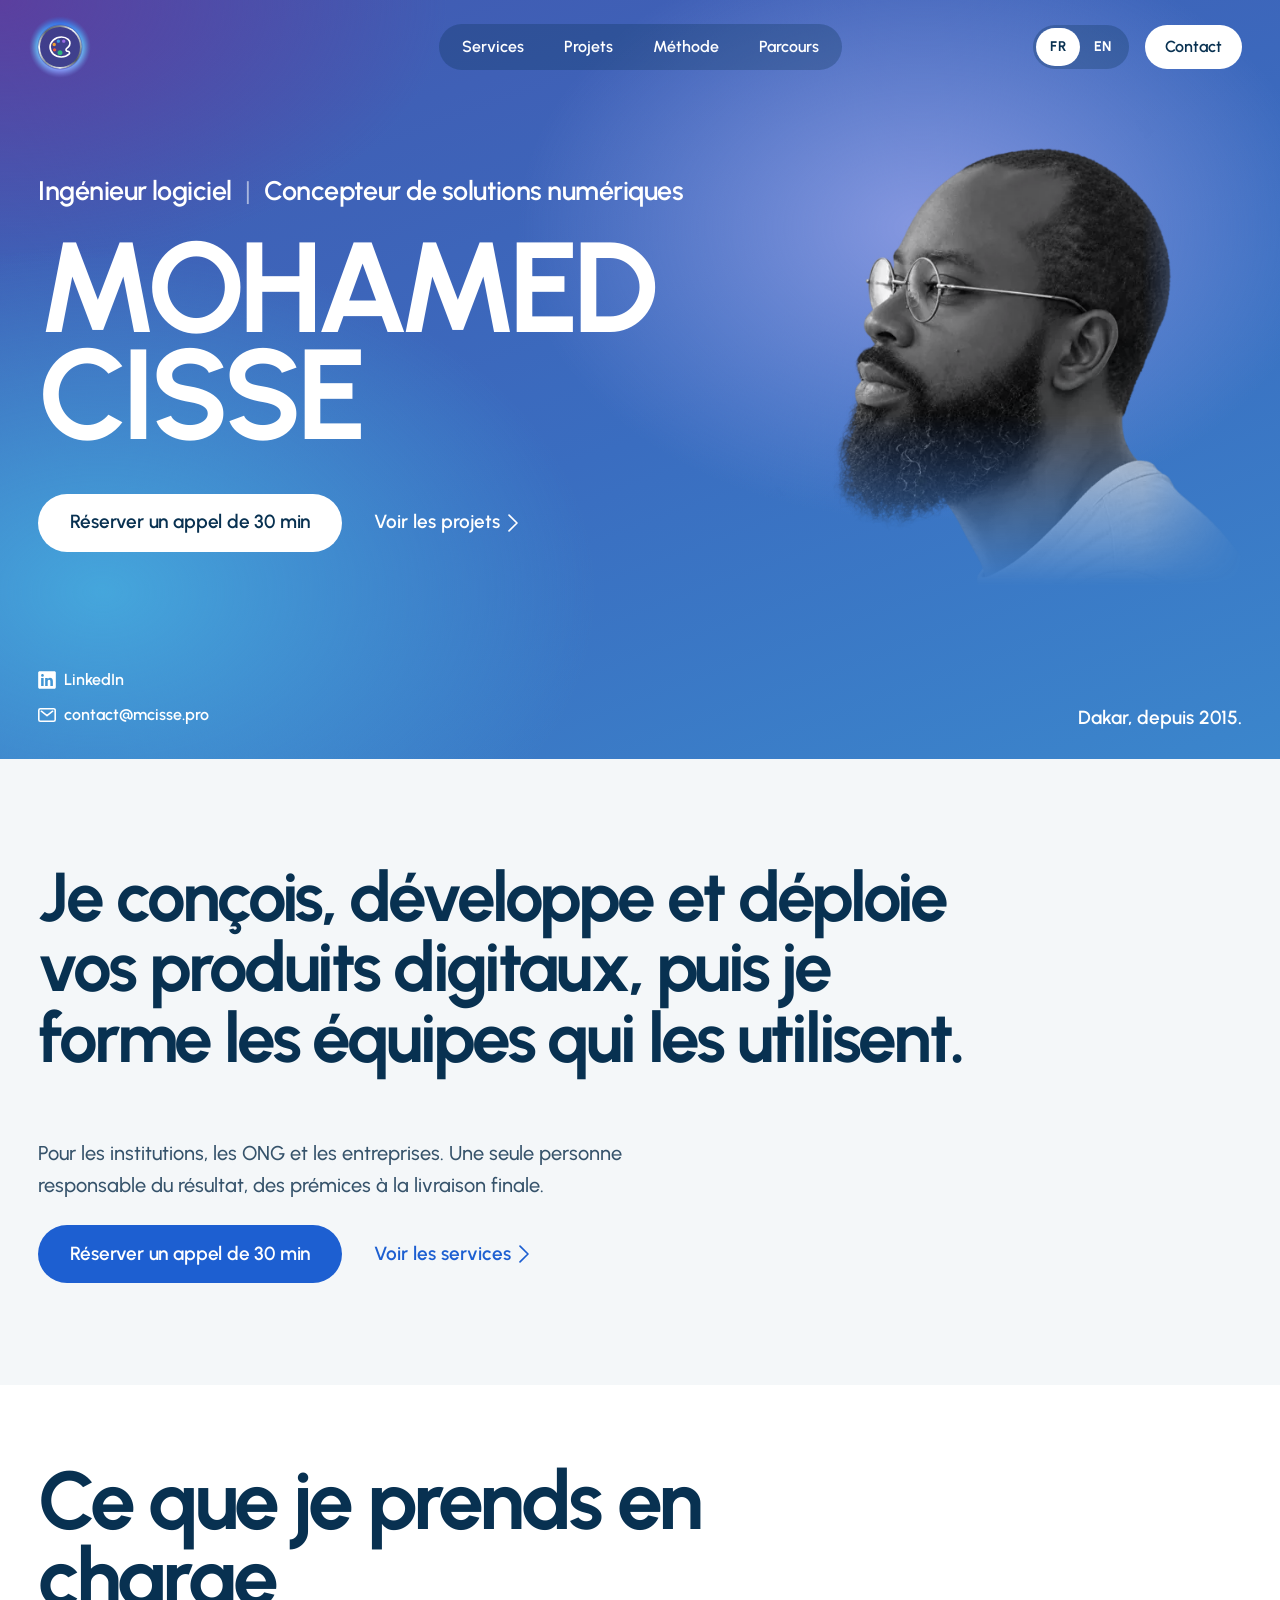
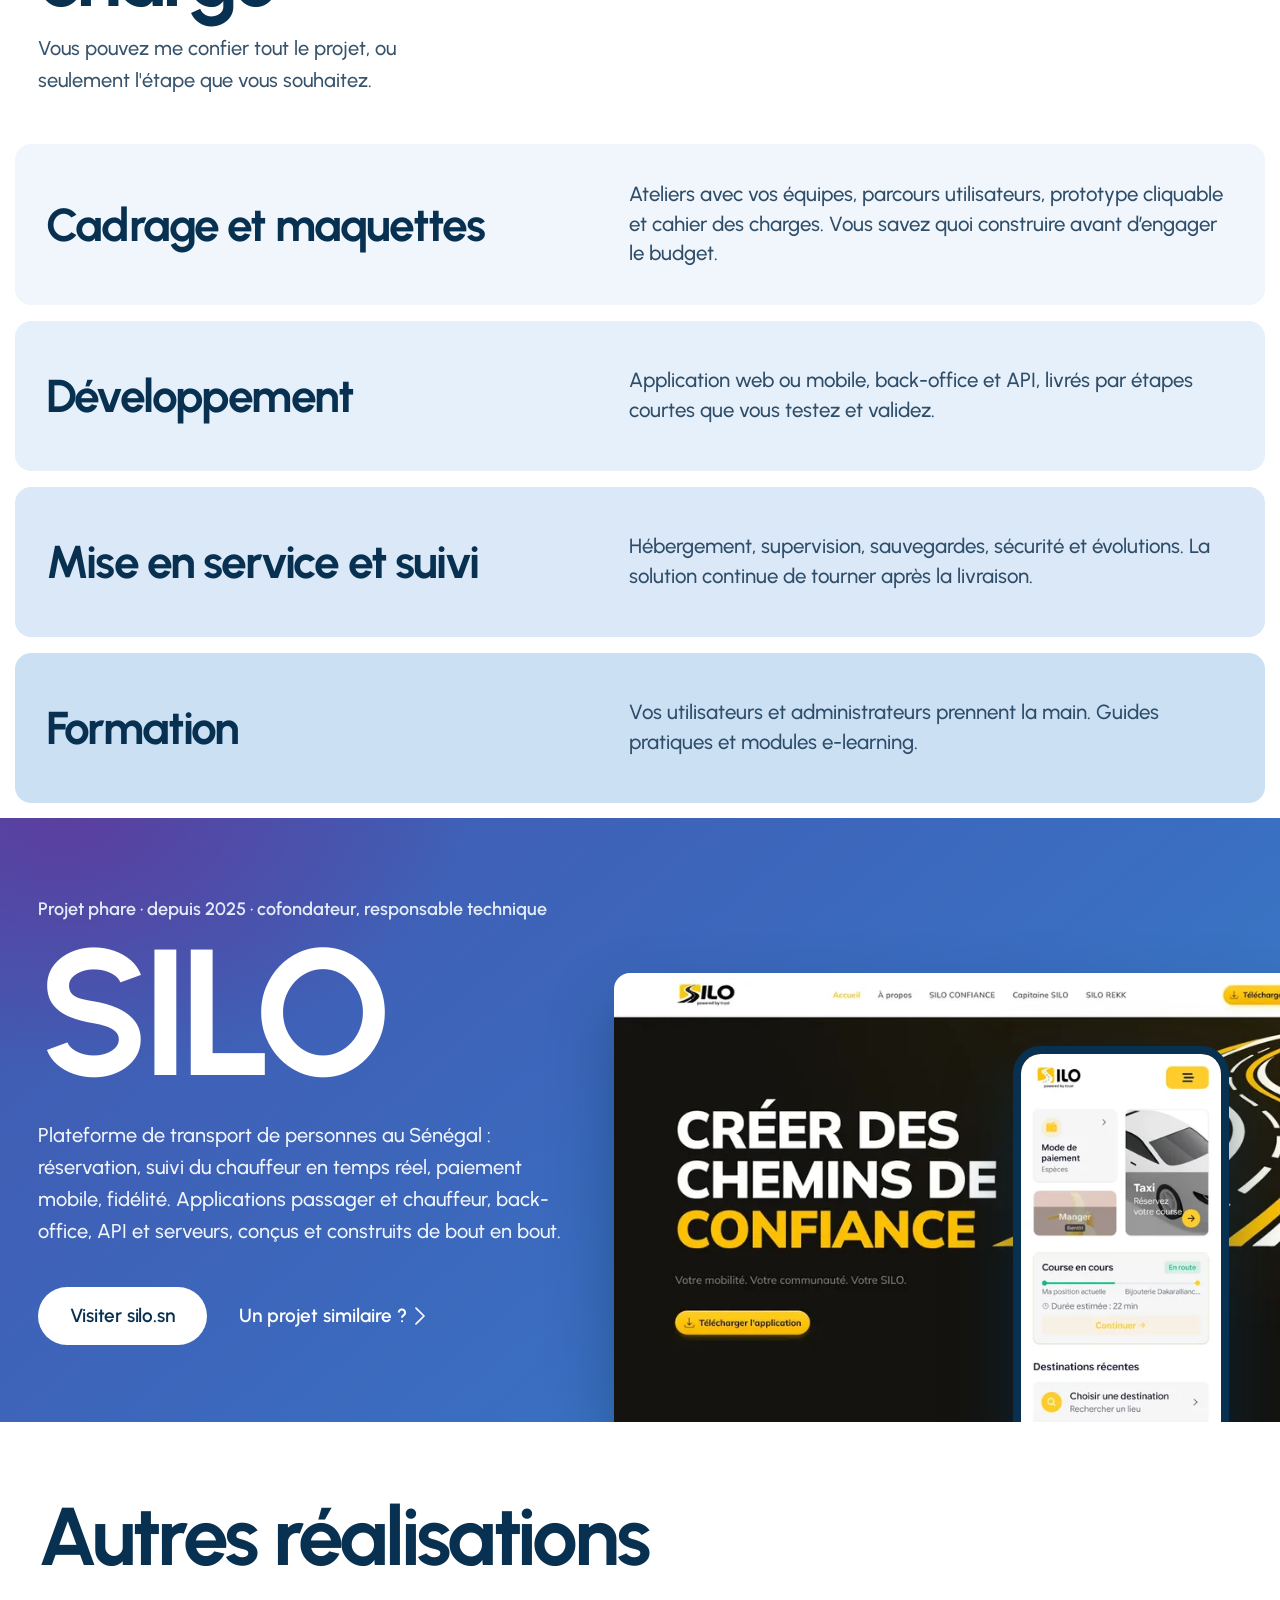
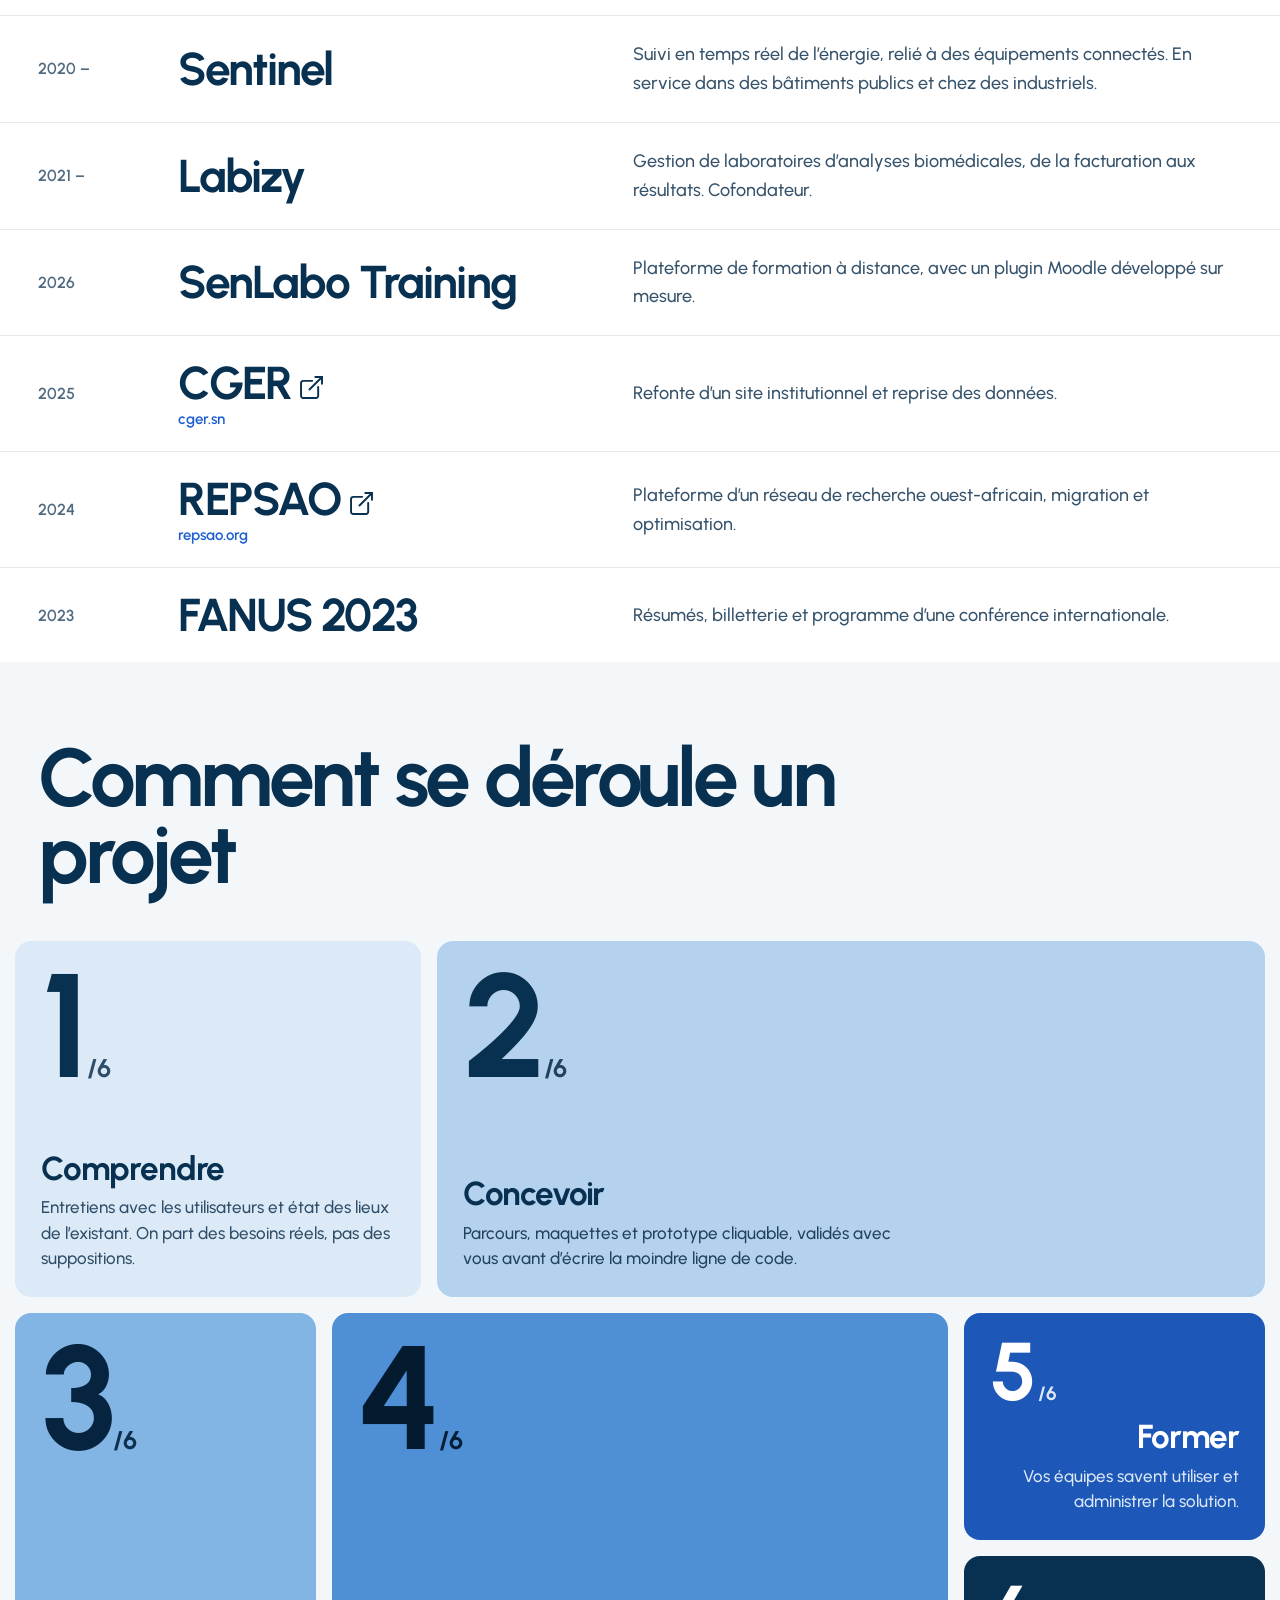
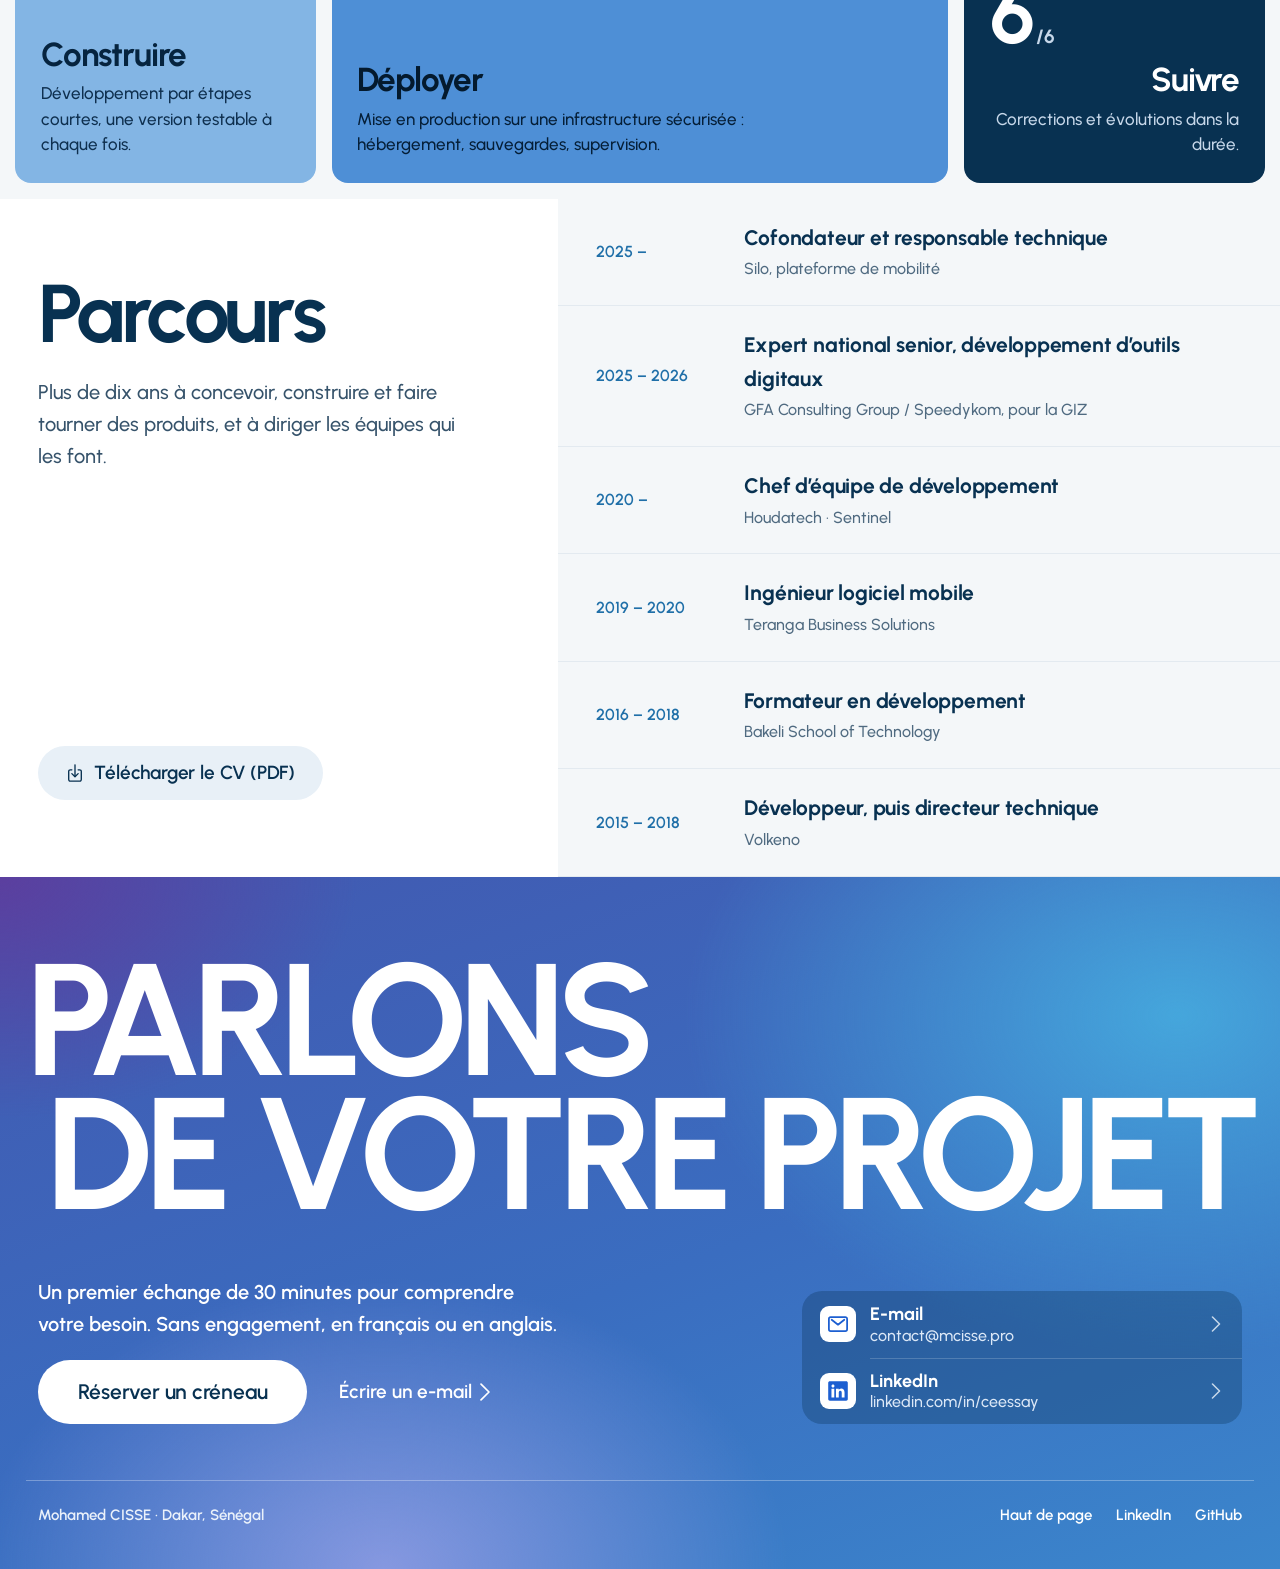
<file: index.html>
<!doctype html>
<html lang="fr">
<head>
<meta charset="utf-8">
<meta name="viewport" content="width=device-width, initial-scale=1, viewport-fit=cover">
<script>document.documentElement.classList.add('js')</script>
<script>(function(){try{var page=document.documentElement.lang;if(page!=='fr')return;if(/bot|crawl|spider|slurp|facebookexternalhit|whatsapp|linkedin|twitter|telegram|preview|headless|lighthouse|pagespeed|gtmetrix/i.test(navigator.userAgent))return;var pref=null;try{pref=localStorage.getItem('mcisse-lang')}catch(e){}if(pref!=='fr'&&pref!=='en'){var ls=(navigator.languages&&navigator.languages.length)?navigator.languages:[navigator.language||''];pref='fr';for(var i=0;i<ls.length;i++){var l=String(ls[i]).toLowerCase();if(l.indexOf('fr')===0){pref='fr';break}if(l.indexOf('en')===0){pref='en';break}}}if(pref!==page){location.replace((pref==='en'?'/en/':'/')+location.hash)}}catch(e){}})();</script>
<title>Mohamed CISSE · Ingénieur logiciel, concepteur de solutions numériques à Dakar</title>
<meta name="description" content="Je conçois, développe et déploie des applications web et mobiles pour les institutions, les ONG et les entreprises, puis je forme les équipes qui les utilisent. Dakar, depuis 2015.">
<link rel="canonical" href="https://mcisse.pro/">
<link rel="alternate" hreflang="fr" href="https://mcisse.pro/">
<link rel="alternate" hreflang="en" href="https://mcisse.pro/en/">
<link rel="alternate" hreflang="x-default" href="https://mcisse.pro/">
<meta property="og:type" content="website">
<meta property="og:url" content="https://mcisse.pro/">
<meta property="og:title" content="Mohamed CISSE · Ingénieur logiciel, concepteur de solutions numériques à Dakar">
<meta property="og:description" content="Je conçois, développe et déploie des applications web et mobiles pour les institutions, les ONG et les entreprises, puis je forme les équipes qui les utilisent. Dakar, depuis 2015.">
<meta property="og:image" content="https://mcisse.pro/img/og-mcisse.jpg">
<meta property="og:image:width" content="1200">
<meta property="og:image:height" content="630">
<meta property="og:locale" content="fr_FR">
<meta name="twitter:card" content="summary_large_image">
<meta name="theme-color" content="#495BB2">
<link rel="icon" href="/icons/favicon-32.png" sizes="32x32" type="image/png">
<link rel="icon" href="/icons/favicon-96.png" sizes="96x96" type="image/png">
<link rel="manifest" href="/manifest.webmanifest">
<link rel="apple-touch-icon" href="/icons/apple-touch-icon.png">
<meta name="apple-mobile-web-app-title" content="M. CISSE">
<meta name="apple-mobile-web-app-capable" content="yes">
<meta name="mobile-web-app-capable" content="yes">
<meta name="apple-mobile-web-app-status-bar-style" content="black-translucent">
<link rel="preload" as="font" type="font/woff2" href="/fonts/urbanist-latin.woff2" crossorigin>
<link rel="preload" as="image" href="/img/portrait-profil-1200.webp" imagesrcset="/img/portrait-profil-600.webp 600w, /img/portrait-profil-900.webp 900w, /img/portrait-profil-1200.webp 1200w" imagesizes="(max-width: 612px) calc(100vw - 12px), (max-width: 1050px) 600px, (max-width: 1490px) calc(45vw - 70px), 600px" fetchpriority="high">
<style>@font-face{font-family:'Urbanist';font-style:normal;font-weight:100 900;font-display:swap;src:url(/fonts/urbanist-latin.woff2) format('woff2')}</style>
<script type="application/ld+json">{"@context": "https://schema.org", "@type": "Person", "name": "Mohamed CISSE", "url": "https://mcisse.pro/", "jobTitle": "Ingénieur logiciel, concepteur de solutions numériques", "email": "mailto:contact@mcisse.pro", "image": "https://mcisse.pro/img/portrait-profil-1200.webp", "address": {"@type": "PostalAddress", "addressLocality": "Dakar", "addressCountry": "SN"}, "sameAs": ["https://linkedin.com/in/ceessay", "https://github.com/ceessay"]}</script>
<style>
body{margin:0;background:#495BB2;transition:background-color .3s ease;padding-left:env(safe-area-inset-left);padding-right:env(safe-area-inset-right)}
@media (prefers-reduced-motion:no-preference){html{scroll-behavior:smooth}}
::selection{background:#083151;color:#FFFFFF}
a{color:inherit;text-underline-offset:4px}
a:focus-visible{outline:2px solid #38A1DB;outline-offset:3px;border-radius:999px}
.cta{transition:background-color .2s ease,transform .15s ease}
.cta:active{transform:scale(0.97)}
.cta-blue:hover{background-color:#174FB3}
.cta-white:hover{background-color:#E8F0F7}
.cta-tint:hover{background-color:#D6E4F1}
.more,.plain{transition:opacity .2s ease}
.more:hover,.plain:hover{opacity:.7}
.seg a{transition:background-color .2s ease}
.seg a:not([aria-current]):hover{background-color:rgba(255,255,255,.16)}
.chip{transition:background-color .2s ease,transform .15s ease}
.chip:hover{background-color:rgba(255,255,255,.26)}
.chip:active,.row:active{transform:scale(0.98)}
.row{transition:background-color .2s ease,transform .15s ease}
.row:hover{background-color:rgba(255,255,255,.1)}
.bento{display:grid;grid-template-columns:repeat(12,minmax(0,1fr));grid-auto-rows:minmax(170px,auto);gap:16px}
.tile{transition:transform .35s cubic-bezier(.2,.8,.2,1)}
.tile:hover{transform:scale(0.985)}
.glass{background:rgba(255,255,255,.82);-webkit-backdrop-filter:blur(20px) saturate(180%);backdrop-filter:blur(20px) saturate(180%);box-shadow:0 10px 30px rgba(8,49,81,.18),0 1px 3px rgba(8,49,81,.08)}
.bar a{transition:background-color .2s ease,opacity .2s ease}
.bar a.item:hover{background-color:rgba(8,49,81,.07)}
.tab{transition:transform .15s ease,background-color .2s ease}
.tab:active{transform:scale(0.94);background-color:rgba(8,49,81,.08)}
.tabbar{display:none}
.topbar{padding-top:calc(24px + env(safe-area-inset-top))!important}.tabbar{bottom:calc(14px + env(safe-area-inset-bottom))!important;left:calc(12px + env(safe-area-inset-left))!important;right:calc(12px + env(safe-area-inset-right))!important}.statusbar{display:none}@media (display-mode:standalone){.statusbar{display:block;position:fixed;top:0;left:0;right:0;height:env(safe-area-inset-top);z-index:80;pointer-events:none;background-color:rgba(8,49,81,0);transition:background-color .3s ease}html[data-tint="clair"] .statusbar{background-color:rgba(8,49,81,.55);-webkit-backdrop-filter:blur(16px);backdrop-filter:blur(16px)}}
.stickybar{display:none!important}html.js .stickybar{display:flex!important}html.js .topbar nav.seg{visibility:hidden}
.stickybar .bar{transition:transform .45s cubic-bezier(.22,.8,.24,1),padding .45s cubic-bezier(.22,.8,.24,1),gap .45s cubic-bezier(.22,.8,.24,1),background-color .45s ease,box-shadow .45s ease,-webkit-backdrop-filter .45s ease,backdrop-filter .45s ease}.stickybar .bar a{white-space:nowrap;overflow:hidden;transition:color .35s ease,background-color .2s ease,padding .45s cubic-bezier(.22,.8,.24,1),max-width .45s cubic-bezier(.22,.8,.24,1),margin .45s cubic-bezier(.22,.8,.24,1),opacity .3s ease .1s,visibility 0s}.stickybar .bar a[data-top]{max-width:80px}.stickybar .bar a.cta{max-width:160px}html[data-bar="on"] .stickybar .bar{transform:translateY(-8px)}
html.js:not([data-bar="on"]) .stickybar .bar{padding:3px!important;gap:0!important;background-color:rgba(8,49,81,.28)!important;box-shadow:none!important;-webkit-backdrop-filter:blur(0) saturate(100%)!important;backdrop-filter:blur(0) saturate(100%)!important}html.js:not([data-bar="on"]) .stickybar .bar a.item{color:#FFFFFF!important;padding:0 20px!important}html.js:not([data-bar="on"]) .stickybar .bar a.item:hover{background-color:rgba(255,255,255,.16)!important}html.js:not([data-bar="on"]) .stickybar .bar a[data-top],html.js:not([data-bar="on"]) .stickybar .bar a.cta{max-width:0!important;padding-left:0!important;padding-right:0!important;margin-left:0!important;margin-right:0!important;opacity:0;visibility:hidden;transition:color .35s ease,padding .45s cubic-bezier(.22,.8,.24,1),max-width .45s cubic-bezier(.22,.8,.24,1),margin .45s cubic-bezier(.22,.8,.24,1),opacity .15s ease,visibility 0s linear .45s}
@media (prefers-reduced-motion:reduce){.stickybar .bar,.stickybar .bar a{transition:none!important}html[data-bar="on"] .stickybar .bar{transform:none}}
html[data-section="top"] [data-nav="top"]{color:#1D5FD1!important;background-color:rgba(29,95,209,.13)!important}
@media (max-width:380px){.tabbar{gap:6px!important;left:calc(8px + env(safe-area-inset-left))!important;right:calc(8px + env(safe-area-inset-right))!important}.tabbar .tab{font-size:10px!important;letter-spacing:-0.02em!important;padding-left:0!important;padding-right:0!important}.tabbar>a.tab{flex-basis:52px!important;width:52px!important;height:52px!important}}
.ic-on{display:none}[aria-current] .ic-off{display:none}[aria-current] .ic-on{display:inline}
html[data-section="offre"] [data-nav="offre"]:not(.cta){color:#1D5FD1!important;background-color:rgba(29,95,209,.13)!important}html[data-section="projets"] [data-nav="projets"]:not(.cta){color:#1D5FD1!important;background-color:rgba(29,95,209,.13)!important}html[data-section="methode"] [data-nav="methode"]:not(.cta){color:#1D5FD1!important;background-color:rgba(29,95,209,.13)!important}html[data-section="parcours"] [data-nav="parcours"]:not(.cta){color:#1D5FD1!important;background-color:rgba(29,95,209,.13)!important}html[data-section="contact"] .tab[data-nav="contact"]{color:#FFFFFF!important;background:#1D5FD1!important}html[data-section="contact"] .bar [data-top]{color:#1D5FD1!important;background-color:rgba(29,95,209,.13)!important}
.line>span{display:block}
.bar,.tabbar>div.glass{position:relative}
.bar a,.tabbar .tab{position:relative;z-index:1}
.pill{position:absolute;left:0;top:0;border-radius:999px;background:rgba(29,95,209,.13);opacity:0;pointer-events:none;transition:opacity .2s ease}
html.pill-ready .bar a.item[aria-current],html.pill-ready[data-section="contact"] .bar a[data-top],html.pill-ready .tabbar div.glass .tab[aria-current]{background-color:transparent!important}
.more svg,.row>svg,h3 .plain svg{transition:transform .2s cubic-bezier(.22,.8,.24,1)}
@keyframes settle{from{transform:scale(1.04)}}
@media (prefers-reduced-motion:no-preference){
.pill{transition:opacity .2s ease,transform .4s cubic-bezier(.22,.8,.24,1),width .4s cubic-bezier(.22,.8,.24,1)}
.more:hover svg,.row:hover>svg{transform:translateX(3px)}
h3 .plain:hover svg{transform:translate(2px,-2px)}
.line{clip-path:inset(-50% -10% 0 -10%)}
.hero-portrait{animation:settle 1.2s cubic-bezier(.22,.8,.24,1) both}
html.motion h2[data-reveal] .line>span{transform:translateY(105%)}
html.motion h2[data-reveal].in .line>span{transform:none;transition:transform .9s cubic-bezier(.22,.8,.24,1)}
html.motion h2[data-reveal].in .line+.line>span{transition-delay:.09s}
html.motion [data-reveal]>li{opacity:0;translate:0 28px}
html.motion [data-reveal]>li.in{opacity:1;translate:none;transition:opacity .5s ease var(--d,0s),translate .7s cubic-bezier(.22,.8,.24,1) var(--d,0s),transform .35s cubic-bezier(.2,.8,.2,1)}
}
.teinte-btn{border:0;margin:0;font:inherit;cursor:pointer;-webkit-tap-highlight-color:transparent}.teinte-btn svg{display:block;flex:none}
.teinte-haut{color:#FFFFFF;background:rgba(8,49,81,.28);border-radius:50%;width:44px;height:44px;padding:0;display:inline-flex;align-items:center;justify-content:center;transition:background-color .2s ease,transform .15s ease}.teinte-haut:hover{background-color:rgba(8,49,81,.4)}.teinte-haut:active{transform:scale(.94)}
.bar .teinte-btn{position:relative;z-index:1;color:#083151;background:transparent;border-radius:999px;min-height:40px;padding:0 10px;display:inline-flex;align-items:center;max-width:60px;overflow:hidden;transition:background-color .2s ease,max-width .45s cubic-bezier(.22,.8,.24,1),padding .45s cubic-bezier(.22,.8,.24,1),opacity .3s ease .1s,visibility 0s}.bar .teinte-btn:hover{background-color:rgba(8,49,81,.07)}html.js:not([data-bar="on"]) .stickybar .bar .teinte-btn{max-width:0;padding-left:0;padding-right:0;opacity:0;visibility:hidden;transition:padding .45s cubic-bezier(.22,.8,.24,1),max-width .45s cubic-bezier(.22,.8,.24,1),opacity .15s ease,visibility 0s linear .45s}
.teinte-btn:focus-visible,.teinte-pastille:focus-visible,.teinte-origine:focus-visible,.teinte-libre:has(:focus-visible){outline:2px solid #38A1DB;outline-offset:3px}
.teinte{position:fixed;z-index:90;width:228px;box-sizing:border-box;padding:16px;border-radius:24px;font-family:'Urbanist',system-ui,sans-serif;color:#083151;transform-origin:top right}.teinte[hidden]{display:none}
.teinte-titre{margin:0 0 12px;font-size:15px;line-height:1.3;font-weight:700;letter-spacing:-0.01em}
.teinte-nuancier{display:grid;grid-template-columns:repeat(4,40px);gap:12px;justify-content:space-between}
.teinte-pastille{position:relative;box-sizing:border-box;width:40px;height:40px;border-radius:50%;border:0;padding:0;margin:0;cursor:pointer;background:var(--c);transition:transform .15s ease,box-shadow .2s ease}.teinte-pastille:hover{transform:scale(1.08)}.teinte-pastille[aria-pressed="true"],.teinte-libre.choisie{box-shadow:0 0 0 3px #FFFFFF,0 0 0 5px var(--c)}
.teinte-libre{background:conic-gradient(red,yellow,lime,cyan,blue,magenta,red);overflow:hidden}.teinte-libre.choisie{background:var(--c)}.teinte-libre input{position:absolute;inset:-8px;width:calc(100% + 16px);height:calc(100% + 16px);opacity:0;cursor:pointer;border:0;padding:0;margin:0}
.teinte-origine{margin-top:16px;width:100%;display:flex;align-items:center;gap:10px;border:0;border-radius:999px;background:rgba(8,49,81,.07);color:#083151;font:inherit;font-size:15px;font-weight:600;padding:0 14px;min-height:44px;cursor:pointer;transition:background-color .2s ease,opacity .2s ease}.teinte-origine:not(:disabled):hover{background:rgba(8,49,81,.12)}.teinte-origine:disabled{opacity:.45;cursor:default}.teinte-origine span{width:16px;height:16px;border-radius:50%;background:var(--c);flex:none}
@media (prefers-reduced-motion:no-preference){.teinte:not([hidden]){animation:teinte-ouvre .22s cubic-bezier(.22,.8,.24,1)}@keyframes teinte-ouvre{from{opacity:0;transform:translateY(-6px) scale(.97)}}}
.teinte-bulle{position:fixed;z-index:85;padding:8px 14px;border-radius:999px;background:#083151;color:#FFFFFF;font-family:'Urbanist',system-ui,sans-serif;font-size:14px;line-height:1.3;font-weight:600;white-space:nowrap;pointer-events:none;box-shadow:0 10px 30px rgba(8,49,81,.25);opacity:0;transform:translateY(-4px);transition:opacity .25s ease,transform .35s cubic-bezier(.22,.8,.24,1)}.teinte-bulle::before{content:"";position:absolute;top:-5px;left:calc(var(--x,50%) - 6px);width:12px;height:12px;border-radius:2px;background:inherit;transform:rotate(45deg)}.teinte-bulle.visible{opacity:1;transform:none}
@media (prefers-reduced-motion:no-preference){.teinte-btn.appel{animation:teinte-appel 1.1s ease-out 2}@keyframes teinte-appel{from{box-shadow:0 0 0 0 color-mix(in srgb,currentColor 55%,transparent)}to{box-shadow:0 0 0 14px color-mix(in srgb,currentColor 0%,transparent)}}}
@media (prefers-reduced-motion:reduce){.teinte-bulle{transition:none}}
@property --teinte-angle{syntax:'<angle>';inherits:false;initial-value:0deg}
.teinte-btn{position:relative}.teinte-btn::before,.teinte-btn::after{content:"";position:absolute;border-radius:inherit;pointer-events:none;background:conic-gradient(from var(--teinte-angle),#7d848b,#f5f7f9 10%,#a4abb2 22%,#4f565d 36%,#dfe3e7 50%,#868d94 62%,#ffffff 74%,#5c636a 88%,#7d848b)}
.teinte-btn::before{inset:0;padding:2px;-webkit-mask:linear-gradient(#000 0 0) content-box,linear-gradient(#000 0 0);-webkit-mask-composite:xor;mask:linear-gradient(#000 0 0) content-box exclude,linear-gradient(#000 0 0)}
.teinte-btn::after{inset:-9px;filter:blur(4px);opacity:.9;background:conic-gradient(from var(--teinte-angle),#2F7BF5,#62C1F2 25%,#8C9BFF 50%,#62C1F2 75%,#2F7BF5);-webkit-mask:radial-gradient(closest-side,transparent calc(100% - 10px),#000 calc(100% - 8px),transparent 100%);mask:radial-gradient(closest-side,transparent calc(100% - 10px),#000 calc(100% - 8px),transparent 100%)}
.teinte-haut{box-shadow:inset 0 1px 1px rgba(255,255,255,.25)}
@media (prefers-reduced-motion:no-preference){.teinte-btn::before,.teinte-btn::after{animation:teinte-metal 5s linear infinite}@keyframes teinte-metal{to{--teinte-angle:360deg}}}
@media (max-width:380px){.topbar .teinte-groupe{gap:10px!important}}
@media (max-width:820px){.topbar{display:flex!important;justify-content:space-between}.ctas{align-self:stretch!important;flex-direction:column;justify-content:center!important;align-items:center!important}.cta-solo{align-self:center!important}.topbar nav.seg{display:none!important}html.js .stickybar,.stickybar{display:none!important}.tabbar{display:flex}.pagefoot{padding-bottom:calc(112px + env(safe-area-inset-bottom))!important}.bento{grid-template-columns:1fr}.bento>.tile{grid-column:auto!important;grid-row:auto!important;min-height:200px}}
</style>

</head>
<body>

<main style="font-family: 'Urbanist', system-ui, sans-serif; color: #083151; font-size: 18px; line-height: 1.6; font-weight: 500">

  <section id="top" style="position: relative; overflow: hidden; box-sizing: border-box; display: flex; flex-direction: column; color: #FFFFFF; background: radial-gradient(55% 65% at 8% 78%, #45A6DC 0%, rgba(69, 166, 220, 0) 70%), radial-gradient(45% 55% at 72% 30%, #8698E0 0%, rgba(134, 152, 224, 0) 70%), radial-gradient(50% 50% at 0% 0%, #5B3F9F 0%, rgba(91, 63, 159, 0) 70%), linear-gradient(160deg, #4258B0 0%, #3A6DC0 55%, #3B86CC 100%)">
    <header class="topbar" style="padding: 24px clamp(20px, 3vw, 48px); display: grid; grid-template-columns: minmax(0, 1fr) auto minmax(0, 1fr); align-items: center; gap: 16px 24px">
      <button type="button" class="teinte-btn teinte-haut" style="justify-self: start" data-teinte aria-haspopup="dialog" aria-expanded="false" aria-controls="teinte" aria-label="Changer la couleur du site" title="Changer la couleur du site"><svg width="22" height="22" aria-hidden="true" viewBox="0 0 48 48" fill="none"><path stroke="currentColor" stroke-miterlimit="10" d="M43.687 34.3912c-0.7464 -0.6898 -1.8432 -0.8594 -2.7816 -1.0177 -1.3003 -0.2148 -1.7978 -0.4523 -2.5553 -1.1307 -1.617 -1.436 -1.617 -3.5165 0 -4.9524l3.4259 -3.0417c5.2465 -4.6358 5.2465 -12.2342 0 -16.87 -3.867 -3.4034 -9.0569 -5.0882 -14.4504 -5.0882 -6.298 0 -12.8786 2.2953 -17.9555 6.7955 -9.4413 8.3446 -9.4413 22.0148 0 30.3594 4.6924 4.1497 11.0243 6.2189 17.2884 6.2641h0.1923c6.264 0 12.4377 -2.0239 16.8248 -5.9249 1.6282 -1.4361 1.3558 -4.1384 0.0114 -5.3934Z" stroke-width="3.6"></path><path fill="#F0A030" d="M11.3366 22.1913c1.9985 0 3.6186 -1.6201 3.6186 -3.6186 0 -1.9985 -1.6201 -3.6186 -3.6186 -3.6186 -1.9985 0 -3.6186 1.6201 -3.6186 3.6186 0 1.9985 1.6201 3.6186 3.6186 3.6186Z"></path><path fill="#E85A3C" d="M12.242 33.8382c1.9985 0 3.6186 -1.6202 3.6186 -3.6188 0 -1.9984 -1.6201 -3.6186 -3.6186 -3.6186 -1.9985 0 -3.6186 1.6202 -3.6186 3.6186 0 1.9986 1.6201 3.6188 3.6186 3.6188Z"></path><path fill="#3A9BE0" d="M20.3825 14.9554c1.9984 0 3.6186 -1.6201 3.6186 -3.6186 0 -1.9985 -1.6202 -3.6186 -3.6186 -3.6186 -1.9985 0 -3.6186 1.6201 -3.6186 3.6186 0 1.9985 1.6201 3.6186 3.6186 3.6186Z"></path><path fill="#2DB57A" d="M24.0006 41.9786c2.9978 0 5.428 -2.4301 5.428 -5.4278 0 -2.9979 -2.4302 -5.428 -5.428 -5.428 -2.9977 0 -5.4279 2.4301 -5.4279 5.428 0 2.9977 2.4302 5.4278 5.4279 5.4278Z"></path><path fill="#9B6BE8" d="M32.1421 14.9554c1.9985 0 3.6186 -1.6201 3.6186 -3.6186 0 -1.9985 -1.6201 -3.6186 -3.6186 -3.6186 -1.9986 0 -3.6187 1.6201 -3.6187 3.6186 0 1.9985 1.6201 3.6186 3.6187 3.6186Z"></path></svg></button>
      <nav class="seg" aria-label="Navigation principale" style="display: inline-flex; flex-wrap: wrap; padding: 3px; border-radius: 999px; background: rgba(8, 49, 81, 0.28); font-size: 16px; font-weight: 600">
        <a href="#offre" style="color: #FFFFFF; text-decoration: none; border-radius: 999px; padding: 0 20px; min-height: 40px; display: inline-flex; align-items: center">Services</a>
        <a href="#projets" style="color: #FFFFFF; text-decoration: none; border-radius: 999px; padding: 0 20px; min-height: 40px; display: inline-flex; align-items: center">Projets</a>
        <a href="#methode" style="color: #FFFFFF; text-decoration: none; border-radius: 999px; padding: 0 20px; min-height: 40px; display: inline-flex; align-items: center">Méthode</a>
        <a href="#parcours" style="color: #FFFFFF; text-decoration: none; border-radius: 999px; padding: 0 20px; min-height: 40px; display: inline-flex; align-items: center">Parcours</a>
      </nav>
      <div class="teinte-groupe" style="justify-self: end; display: flex; align-items: center; gap: 16px">
        <div class="seg" role="group" aria-label="Langue" style="display: inline-flex; padding: 3px; border-radius: 999px; background: rgba(8, 49, 81, 0.28); font-size: 14px; font-weight: 700; letter-spacing: 0.02em">
          <a href="/" aria-current="true" hreflang="fr" style="color: #083151; background: #FFFFFF; text-decoration: none; border-radius: 999px; padding: 0 14px; min-height: 38px; min-width: 44px; box-sizing: border-box; display: inline-flex; align-items: center; justify-content: center">FR</a>
          <a href="/en/" hreflang="en" lang="en" style="color: #FFFFFF; text-decoration: none; border-radius: 999px; padding: 0 14px; min-height: 38px; min-width: 44px; box-sizing: border-box; display: inline-flex; align-items: center; justify-content: center">EN</a>
        </div>
        <a href="#contact" class="cta cta-white" style="color: #083151; background: #FFFFFF; font-weight: 600; font-size: 16px; text-decoration: none; border-radius: 999px; padding: 0 20px; min-height: 44px; display: inline-flex; align-items: center">Contact</a>
      </div>
    </header>

    <div style="flex-grow: 1; display: flex; flex-wrap: wrap; align-items: stretch">
      <div style="flex: 1 1 560px; min-width: 0; position: relative; z-index: 1; padding: clamp(16px, 2vw, 32px) clamp(20px, 3vw, 48px) clamp(40px, 4.5vw, 64px); display: flex; flex-direction: column; justify-content: center">
        <p style="margin: 0; max-width: 24em; font-size: clamp(22px, 2.1vw, 30px); line-height: 1.25; font-weight: 600; letter-spacing: -0.02em"><span style="white-space: nowrap">Ingénieur logiciel</span> <span aria-hidden="true" style="opacity: 0.55; font-weight: 400; margin: 0 0.3em">|</span> <span style="white-space: nowrap">Concepteur de solutions numériques</span></p>
        <h1 style="margin: clamp(16px, 2vw, 28px) 0 0; font-weight: 700; font-size: clamp(56px, 10vw, 168px); line-height: 0.84; letter-spacing: -0.05em; text-transform: uppercase">
          <span style="display: block">Mohamed</span>
          <span style="display: block">CISSE</span>
        </h1>
        <div class="ctas" style="margin-top: clamp(32px, 3.5vw, 48px); display: flex; flex-wrap: wrap; gap: 16px 32px; align-items: center">
          <a href="https://cal.com/mcisse" target="_blank" rel="noopener" class="cta cta-white" style="color: #083151; background: #FFFFFF; font-weight: 600; font-size: 19px; letter-spacing: -0.01em; text-decoration: none; border-radius: 999px; padding: 0 32px; min-height: 58px; display: inline-flex; align-items: center">Réserver un appel de 30 min</a>
          <a href="#projets" class="more" style="color: #FFFFFF; font-weight: 600; font-size: 19px; text-decoration: none; min-height: 44px; display: inline-flex; align-items: center; gap: 4px">Voir les projets<svg width="18" height="18" aria-hidden="true" viewBox="0 0 48 48" fill="none"><path stroke="currentColor" stroke-linecap="round" stroke-linejoin="round" d="m13.416 2.832 21.168 21.1681L13.416 45.168" stroke-width="4.5"></path></svg></a>
        </div>
      </div>
      <div style="flex: 1 1 420px; min-width: 0; min-height: 360px; padding: clamp(16px, 2vw, 32px) clamp(12px, 2vw, 40px) clamp(24px, 3vw, 40px) 0; box-sizing: border-box; display: flex; align-items: center; justify-content: center">
        <img class="hero-portrait" src="/img/portrait-profil-1200.webp" alt="Portrait de profil de Mohamed CISSE" width="1200" height="1200" fetchpriority="high" srcset="/img/portrait-profil-600.webp 600w, /img/portrait-profil-900.webp 900w, /img/portrait-profil-1200.webp 1200w" sizes="(max-width: 612px) calc(100vw - 12px), (max-width: 1050px) 600px, (max-width: 1490px) calc(45vw - 70px), 600px" style="display: block; width: 100%; max-width: 600px; height: auto; max-height: 600px; object-fit: contain; object-position: center; -webkit-mask-image: linear-gradient(to bottom, #000 58%, rgba(0, 0, 0, 0) 92%), linear-gradient(to left, rgba(0, 0, 0, 0) 2%, #000 22%); -webkit-mask-composite: source-in; mask-image: linear-gradient(to bottom, #000 58%, rgba(0, 0, 0, 0) 92%), linear-gradient(to left, rgba(0, 0, 0, 0) 2%, #000 22%); mask-composite: intersect">
      </div>
    </div>
    <div style="position: relative; z-index: 1; padding: 0 clamp(20px, 3vw, 48px) 28px; display: flex; flex-wrap: wrap; gap: 16px 48px; justify-content: space-between; align-items: flex-end">
      <ul style="margin: 0; padding: 0; list-style: none; display: flex; flex-direction: column; gap: 2px; font-size: 16px; font-weight: 600">
        <li><a href="https://linkedin.com/in/ceessay" class="plain" style="color: #FFFFFF; text-decoration: none; display: inline-flex; gap: 8px; align-items: center; min-height: 32px"><svg width="18" height="18" aria-hidden="true" viewBox="0 0 48 48" fill="none"><path fill="currentColor" d="M43.7578 0.48H4.4994C2.3543 0.48 0.48 2.0235 0.48 4.1435V43.489c0 2.1315 1.8743 4.031 4.0194 4.031h39.2469c2.1567 0 3.7736 -1.9121 3.7736 -4.031V4.1435C47.5326 2.0235 45.903 0.48 43.7578 0.48ZM15.0614 39.6901h-6.739V18.7374h6.739v20.9527ZM11.925 15.5516h-0.0483c-2.1567 0 -3.5532 -1.6054 -3.5532 -3.615 0 -2.0465 1.4333 -3.6142 3.6383 -3.6142 2.2049 0 3.5542 1.5562 3.6025 3.6142 -0.001 2.0096 -1.3976 3.615 -3.6393 3.615Zm27.7651 24.1385h-6.7389V28.2336c0 -2.7447 -0.9806 -4.62 -3.4188 -4.62 -1.8627 0 -2.9652 1.26 -3.4556 2.4875 -0.1837 0.4409 -0.233 1.0416 -0.233 1.6548v11.9342h-6.7389V18.7374h6.7389v2.9159c0.9806 -1.3966 2.5126 -3.4062 6.0774 -3.4062 4.4236 0 7.77 2.9158 7.77 9.2021l-0.0011 12.2409Z" stroke-width="3"></path></svg>LinkedIn</a></li>
        <li><a href="mailto:contact@mcisse.pro" class="plain" style="color: #FFFFFF; text-decoration: none; display: inline-flex; gap: 8px; align-items: center; min-height: 32px"><svg width="18" height="18" aria-hidden="true" viewBox="0 0 48 48" fill="none"><path stroke="currentColor" stroke-linecap="round" stroke-linejoin="round" d="M41.64 7.2H6.36c-2.3196 0 -4.2 1.8804 -4.2 4.1999V36.6c0 2.3195 1.8804 4.2 4.2 4.2h35.28c2.3195 0 4.2 -1.8805 4.2 -4.2V11.3999c0 -2.3195 -1.8805 -4.1999 -4.2 -4.1999Z" stroke-width="4.2"></path> <path stroke="currentColor" stroke-linecap="round" stroke-linejoin="round" d="m8.8795 13.9199 15.12 11.76 15.12 -11.76" stroke-width="4.2"></path></svg>contact@mcisse.pro</a></li>
      </ul>
      <p style="margin: 0; font-size: 19px; line-height: 1.45; font-weight: 600; text-align: right">Dakar, depuis 2015.</p>
    </div>
  </section>
  <div>
  <div class="stickybar" style="position: fixed; top: 24px; left: 0; right: 0; z-index: 50; height: 0; display: flex; justify-content: center; pointer-events: none">
    <nav class="bar glass" aria-label="Navigation rapide" style="pointer-events: auto; display: flex; align-items: center; gap: 6px; padding: 6px 6px 6px 18px; border-radius: 999px; font-size: 16px; font-weight: 600; height: fit-content">
      <a href="#top" data-top="1" class="item" aria-label="MC, haut de page" style="color: #083151; text-decoration: none; font-weight: 700; font-size: 20px; letter-spacing: -0.04em; margin-left: -12px; border-radius: 999px; padding: 0 12px; min-height: 40px; display: inline-flex; align-items: center">MC</a>
      <a href="#offre" data-nav="offre" class="item" style="color: #083151; text-decoration: none; border-radius: 999px; padding: 0 16px; min-height: 40px; display: inline-flex; align-items: center">Services</a><a href="#projets" data-nav="projets" class="item" style="color: #083151; text-decoration: none; border-radius: 999px; padding: 0 16px; min-height: 40px; display: inline-flex; align-items: center">Projets</a><a href="#methode" data-nav="methode" class="item" style="color: #083151; text-decoration: none; border-radius: 999px; padding: 0 16px; min-height: 40px; display: inline-flex; align-items: center">Méthode</a><a href="#parcours" data-nav="parcours" class="item" style="color: #083151; text-decoration: none; border-radius: 999px; padding: 0 16px; min-height: 40px; display: inline-flex; align-items: center">Parcours</a>
      <button type="button" class="teinte-btn teinte-barre" data-teinte aria-haspopup="dialog" aria-expanded="false" aria-controls="teinte" aria-label="Changer la couleur du site" title="Changer la couleur du site"><svg width="22" height="22" aria-hidden="true" viewBox="0 0 48 48" fill="none"><path stroke="currentColor" stroke-miterlimit="10" d="M43.687 34.3912c-0.7464 -0.6898 -1.8432 -0.8594 -2.7816 -1.0177 -1.3003 -0.2148 -1.7978 -0.4523 -2.5553 -1.1307 -1.617 -1.436 -1.617 -3.5165 0 -4.9524l3.4259 -3.0417c5.2465 -4.6358 5.2465 -12.2342 0 -16.87 -3.867 -3.4034 -9.0569 -5.0882 -14.4504 -5.0882 -6.298 0 -12.8786 2.2953 -17.9555 6.7955 -9.4413 8.3446 -9.4413 22.0148 0 30.3594 4.6924 4.1497 11.0243 6.2189 17.2884 6.2641h0.1923c6.264 0 12.4377 -2.0239 16.8248 -5.9249 1.6282 -1.4361 1.3558 -4.1384 0.0114 -5.3934Z" stroke-width="3.6"></path><path fill="#F0A030" d="M11.3366 22.1913c1.9985 0 3.6186 -1.6201 3.6186 -3.6186 0 -1.9985 -1.6201 -3.6186 -3.6186 -3.6186 -1.9985 0 -3.6186 1.6201 -3.6186 3.6186 0 1.9985 1.6201 3.6186 3.6186 3.6186Z"></path><path fill="#E85A3C" d="M12.242 33.8382c1.9985 0 3.6186 -1.6202 3.6186 -3.6188 0 -1.9984 -1.6201 -3.6186 -3.6186 -3.6186 -1.9985 0 -3.6186 1.6202 -3.6186 3.6186 0 1.9986 1.6201 3.6188 3.6186 3.6188Z"></path><path fill="#3A9BE0" d="M20.3825 14.9554c1.9984 0 3.6186 -1.6201 3.6186 -3.6186 0 -1.9985 -1.6202 -3.6186 -3.6186 -3.6186 -1.9985 0 -3.6186 1.6201 -3.6186 3.6186 0 1.9985 1.6201 3.6186 3.6186 3.6186Z"></path><path fill="#2DB57A" d="M24.0006 41.9786c2.9978 0 5.428 -2.4301 5.428 -5.4278 0 -2.9979 -2.4302 -5.428 -5.428 -5.428 -2.9977 0 -5.4279 2.4301 -5.4279 5.428 0 2.9977 2.4302 5.4278 5.4279 5.4278Z"></path><path fill="#9B6BE8" d="M32.1421 14.9554c1.9985 0 3.6186 -1.6201 3.6186 -3.6186 0 -1.9985 -1.6201 -3.6186 -3.6186 -3.6186 -1.9986 0 -3.6187 1.6201 -3.6187 3.6186 0 1.9985 1.6201 3.6186 3.6187 3.6186Z"></path></svg></button>
      <a href="#contact" data-nav="contact" class="cta cta-blue" style="margin-left: 6px; color: #FFFFFF; background: #1D5FD1; text-decoration: none; border-radius: 999px; padding: 0 20px; min-height: 40px; display: inline-flex; align-items: center">Contact</a>
    </nav>
  </div>


  <section id="intro" style="box-sizing: border-box; background: #F4F7F9; padding: clamp(80px, 8vw, 128px) clamp(20px, 3vw, 48px); display: flex; flex-direction: column; gap: clamp(48px, 5vw, 72px)">
    <p style="margin: 0; font-size: clamp(34px, 5.4vw, 88px); line-height: 1.02; font-weight: 700; letter-spacing: -0.045em; text-wrap: balance">Je conçois, développe et déploie vos produits digitaux, puis je forme les équipes qui les utilisent.</p>
    <div style="display: flex; flex-wrap: wrap; gap: 32px 64px; align-items: flex-end; justify-content: space-between">
      <div style="flex: 1 1 420px; display: flex; flex-direction: column; gap: 24px; align-items: flex-start">
        <p style="margin: 0; max-width: 30em; font-size: 20px; color: #36536B">Pour les institutions, les ONG et les entreprises. Une seule personne responsable du résultat, des prémices à la livraison finale.</p>
        <div class="ctas" style="display: flex; flex-wrap: wrap; gap: 16px 32px; align-items: center">
          <a href="https://cal.com/mcisse" target="_blank" rel="noopener" class="cta cta-blue" style="color: #FFFFFF; background: #1D5FD1; font-weight: 600; font-size: 19px; letter-spacing: -0.01em; text-decoration: none; border-radius: 999px; padding: 0 32px; min-height: 58px; display: inline-flex; align-items: center">Réserver un appel de 30 min</a>
          <a href="#offre" class="more" style="color: #1D5FD1; font-weight: 600; font-size: 19px; text-decoration: none; text-underline-offset: 5px; min-height: 44px; display: inline-flex; align-items: center; gap: 4px">Voir les services<svg width="18" height="18" aria-hidden="true" viewBox="0 0 48 48" fill="none"><path stroke="currentColor" stroke-linecap="round" stroke-linejoin="round" d="m13.416 2.832 21.168 21.1681L13.416 45.168" stroke-width="4.5"></path></svg></a>
        </div>
      </div>
    </div>
  </section>

  <section id="offre" style="box-sizing: border-box; background: #FFFFFF; padding: clamp(56px, 6vw, 96px) clamp(12px, 1.2vw, 16px) clamp(12px, 1.2vw, 16px)">
    <div style="display: flex; flex-wrap: wrap; gap: 16px 64px; align-items: flex-end; justify-content: space-between; padding: 0 clamp(8px, 1.8vw, 32px) 48px">
      <h2 style="margin: 0; font-size: clamp(44px, 6.4vw, 104px); line-height: 0.94; font-weight: 700; letter-spacing: -0.045em; max-width: 9em">Ce que je prends en charge</h2>
      <p style="margin: 0; max-width: 22em; font-size: 20px; color: #36536B">Vous pouvez me confier tout le projet, ou seulement l'étape que vous souhaitez.</p>
    </div>
    <ul style="margin: 0; padding: 0; list-style: none; display: flex; flex-direction: column; gap: 16px">
      <li class="tile" style="background: #F1F6FC; color: #083151; border-radius: 16px; padding: clamp(24px, 2.8vw, 40px) clamp(20px, 2.4vw, 36px); min-height: 150px; box-sizing: border-box; display: flex; flex-wrap: wrap; gap: 12px 48px; align-items: center">
        <h3 style="flex: 1 1 380px; margin: 0; font-size: clamp(32px, 3.6vw, 56px); line-height: 1; font-weight: 700; letter-spacing: -0.04em">Cadrage et maquettes</h3>
        <p style="flex: 1.2 1 420px; margin: 0; max-width: 32em; font-size: clamp(20px, 1.6vw, 24px); line-height: 1.45; font-weight: 500; color: #2E4D69">Ateliers avec vos équipes, parcours utilisateurs, prototype cliquable et cahier des charges. Vous savez quoi construire avant d’engager le budget.</p>
      </li>
      <li class="tile" style="background: #E6F0FA; color: #083151; border-radius: 16px; padding: clamp(24px, 2.8vw, 40px) clamp(20px, 2.4vw, 36px); min-height: 150px; box-sizing: border-box; display: flex; flex-wrap: wrap; gap: 12px 48px; align-items: center">
        <h3 style="flex: 1 1 380px; margin: 0; font-size: clamp(32px, 3.6vw, 56px); line-height: 1; font-weight: 700; letter-spacing: -0.04em">Développement</h3>
        <p style="flex: 1.2 1 420px; margin: 0; max-width: 32em; font-size: clamp(20px, 1.6vw, 24px); line-height: 1.45; font-weight: 500; color: #2E4D69">Application web ou mobile, back-office et API, livrés par étapes courtes que vous testez et validez.</p>
      </li>
      <li class="tile" style="background: #DAE8F7; color: #083151; border-radius: 16px; padding: clamp(24px, 2.8vw, 40px) clamp(20px, 2.4vw, 36px); min-height: 150px; box-sizing: border-box; display: flex; flex-wrap: wrap; gap: 12px 48px; align-items: center">
        <h3 style="flex: 1 1 380px; margin: 0; font-size: clamp(32px, 3.6vw, 56px); line-height: 1; font-weight: 700; letter-spacing: -0.04em">Mise en service et suivi</h3>
        <p style="flex: 1.2 1 420px; margin: 0; max-width: 32em; font-size: clamp(20px, 1.6vw, 24px); line-height: 1.45; font-weight: 500; color: #2E4D69">Hébergement, supervision, sauvegardes, sécurité et évolutions. La solution continue de tourner après la livraison.</p>
      </li>
      <li class="tile" style="background: #CCE0F4; color: #083151; border-radius: 16px; padding: clamp(24px, 2.8vw, 40px) clamp(20px, 2.4vw, 36px); min-height: 150px; box-sizing: border-box; display: flex; flex-wrap: wrap; gap: 12px 48px; align-items: center">
        <h3 style="flex: 1 1 380px; margin: 0; font-size: clamp(32px, 3.6vw, 56px); line-height: 1; font-weight: 700; letter-spacing: -0.04em">Formation</h3>
        <p style="flex: 1.2 1 420px; margin: 0; max-width: 32em; font-size: clamp(20px, 1.6vw, 24px); line-height: 1.45; font-weight: 500; color: #2E4D69">Vos utilisateurs et administrateurs prennent la main. Guides pratiques et modules e-learning.</p>
      </li>
    </ul>
  </section>

  <section id="projets" style="position: relative; overflow: hidden; box-sizing: border-box; color: #FFFFFF; background: radial-gradient(50% 70% at 95% 100%, #45A6DC 0%, rgba(69, 166, 220, 0) 70%), radial-gradient(45% 60% at 5% 0%, #5B3F9F 0%, rgba(91, 63, 159, 0) 70%), linear-gradient(140deg, #4258B0 0%, #3A6DC0 60%, #3B86CC 100%); display: flex; flex-wrap: wrap; align-items: stretch">
    <div style="flex: 1 1 420px; min-width: 0; padding: clamp(56px, 6vw, 96px) clamp(20px, 3vw, 48px); display: flex; flex-direction: column; justify-content: space-between; gap: 40px">
      <div>
        <p style="margin: 0; font-size: 18px; font-weight: 600; color: #E3ECF8">Projet phare · depuis 2025 · cofondateur, responsable technique</p>
        <h2 style="margin: 16px 0 0; font-size: clamp(96px, 14vw, 220px); line-height: 0.82; font-weight: 700; letter-spacing: -0.055em; text-transform: uppercase">Silo</h2>
        <p style="margin: 32px 0 0; max-width: 30em; font-size: 20px; color: #F2F6FC">Plateforme de transport de personnes au Sénégal : réservation, suivi du chauffeur en temps réel, paiement mobile, fidélité. Applications passager et chauffeur, back-office, API et serveurs, conçus et construits de bout en bout.</p>
      </div>
      <div class="ctas" style="display: flex; flex-wrap: wrap; gap: 16px 32px; align-items: center">
        <a href="https://silo.sn" class="cta cta-white" style="color: #083151; background: #FFFFFF; font-weight: 600; font-size: 19px; letter-spacing: -0.01em; text-decoration: none; border-radius: 999px; padding: 0 32px; min-height: 58px; display: inline-flex; align-items: center">Visiter silo.sn</a>
        <a href="#contact" class="more" style="color: #FFFFFF; font-weight: 600; font-size: 19px; text-decoration: none; text-underline-offset: 5px; min-height: 44px; display: inline-flex; align-items: center; gap: 4px">Un projet similaire ?<svg width="18" height="18" aria-hidden="true" viewBox="0 0 48 48" fill="none"><path stroke="currentColor" stroke-linecap="round" stroke-linejoin="round" d="m13.416 2.832 21.168 21.1681L13.416 45.168" stroke-width="4.5"></path></svg></a>
      </div>
    </div>
    <div style="flex: 1.25 1 520px; min-width: 0; position: relative; min-height: clamp(300px, 42vw, 560px)">
      <img loading="lazy" src="/img/silo-site.webp" srcset="/img/silo-site-700.webp 700w, /img/silo-site-900.webp 900w, /img/silo-site.webp 1200w" sizes="(max-width: 980px) 118vw, 62vw" alt="Site web de Silo" style="position: absolute; left: 0; bottom: 0; width: 118%; height: auto; display: block; border-radius: 16px 0 0 0; box-shadow: 0 32px 64px rgba(8, 49, 81, 0.4)">
      <img loading="lazy" src="/img/silo-passager-420.webp" srcset="/img/silo-passager-240.webp 240w, /img/silo-passager-420.webp 420w, /img/silo-passager-640.webp 640w" sizes="(max-width: 980px) 30vw, 16vw" alt="Application passager Silo" style="position: absolute; right: clamp(20px, 4vw, 72px); bottom: -40px; width: 30%; aspect-ratio: 9 / 18; object-fit: cover; object-position: top; display: block; border-radius: 28px; border: 8px solid #083151; box-shadow: 0 32px 64px rgba(8, 49, 81, 0.5)">
    </div>
  </section>

  <section id="realisations" aria-label="Autres réalisations" style="box-sizing: border-box; background: #FFFFFF; padding: clamp(56px, 6vw, 96px) 0 0; display: flex; flex-direction: column">
    <h2 style="margin: 0; padding: 0 clamp(20px, 3vw, 48px) 40px; font-size: clamp(44px, 6.4vw, 104px); line-height: 0.94; font-weight: 700; letter-spacing: -0.045em">Autres réalisations</h2>
    <ul style="flex-grow: 1; margin: 0; padding: 0; list-style: none; display: flex; flex-direction: column">
        <li style="flex-grow: 1; display: flex; flex-wrap: wrap; gap: 8px 40px; align-items: center; padding: 24px clamp(20px, 3vw, 48px); border-top: 1px solid #E3EAF0">
          <span style="flex: 0 0 100px; font-size: 16px; font-weight: 600; color: #4F6A80; font-variant-numeric: tabular-nums">2020 –</span>
          <h3 style="flex: 1 1 300px; margin: 0; font-size: clamp(32px, 3.6vw, 56px); line-height: 1; font-weight: 700; letter-spacing: -0.04em">Sentinel</h3>
          <p style="flex: 2 1 380px; margin: 0; color: #36536B">Suivi en temps réel de l’énergie, relié à des équipements connectés. En service dans des bâtiments publics et chez des industriels.</p>
        </li>
        <li style="flex-grow: 1; display: flex; flex-wrap: wrap; gap: 8px 40px; align-items: center; padding: 24px clamp(20px, 3vw, 48px); border-top: 1px solid #E3EAF0">
          <span style="flex: 0 0 100px; font-size: 16px; font-weight: 600; color: #4F6A80; font-variant-numeric: tabular-nums">2021 –</span>
          <h3 style="flex: 1 1 300px; margin: 0; font-size: clamp(32px, 3.6vw, 56px); line-height: 1; font-weight: 700; letter-spacing: -0.04em">Labizy</h3>
          <p style="flex: 2 1 380px; margin: 0; color: #36536B">Gestion de laboratoires d’analyses biomédicales, de la facturation aux résultats. Cofondateur.</p>
        </li>
        <li style="flex-grow: 1; display: flex; flex-wrap: wrap; gap: 8px 40px; align-items: center; padding: 24px clamp(20px, 3vw, 48px); border-top: 1px solid #E3EAF0">
          <span style="flex: 0 0 100px; font-size: 16px; font-weight: 600; color: #4F6A80; font-variant-numeric: tabular-nums">2026</span>
          <h3 style="flex: 1 1 300px; margin: 0; font-size: clamp(32px, 3.6vw, 56px); line-height: 1; font-weight: 700; letter-spacing: -0.04em">SenLabo Training</h3>
          <p style="flex: 2 1 380px; margin: 0; color: #36536B">Plateforme de formation à distance, avec un plugin Moodle développé sur mesure.</p>
        </li>
        <li style="flex-grow: 1; display: flex; flex-wrap: wrap; gap: 8px 40px; align-items: center; padding: 24px clamp(20px, 3vw, 48px); border-top: 1px solid #E3EAF0">
          <span style="flex: 0 0 100px; font-size: 16px; font-weight: 600; color: #4F6A80; font-variant-numeric: tabular-nums">2025</span>
          <h3 style="flex: 1 1 300px; margin: 0; font-size: clamp(32px, 3.6vw, 56px); line-height: 1; font-weight: 700; letter-spacing: -0.04em"><a href="https://cger.sn" target="_blank" rel="noopener" class="plain" style="color: inherit; text-decoration: none; display: inline-flex; align-items: baseline; gap: 0.2em">CGER<svg width="0.5em" height="0.5em" aria-hidden="true" style="flex: 0 0 auto" viewBox="0 0 48 48" fill="none"><path stroke="currentColor" stroke-linecap="round" stroke-linejoin="round" d="M37.8983 22.6102v18.7626c0 1.1847 -0.4707 2.321 -1.3086 3.1588 -0.8377 0.8378 -1.974 1.3084 -3.1587 1.3084H6.6273c-1.1848 0 -2.3211 -0.4706 -3.1589 -1.3084 -0.8377 -0.8378 -1.3084 -1.9741 -1.3084 -3.1588V14.5691c0 -1.1849 0.4707 -2.3211 1.3084 -3.1589 0.8378 -0.8378 1.9741 -1.3085 3.1589 -1.3085h18.7625" stroke-width="4"></path> <path stroke="currentColor" stroke-linecap="round" stroke-linejoin="round" d="M45.8394 16.0582V2.16H31.9411" stroke-width="4"></path> <path stroke="currentColor" stroke-linecap="round" stroke-linejoin="round" d="M19.8 28.2 45.84 2.16" stroke-width="4"></path></svg><span style="position: absolute; width: 1px; height: 1px; overflow: hidden; clip: rect(0 0 0 0); white-space: nowrap">(site cger.sn, nouvel onglet)</span></a><a href="https://cger.sn" target="_blank" rel="noopener" tabindex="-1" aria-hidden="true" class="plain" style="display: block; width: fit-content; margin-top: 6px; font-size: 15px; font-weight: 600; letter-spacing: 0; color: #1D5FD1; text-decoration: none">cger.sn</a></h3>
          <p style="flex: 2 1 380px; margin: 0; color: #36536B">Refonte d’un site institutionnel et reprise des données.</p>
        </li>
        <li style="flex-grow: 1; display: flex; flex-wrap: wrap; gap: 8px 40px; align-items: center; padding: 24px clamp(20px, 3vw, 48px); border-top: 1px solid #E3EAF0">
          <span style="flex: 0 0 100px; font-size: 16px; font-weight: 600; color: #4F6A80; font-variant-numeric: tabular-nums">2024</span>
          <h3 style="flex: 1 1 300px; margin: 0; font-size: clamp(32px, 3.6vw, 56px); line-height: 1; font-weight: 700; letter-spacing: -0.04em"><a href="https://repsao.org" target="_blank" rel="noopener" class="plain" style="color: inherit; text-decoration: none; display: inline-flex; align-items: baseline; gap: 0.2em">REPSAO<svg width="0.5em" height="0.5em" aria-hidden="true" style="flex: 0 0 auto" viewBox="0 0 48 48" fill="none"><path stroke="currentColor" stroke-linecap="round" stroke-linejoin="round" d="M37.8983 22.6102v18.7626c0 1.1847 -0.4707 2.321 -1.3086 3.1588 -0.8377 0.8378 -1.974 1.3084 -3.1587 1.3084H6.6273c-1.1848 0 -2.3211 -0.4706 -3.1589 -1.3084 -0.8377 -0.8378 -1.3084 -1.9741 -1.3084 -3.1588V14.5691c0 -1.1849 0.4707 -2.3211 1.3084 -3.1589 0.8378 -0.8378 1.9741 -1.3085 3.1589 -1.3085h18.7625" stroke-width="4"></path> <path stroke="currentColor" stroke-linecap="round" stroke-linejoin="round" d="M45.8394 16.0582V2.16H31.9411" stroke-width="4"></path> <path stroke="currentColor" stroke-linecap="round" stroke-linejoin="round" d="M19.8 28.2 45.84 2.16" stroke-width="4"></path></svg><span style="position: absolute; width: 1px; height: 1px; overflow: hidden; clip: rect(0 0 0 0); white-space: nowrap">(site repsao.org, nouvel onglet)</span></a><a href="https://repsao.org" target="_blank" rel="noopener" tabindex="-1" aria-hidden="true" class="plain" style="display: block; width: fit-content; margin-top: 6px; font-size: 15px; font-weight: 600; letter-spacing: 0; color: #1D5FD1; text-decoration: none">repsao.org</a></h3>
          <p style="flex: 2 1 380px; margin: 0; color: #36536B">Plateforme d’un réseau de recherche ouest-africain, migration et optimisation.</p>
        </li>
        <li style="flex-grow: 1; display: flex; flex-wrap: wrap; gap: 8px 40px; align-items: center; padding: 24px clamp(20px, 3vw, 48px); border-top: 1px solid #E3EAF0">
          <span style="flex: 0 0 100px; font-size: 16px; font-weight: 600; color: #4F6A80; font-variant-numeric: tabular-nums">2023</span>
          <h3 style="flex: 1 1 300px; margin: 0; font-size: clamp(32px, 3.6vw, 56px); line-height: 1; font-weight: 700; letter-spacing: -0.04em">FANUS 2023</h3>
          <p style="flex: 2 1 380px; margin: 0; color: #36536B">Résumés, billetterie et programme d’une conférence internationale.</p>
        </li>
    </ul>
  </section>

  <section id="methode" style="box-sizing: border-box; background: #F4F7F9; padding: clamp(56px, 6vw, 96px) clamp(12px, 1.2vw, 16px) clamp(12px, 1.2vw, 16px)">
    <h2 style="margin: 0; padding: 0 clamp(8px, 1.8vw, 32px) 48px; font-size: clamp(44px, 6.4vw, 104px); line-height: 0.94; font-weight: 700; letter-spacing: -0.045em; max-width: 11em">Comment se déroule un projet</h2>
    <ol class="bento" data-reveal style="margin: 0; padding: 0; list-style: none">
      <li class="tile" style="grid-column: span 4; grid-row: span 2; background: #DCEAF7; color: #083151; border-radius: 16px; padding: clamp(20px, 2vw, 28px); display: flex; flex-direction: column; justify-content: space-between; gap: 16px 24px; overflow: hidden">
        <p style="margin: 0; display: flex; align-items: baseline; gap: 6px; line-height: 0.8; font-weight: 700"><span style="font-size: clamp(104px, 11.5vw, 184px); letter-spacing: -0.06em; font-variant-numeric: tabular-nums">1</span><span style="font-size: clamp(22px, 2vw, 30px); letter-spacing: -0.02em; color: #2E4D69">/6</span><span style="position: absolute; width: 1px; height: 1px; overflow: hidden; clip: rect(0 0 0 0); white-space: nowrap">Étape 1 sur 6</span></p>
        <div style="flex: 0 0 auto; min-width: 0">
          <h3 style="margin: 0; font-size: clamp(28px, 2.6vw, 40px); line-height: 1; font-weight: 700; letter-spacing: -0.035em">Comprendre</h3>
          <p style="margin: 10px 0 0; max-width: 26em; font-size: 17px; line-height: 1.5; color: #2E4D69">Entretiens avec les utilisateurs et état des lieux de l’existant. On part des besoins réels, pas des suppositions.</p>
        </div>
      </li>
      <li class="tile" style="grid-column: span 8; grid-row: span 2; background: #B4D2EE; color: #083151; border-radius: 16px; padding: clamp(20px, 2vw, 28px); display: flex; flex-direction: column; justify-content: space-between; gap: 16px 24px; overflow: hidden">
        <p style="margin: 0; display: flex; align-items: baseline; gap: 6px; line-height: 0.8; font-weight: 700"><span style="font-size: clamp(104px, 11.5vw, 184px); letter-spacing: -0.06em; font-variant-numeric: tabular-nums">2</span><span style="font-size: clamp(22px, 2vw, 30px); letter-spacing: -0.02em; color: #22415C">/6</span><span style="position: absolute; width: 1px; height: 1px; overflow: hidden; clip: rect(0 0 0 0); white-space: nowrap">Étape 2 sur 6</span></p>
        <div style="flex: 0 0 auto; min-width: 0">
          <h3 style="margin: 0; font-size: clamp(28px, 2.6vw, 40px); line-height: 1; font-weight: 700; letter-spacing: -0.035em">Concevoir</h3>
          <p style="margin: 10px 0 0; max-width: 26em; font-size: 17px; line-height: 1.5; color: #22415C">Parcours, maquettes et prototype cliquable, validés avec vous avant d’écrire la moindre ligne de code.</p>
        </div>
      </li>
      <li class="tile" style="grid-column: span 3; grid-row: span 2; background: #83B5E4; color: #06243F; border-radius: 16px; padding: clamp(20px, 2vw, 28px); display: flex; flex-direction: column; justify-content: space-between; gap: 16px 24px; overflow: hidden">
        <p style="margin: 0; display: flex; align-items: baseline; gap: 6px; line-height: 0.8; font-weight: 700"><span style="font-size: clamp(104px, 11.5vw, 184px); letter-spacing: -0.06em; font-variant-numeric: tabular-nums">3</span><span style="font-size: clamp(22px, 2vw, 30px); letter-spacing: -0.02em; color: #0E2F4E">/6</span><span style="position: absolute; width: 1px; height: 1px; overflow: hidden; clip: rect(0 0 0 0); white-space: nowrap">Étape 3 sur 6</span></p>
        <div style="flex: 0 0 auto; min-width: 0">
          <h3 style="margin: 0; font-size: clamp(28px, 2.6vw, 40px); line-height: 1; font-weight: 700; letter-spacing: -0.035em">Construire</h3>
          <p style="margin: 10px 0 0; max-width: 26em; font-size: 17px; line-height: 1.5; color: #0E2F4E">Développement par étapes courtes, une version testable à chaque fois.</p>
        </div>
      </li>
      <li class="tile" style="grid-column: span 6; grid-row: span 2; background: #4E8FD6; color: #041A2E; border-radius: 16px; padding: clamp(20px, 2vw, 28px); display: flex; flex-direction: column; justify-content: space-between; gap: 16px 24px; overflow: hidden">
        <p style="margin: 0; display: flex; align-items: baseline; gap: 6px; line-height: 0.8; font-weight: 700"><span style="font-size: clamp(104px, 11.5vw, 184px); letter-spacing: -0.06em; font-variant-numeric: tabular-nums">4</span><span style="font-size: clamp(22px, 2vw, 30px); letter-spacing: -0.02em; color: #051E36">/6</span><span style="position: absolute; width: 1px; height: 1px; overflow: hidden; clip: rect(0 0 0 0); white-space: nowrap">Étape 4 sur 6</span></p>
        <div style="flex: 0 0 auto; min-width: 0">
          <h3 style="margin: 0; font-size: clamp(28px, 2.6vw, 40px); line-height: 1; font-weight: 700; letter-spacing: -0.035em">Déployer</h3>
          <p style="margin: 10px 0 0; max-width: 26em; font-size: 17px; line-height: 1.5; color: #051E36">Mise en production sur une infrastructure sécurisée : hébergement, sauvegardes, supervision.</p>
        </div>
      </li>
      <li class="tile" style="grid-column: span 3; grid-row: span 1; background: #1D57B8; color: #FFFFFF; border-radius: 16px; padding: clamp(20px, 2vw, 28px); display: flex; flex-direction: row; flex-wrap: wrap; align-items: flex-end; justify-content: space-between; gap: 16px 24px; overflow: hidden">
        <p style="margin: 0; display: flex; align-items: baseline; gap: 6px; line-height: 0.8; font-weight: 700"><span style="font-size: clamp(72px, 6.4vw, 104px); letter-spacing: -0.06em; font-variant-numeric: tabular-nums">5</span><span style="font-size: clamp(18px, 1.5vw, 22px); letter-spacing: -0.02em; color: #DCE8F7">/6</span><span style="position: absolute; width: 1px; height: 1px; overflow: hidden; clip: rect(0 0 0 0); white-space: nowrap">Étape 5 sur 6</span></p>
        <div style="flex: 1 1 200px; min-width: 0; text-align: right">
          <h3 style="margin: 0; font-size: clamp(28px, 2.6vw, 40px); line-height: 1; font-weight: 700; letter-spacing: -0.035em">Former</h3>
          <p style="margin: 10px 0 0; max-width: 26em; font-size: 17px; line-height: 1.5; color: #DCE8F7; margin-left: auto">Vos équipes savent utiliser et administrer la solution.</p>
        </div>
      </li>
      <li class="tile" style="grid-column: span 3; grid-row: span 1; background: #083151; color: #FFFFFF; border-radius: 16px; padding: clamp(20px, 2vw, 28px); display: flex; flex-direction: row; flex-wrap: wrap; align-items: flex-end; justify-content: space-between; gap: 16px 24px; overflow: hidden">
        <p style="margin: 0; display: flex; align-items: baseline; gap: 6px; line-height: 0.8; font-weight: 700"><span style="font-size: clamp(72px, 6.4vw, 104px); letter-spacing: -0.06em; font-variant-numeric: tabular-nums">6</span><span style="font-size: clamp(18px, 1.5vw, 22px); letter-spacing: -0.02em; color: #C7D8EA">/6</span><span style="position: absolute; width: 1px; height: 1px; overflow: hidden; clip: rect(0 0 0 0); white-space: nowrap">Étape 6 sur 6</span></p>
        <div style="flex: 1 1 200px; min-width: 0; text-align: right">
          <h3 style="margin: 0; font-size: clamp(28px, 2.6vw, 40px); line-height: 1; font-weight: 700; letter-spacing: -0.035em">Suivre</h3>
          <p style="margin: 10px 0 0; max-width: 26em; font-size: 17px; line-height: 1.5; color: #C7D8EA; margin-left: auto">Corrections et évolutions dans la durée.</p>
        </div>
      </li>
    </ol>
  </section>

  <section id="parcours" style="box-sizing: border-box; background: #FFFFFF; display: flex; flex-wrap: wrap">
    <div style="flex: 1 1 380px; padding: clamp(56px, 6vw, 96px) clamp(20px, 3vw, 48px); display: flex; flex-direction: column; justify-content: space-between; gap: 40px">
      <div>
        <h2 style="margin: 0; font-size: clamp(44px, 6.4vw, 104px); line-height: 0.94; font-weight: 700; letter-spacing: -0.045em">Parcours</h2>
        <p style="margin: 24px 0 0; max-width: 22em; font-size: 20px; color: #36536B">Plus de dix ans à concevoir, construire et faire tourner des produits, et à diriger les équipes qui les font.</p>
      </div>
      <a href="/cv/CV-Mohamed-CISSE.pdf" target="_blank" rel="noopener" class="cta cta-tint cta-solo" style="align-self: flex-start; color: #083151; background: #E8F0F7; font-weight: 600; font-size: 19px; letter-spacing: -0.01em; text-decoration: none; border-radius: 999px; padding: 0 28px; min-height: 54px; display: inline-flex; align-items: center; gap: 10px"><svg width="18" height="18" aria-hidden="true" viewBox="0 0 48 48" fill="none"><path stroke="currentColor" stroke-linecap="round" stroke-linejoin="round" d="M32.4001 15.5996h4.2c1.114 0 2.1823 0.4425 2.97 1.2302 0.7877 0.7876 1.2301 1.8558 1.2301 2.9698v21.8403c0 1.114 -0.4424 2.1823 -1.2301 2.9699 -0.7877 0.7877 -1.856 1.2302 -2.97 1.2302H11.3999c-1.114 0 -2.1823 -0.4425 -2.9698 -1.2302 -0.7878 -0.7876 -1.2303 -1.8559 -1.2303 -2.9699V19.7996c0 -1.114 0.4425 -2.1822 1.2303 -2.9698 0.7875 -0.7877 1.8558 -1.2302 2.9698 -1.2302h4.2" stroke-width="3.6"></path> <path stroke="currentColor" stroke-linecap="round" stroke-linejoin="round" d="m15.5997 25.68 8.4001 8.4001 8.4001 -8.4001" stroke-width="3.6"></path> <path stroke="currentColor" stroke-linecap="round" stroke-linejoin="round" d="M23.9994 2.16v30.2404" stroke-width="3.6"></path></svg>Télécharger le CV (PDF)</a>
    </div>
    <ul style="flex: 1.6 1 560px; margin: 0; padding: 0; list-style: none; background: #F4F7F9; display: flex; flex-direction: column">
      
        <li style="flex-grow: 1; display: flex; flex-wrap: wrap; gap: 4px 28px; align-items: center; padding: 22px clamp(20px, 3vw, 48px); border-bottom: 1px solid #E3EAF0">
          <span style="flex: 0 0 120px; font-size: 16px; font-weight: 600; color: #1F6FA8; font-variant-numeric: tabular-nums">2025 –</span>
          <span style="flex: 1 1 300px"><strong style="font-weight: 700; font-size: 21px; letter-spacing: -0.01em">Cofondateur et responsable technique</strong><br><span style="color: #4F6A80; font-size: 16px">Silo, plateforme de mobilité</span></span>
        </li>
      
        <li style="flex-grow: 1; display: flex; flex-wrap: wrap; gap: 4px 28px; align-items: center; padding: 22px clamp(20px, 3vw, 48px); border-bottom: 1px solid #E3EAF0">
          <span style="flex: 0 0 120px; font-size: 16px; font-weight: 600; color: #1F6FA8; font-variant-numeric: tabular-nums">2025 – 2026</span>
          <span style="flex: 1 1 300px"><strong style="font-weight: 700; font-size: 21px; letter-spacing: -0.01em">Expert national senior, développement d’outils digitaux</strong><br><span style="color: #4F6A80; font-size: 16px">GFA Consulting Group / Speedykom, pour la GIZ</span></span>
        </li>
      
        <li style="flex-grow: 1; display: flex; flex-wrap: wrap; gap: 4px 28px; align-items: center; padding: 22px clamp(20px, 3vw, 48px); border-bottom: 1px solid #E3EAF0">
          <span style="flex: 0 0 120px; font-size: 16px; font-weight: 600; color: #1F6FA8; font-variant-numeric: tabular-nums">2020 –</span>
          <span style="flex: 1 1 300px"><strong style="font-weight: 700; font-size: 21px; letter-spacing: -0.01em">Chef d’équipe de développement</strong><br><span style="color: #4F6A80; font-size: 16px">Houdatech · Sentinel</span></span>
        </li>
      
        <li style="flex-grow: 1; display: flex; flex-wrap: wrap; gap: 4px 28px; align-items: center; padding: 22px clamp(20px, 3vw, 48px); border-bottom: 1px solid #E3EAF0">
          <span style="flex: 0 0 120px; font-size: 16px; font-weight: 600; color: #1F6FA8; font-variant-numeric: tabular-nums">2019 – 2020</span>
          <span style="flex: 1 1 300px"><strong style="font-weight: 700; font-size: 21px; letter-spacing: -0.01em">Ingénieur logiciel mobile</strong><br><span style="color: #4F6A80; font-size: 16px">Teranga Business Solutions</span></span>
        </li>
      
        <li style="flex-grow: 1; display: flex; flex-wrap: wrap; gap: 4px 28px; align-items: center; padding: 22px clamp(20px, 3vw, 48px); border-bottom: 1px solid #E3EAF0">
          <span style="flex: 0 0 120px; font-size: 16px; font-weight: 600; color: #1F6FA8; font-variant-numeric: tabular-nums">2016 – 2018</span>
          <span style="flex: 1 1 300px"><strong style="font-weight: 700; font-size: 21px; letter-spacing: -0.01em">Formateur en développement</strong><br><span style="color: #4F6A80; font-size: 16px">Bakeli School of Technology</span></span>
        </li>
      
        <li style="flex-grow: 1; display: flex; flex-wrap: wrap; gap: 4px 28px; align-items: center; padding: 22px clamp(20px, 3vw, 48px); border-bottom: 1px solid #E3EAF0">
          <span style="flex: 0 0 120px; font-size: 16px; font-weight: 600; color: #1F6FA8; font-variant-numeric: tabular-nums">2015 – 2018</span>
          <span style="flex: 1 1 300px"><strong style="font-weight: 700; font-size: 21px; letter-spacing: -0.01em">Développeur, puis directeur technique</strong><br><span style="color: #4F6A80; font-size: 16px">Volkeno</span></span>
        </li>
      
    </ul>
  </section>

  <section id="contact" style="box-sizing: border-box; color: #FFFFFF; background: radial-gradient(55% 70% at 92% 20%, #45A6DC 0%, rgba(69, 166, 220, 0) 70%), radial-gradient(45% 60% at 30% 100%, #8698E0 0%, rgba(134, 152, 224, 0) 70%), radial-gradient(40% 50% at 0% 0%, #5B3F9F 0%, rgba(91, 63, 159, 0) 70%), linear-gradient(160deg, #4258B0 0%, #3A6DC0 55%, #3B86CC 100%); padding: clamp(56px, 6vw, 96px) clamp(16px, 2vw, 32px) 32px; display: flex; flex-direction: column; justify-content: space-between; gap: 56px">
    <h2 data-reveal style="margin: 0; font-size: clamp(56px, 12.4vw, 190px); line-height: 0.84; font-weight: 700; letter-spacing: -0.05em; text-transform: uppercase"><span class="line" style="display: block"><span>Parlons</span></span><span class="line" style="display: block; text-align: right"><span>de votre projet</span></span></h2>
    <div style="display: flex; flex-wrap: wrap; gap: 32px 64px; align-items: flex-end; justify-content: space-between; padding: 0 clamp(4px, 1vw, 16px)">
      <div style="flex: 1 1 420px; display: flex; flex-direction: column; gap: 20px; align-items: flex-start">
        <p style="margin: 0; max-width: 26em; font-size: 20px; font-weight: 600">Un premier échange de 30 minutes pour comprendre votre besoin. Sans engagement, en français ou en anglais.</p>
        <div class="ctas" style="display: flex; flex-wrap: wrap; gap: 16px 32px; align-items: center">
          <a href="https://cal.com/mcisse" target="_blank" rel="noopener" class="cta cta-white" style="color: #083151; background: #FFFFFF; font-weight: 600; font-size: 21px; letter-spacing: -0.01em; text-decoration: none; border-radius: 999px; padding: 0 40px; min-height: 64px; display: inline-flex; align-items: center">Réserver un créneau</a>
          <a href="mailto:contact@mcisse.pro" class="more" style="color: #FFFFFF; font-weight: 600; font-size: 19px; text-decoration: none; text-underline-offset: 5px; min-height: 44px; display: inline-flex; align-items: center; gap: 4px">Écrire un e-mail<svg width="18" height="18" aria-hidden="true" viewBox="0 0 48 48" fill="none"><path stroke="currentColor" stroke-linecap="round" stroke-linejoin="round" d="m13.416 2.832 21.168 21.1681L13.416 45.168" stroke-width="4.5"></path></svg></a>
        </div>
      </div>
      <ul aria-label="Me joindre" style="flex: 0 1 440px; min-width: 0; margin: 0; padding: 0; list-style: none; border-radius: 20px; background: rgba(8, 49, 81, 0.3); overflow: hidden">
        <li>
          <a href="mailto:contact@mcisse.pro" class="row" style="position: relative; color: #FFFFFF; text-decoration: none; display: flex; align-items: center; gap: 14px; padding: 12px 18px; min-height: 64px; box-sizing: border-box">
            <span aria-hidden="true" style="flex: 0 0 36px; width: 36px; height: 36px; border-radius: 9px; background: #FFFFFF; color: #1D5FD1; display: inline-flex; align-items: center; justify-content: center"><svg width="20" height="20" viewBox="0 0 48 48" fill="none"><path stroke="currentColor" stroke-linecap="round" stroke-linejoin="round" d="M41.64 7.2H6.36c-2.3196 0 -4.2 1.8804 -4.2 4.1999V36.6c0 2.3195 1.8804 4.2 4.2 4.2h35.28c2.3195 0 4.2 -1.8805 4.2 -4.2V11.3999c0 -2.3195 -1.8805 -4.1999 -4.2 -4.1999Z" stroke-width="4.2"></path> <path stroke="currentColor" stroke-linecap="round" stroke-linejoin="round" d="m8.8795 13.9199 15.12 11.76 15.12 -11.76" stroke-width="4.2"></path></svg></span>
            <span style="flex: 1 1 auto; min-width: 0; display: flex; flex-direction: column; line-height: 1.25"><span style="font-size: 18px; font-weight: 700">E-mail</span><span style="font-size: 16px; color: #DCE8F7">contact@mcisse.pro</span></span>
            <svg width="16" height="16" aria-hidden="true" style="color: #C7D8EA" viewBox="0 0 48 48" fill="none"><path stroke="currentColor" stroke-linecap="round" stroke-linejoin="round" d="m13.416 2.832 21.168 21.1681L13.416 45.168" stroke-width="4.5"></path></svg>
          </a>
        </li>
        <li>
          <a href="https://linkedin.com/in/ceessay" class="row" style="position: relative; color: #FFFFFF; text-decoration: none; display: flex; align-items: center; gap: 14px; padding: 12px 18px; min-height: 64px; box-sizing: border-box">
            <span aria-hidden="true" style="position: absolute; top: 0; left: 68px; right: 0; height: 1px; background: rgba(255, 255, 255, 0.18)"></span>
            <span aria-hidden="true" style="flex: 0 0 36px; width: 36px; height: 36px; border-radius: 9px; background: #FFFFFF; color: #1D5FD1; display: inline-flex; align-items: center; justify-content: center"><svg width="20" height="20" viewBox="0 0 48 48" fill="none"><path fill="currentColor" d="M43.7578 0.48H4.4994C2.3543 0.48 0.48 2.0235 0.48 4.1435V43.489c0 2.1315 1.8743 4.031 4.0194 4.031h39.2469c2.1567 0 3.7736 -1.9121 3.7736 -4.031V4.1435C47.5326 2.0235 45.903 0.48 43.7578 0.48ZM15.0614 39.6901h-6.739V18.7374h6.739v20.9527ZM11.925 15.5516h-0.0483c-2.1567 0 -3.5532 -1.6054 -3.5532 -3.615 0 -2.0465 1.4333 -3.6142 3.6383 -3.6142 2.2049 0 3.5542 1.5562 3.6025 3.6142 -0.001 2.0096 -1.3976 3.615 -3.6393 3.615Zm27.7651 24.1385h-6.7389V28.2336c0 -2.7447 -0.9806 -4.62 -3.4188 -4.62 -1.8627 0 -2.9652 1.26 -3.4556 2.4875 -0.1837 0.4409 -0.233 1.0416 -0.233 1.6548v11.9342h-6.7389V18.7374h6.7389v2.9159c0.9806 -1.3966 2.5126 -3.4062 6.0774 -3.4062 4.4236 0 7.77 2.9158 7.77 9.2021l-0.0011 12.2409Z" stroke-width="3"></path></svg></span>
            <span style="flex: 1 1 auto; min-width: 0; display: flex; flex-direction: column; line-height: 1.25"><span style="font-size: 18px; font-weight: 700">LinkedIn</span><span style="font-size: 16px; color: #DCE8F7">linkedin.com/in/ceessay</span></span>
            <svg width="16" height="16" aria-hidden="true" style="color: #C7D8EA" viewBox="0 0 48 48" fill="none"><path stroke="currentColor" stroke-linecap="round" stroke-linejoin="round" d="m13.416 2.832 21.168 21.1681L13.416 45.168" stroke-width="4.5"></path></svg>
          </a>
        </li>
      </ul>
    </div>
    <footer class="pagefoot" style="padding: 12px clamp(4px, 1vw, 16px) 0; border-top: 1px solid rgba(255, 255, 255, 0.3); display: flex; flex-wrap: wrap; justify-content: space-between; align-items: center; gap: 12px; font-size: 15px; font-weight: 600; color: #EAF1FA">
      <span>Mohamed CISSE · Dakar, Sénégal</span>
      <span style="display: flex; flex-wrap: wrap; gap: 4px 24px">
        <a href="#top" class="plain" style="color: #FFFFFF; text-decoration: none; min-height: 44px; display: inline-flex; align-items: center">Haut de page</a>
        <a href="https://linkedin.com/in/ceessay" class="plain" style="color: #FFFFFF; text-decoration: none; min-height: 44px; display: inline-flex; align-items: center">LinkedIn</a>
        <a href="https://github.com/ceessay" class="plain" style="color: #FFFFFF; text-decoration: none; min-height: 44px; display: inline-flex; align-items: center">GitHub</a>
      </span>
    </footer>
  </section>
  </div>
  <div class="statusbar" aria-hidden="true"></div>
  <nav class="tabbar" aria-label="Navigation" style="position: fixed; left: 12px; right: 12px; bottom: 14px; z-index: 60; align-items: center; gap: 10px">
    <div class="glass" style="flex: 1 1 auto; min-width: 0; display: flex; padding: 4px; border-radius: 999px">
      <a href="#top" data-nav="top" class="tab" style="flex: 1 1 0; min-width: 0; color: #083151; text-decoration: none; border-radius: 999px; padding: 7px 4px 6px; min-height: 52px; box-sizing: border-box; display: flex; flex-direction: column; align-items: center; justify-content: center; gap: 2px; font-size: 11px; font-weight: 600; letter-spacing: 0.01em"><svg width="24" height="24" aria-hidden="true" viewBox="0 0 48 48" fill="none" class="ic-off"><path stroke="currentColor" stroke-linecap="round" stroke-linejoin="round" d="M7.50049 19.876v22.125c0 0.3978 0.15803 0.7793 0.43934 1.0607 0.28131 0.2812 0.66283 0.4393 1.06066 0.4393h9.00001v-12.75c0 -0.5967 0.2371 -1.1691 0.659 -1.591 0.4219 -0.4219 0.9943 -0.659 1.591 -0.659h7.5c0.5967 0 1.1691 0.2371 1.591 0.659 0.4219 0.4219 0.659 0.9943 0.659 1.591v12.75h9c0.3978 0 0.7794 -0.1581 1.0607 -0.4393 0.2813 -0.2814 0.4393 -0.6629 0.4393 -1.0607V19.876" stroke-width="3.6"></path> <path stroke="currentColor" stroke-linecap="round" stroke-linejoin="round" d="M45.0003 24.0011 25.0212 4.87605c-0.4687 -0.495 -1.5647 -0.50063 -2.0419 0L3.00024 24.0011" stroke-width="3.6"></path> <path stroke="currentColor" stroke-linecap="round" stroke-linejoin="round" d="M37.501 16.7827V6.00146h-4.5v6.46874" stroke-width="3.6"></path></svg><svg width="24" height="24" aria-hidden="true" viewBox="0 0 48 48" fill="none" class="ic-on"><path fill="currentColor" d="M24.5206 9.49567c-0.1395 -0.13355 -0.3252 -0.20807 -0.5185 -0.20807 -0.1931 0 -0.3788 0.07452 -0.5184 0.20807L6.22461 25.9833c-0.07331 0.0701 -0.13162 0.1543 -0.17141 0.2476 -0.03981 0.0933 -0.06027 0.1937 -0.06015 0.2952l-0.00282 15.4741c0 0.7957 0.31607 1.5587 0.87867 2.1213 0.5626 0.5626 1.32566 0.8787 2.12129 0.8787h9.00921c0.3979 0 0.7794 -0.1581 1.0607 -0.4394s0.4393 -0.6628 0.4393 -1.0606V30.7504c0 -0.1989 0.079 -0.3897 0.2197 -0.5304s0.3314 -0.2196 0.5303 -0.2196h7.4999c0.1989 0 0.3897 0.0789 0.5303 0.2196 0.1407 0.1407 0.2197 0.3315 0.2197 0.5304v12.7498c0 0.3978 0.158 0.7793 0.4394 1.0606 0.2812 0.2813 0.6628 0.4394 1.0606 0.4394h9.0055c0.7956 0 1.5587 -0.3161 2.1213 -0.8787 0.5626 -0.5626 0.8786 -1.3256 0.8786 -2.1213V26.5261c0.0002 -0.1015 -0.0203 -0.2019 -0.0601 -0.2952 -0.0398 -0.0933 -0.0981 -0.1775 -0.1714 -0.2476L24.5206 9.49567Z" stroke-width="3"></path> <path fill="currentColor" d="m46.0212 22.8898 -7.0124 -6.7087V6.00094c0 -0.39783 -0.1579 -0.77935 -0.4393 -1.06065 -0.2813 -0.2813 -0.6628 -0.43933 -1.0607 -0.43933h-4.4999c-0.3978 0 -0.7793 0.15803 -1.0606 0.43933s-0.4394 0.66282 -0.4394 1.06065V9.0009L26.079 3.80909c-0.5081 -0.51374 -1.2637 -0.80811 -2.0803 -0.80811 -0.8137 0 -1.5675 0.29437 -2.0756 0.80905L1.9828 22.8879c-0.58311 0.5625 -0.65624 1.4878 -0.12562 2.0972 0.13324 0.1538 0.2964 0.2789 0.47952 0.3676s0.3824 0.1393 0.58569 0.1486c0.20328 0.0093 0.40634 -0.0228 0.5968 -0.0945 0.19046 -0.0717 0.36436 -0.1814 0.51109 -0.3224L23.4831 6.49593c0.1396 -0.13352 0.3253 -0.20804 0.5184 -0.20804 0.1932 0 0.379 0.07452 0.5185 0.20804L43.9747 25.0844c0.2866 0.2748 0.6705 0.4248 1.0674 0.4171 0.397 -0.0078 0.7748 -0.1726 1.0504 -0.4583 0.5756 -0.5963 0.5278 -1.5806 -0.0713 -2.1534Z" stroke-width="3"></path></svg>Accueil</a>
      <a href="#offre" data-nav="offre" class="tab" style="flex: 1 1 0; min-width: 0; color: #083151; text-decoration: none; border-radius: 999px; padding: 7px 4px 6px; min-height: 52px; box-sizing: border-box; display: flex; flex-direction: column; align-items: center; justify-content: center; gap: 2px; font-size: 11px; font-weight: 600; letter-spacing: 0.01em"><svg width="24" height="24" aria-hidden="true" viewBox="0 0 48 48" fill="none" class="ic-off"><path stroke="currentColor" stroke-linejoin="round" d="M40.5 12.0002H7.50001C5.01472 12.0002 3 14.0149 3 16.5002v21.0001c0 2.4853 2.01472 4.5 4.50001 4.5H40.5c2.4854 0 4.5001 -2.0147 4.5001 -4.5V16.5002c0 -2.4853 -2.0147 -4.5 -4.5001 -4.5Z" stroke-width="3.6"></path> <path stroke="currentColor" stroke-linecap="round" stroke-linejoin="round" d="M13.5002 12.0007V9.00074c0 -0.79565 0.3161 -1.55872 0.8788 -2.12133 0.5626 -0.56261 1.3256 -0.87868 2.1212 -0.87868h15.0001c0.7956 0 1.5587 0.31607 2.1213 0.87868 0.5626 0.56261 0.8787 1.32568 0.8787 2.12133v2.99996" stroke-width="3.6"></path> <path stroke="currentColor" stroke-linecap="round" stroke-linejoin="round" d="M45.0001 22.5005H3" stroke-width="3.6"></path> <path stroke="currentColor" stroke-linecap="round" stroke-linejoin="round" d="M30.0003 22.5005v2.25c0 0.1989 -0.0791 0.3897 -0.2197 0.5303 -0.1406 0.1407 -0.3314 0.2197 -0.5303 0.2197H18.7502c-0.1989 0 -0.3897 -0.079 -0.5303 -0.2197 -0.1406 -0.1406 -0.2197 -0.3314 -0.2197 -0.5303v-2.25" stroke-width="3.6"></path></svg><svg width="24" height="24" aria-hidden="true" viewBox="0 0 48 48" fill="none" class="ic-on"><path fill="currentColor" d="M46.4955 16.4998c-0.0018 -1.5907 -0.6344 -3.1158 -1.7593 -4.2406 -1.1248 -1.1249 -2.6499 -1.7575 -4.2406 -1.7593h-4.5V8.99994c-0.0012 -1.19308 -0.4757 -2.33693 -1.3193 -3.18057 -0.8436 -0.84363 -1.9876 -1.31813 -3.1806 -1.31937H16.4959c-1.1931 0.00124 -2.337 0.47574 -3.1806 1.31937 -0.8436 0.84364 -1.3181 1.98749 -1.3193 3.18057v1.49996H7.49601c-1.59074 0.0018 -3.11584 0.6344 -4.24067 1.7593 -1.12482 1.1248 -1.75751 2.6499 -1.75925 4.2406v4.5H46.4955v-4.5Zm-13.4998 -5.9999H14.9959V8.99994c0 -0.39782 0.1581 -0.77934 0.4393 -1.06065 0.2814 -0.2813 0.6629 -0.43933 1.0607 -0.43933h14.9998c0.3978 0 0.7793 0.15803 1.0607 0.43933 0.2812 0.28131 0.4393 0.66283 0.4393 1.06065v1.49996Z" stroke-width="3"></path> <path fill="currentColor" d="M31.4957 24.75c0 0.5967 -0.2371 1.169 -0.659 1.591 -0.4219 0.4219 -0.9943 0.659 -1.591 0.659H18.7459c-0.5967 0 -1.1691 -0.2371 -1.591 -0.659 -0.4219 -0.422 -0.659 -0.9943 -0.659 -1.591v-0.375c0 -0.0995 -0.0395 -0.1948 -0.1099 -0.2651 -0.0703 -0.0704 -0.1656 -0.1099 -0.2651 -0.1099H1.49609v13.4998c0 1.5913 0.63213 3.1174 1.75734 4.2426 1.1252 1.1252 2.6513 1.7573 4.24258 1.7573H40.4956c1.5913 0 3.1173 -0.6321 4.2426 -1.7573 1.1251 -1.1252 1.7573 -2.6513 1.7573 -4.2426V24H31.8707c-0.0995 0 -0.1948 0.0395 -0.2651 0.1099 -0.0704 0.0703 -0.1099 0.1656 -0.1099 0.2651v0.375Z" stroke-width="3"></path></svg><span>Services</span></a>
      <a href="#projets" data-nav="projets" class="tab" style="flex: 1 1 0; min-width: 0; color: #083151; text-decoration: none; border-radius: 999px; padding: 7px 4px 6px; min-height: 52px; box-sizing: border-box; display: flex; flex-direction: column; align-items: center; justify-content: center; gap: 2px; font-size: 11px; font-weight: 600; letter-spacing: 0.01em"><svg width="24" height="24" aria-hidden="true" viewBox="0 0 48 48" fill="none" class="ic-off"><path stroke="currentColor" stroke-miterlimit="10" d="M11.3361 6.8129c0 -2.4983 -2.0253 -4.5235 -4.5235 -4.5235S2.2892 4.3146 2.2892 6.8129c0 2.4982 2.0252 4.5234 4.5234 4.5234 2.4982 0 4.5235 -2.0252 4.5235 -4.5234Z" stroke-width="3.6"></path> <path stroke="currentColor" stroke-miterlimit="10" d="M28.5235 6.8129c0 -2.4983 -2.0254 -4.5235 -4.5235 -4.5235 -2.4983 0 -4.5235 2.0252 -4.5235 4.5235 0 2.4982 2.0252 4.5234 4.5235 4.5234 2.4981 0 4.5235 -2.0252 4.5235 -4.5234Z" stroke-width="3.6"></path> <path stroke="currentColor" stroke-miterlimit="10" d="M45.7108 6.8129c0 -2.4983 -2.0253 -4.5235 -4.5235 -4.5235s-4.5234 2.0252 -4.5234 4.5235c0 2.4982 2.0252 4.5234 4.5234 4.5234 2.4982 0 4.5235 -2.0252 4.5235 -4.5234Z" stroke-width="3.6"></path> <path stroke="currentColor" stroke-miterlimit="10" d="M11.3361 23.9999c0 -2.4982 -2.0253 -4.5235 -4.5235 -4.5235s-4.5234 2.0253 -4.5234 4.5235c0 2.4981 2.0252 4.5235 4.5234 4.5235 2.4982 0 4.5235 -2.0253 4.5235 -4.5235Z" stroke-width="3.6"></path> <path stroke="currentColor" stroke-miterlimit="10" d="M28.5235 23.9999c0 -2.4982 -2.0254 -4.5235 -4.5235 -4.5235 -2.4983 0 -4.5235 2.0253 -4.5235 4.5235 0 2.4981 2.0252 4.5235 4.5235 4.5235 2.4981 0 4.5235 -2.0253 4.5235 -4.5235Z" stroke-width="3.6"></path> <path stroke="currentColor" stroke-miterlimit="10" d="M45.7108 23.9999c0 -2.4982 -2.0253 -4.5235 -4.5235 -4.5235s-4.5234 2.0253 -4.5234 4.5235c0 2.4981 2.0252 4.5235 4.5234 4.5235 2.4982 0 4.5235 -2.0253 4.5235 -4.5235Z" stroke-width="3.6"></path> <path stroke="currentColor" stroke-miterlimit="10" d="M11.3361 41.1871c0 -2.4982 -2.0253 -4.5234 -4.5235 -4.5234s-4.5234 2.0252 -4.5234 4.5234c0 2.4982 2.0252 4.5235 4.5234 4.5235 2.4982 0 4.5235 -2.0253 4.5235 -4.5235Z" stroke-width="3.6"></path> <path stroke="currentColor" stroke-miterlimit="10" d="M28.5235 41.1871c0 -2.4982 -2.0254 -4.5234 -4.5235 -4.5234 -2.4983 0 -4.5235 2.0252 -4.5235 4.5234 0 2.4982 2.0252 4.5235 4.5235 4.5235 2.4981 0 4.5235 -2.0253 4.5235 -4.5235Z" stroke-width="3.6"></path> <path stroke="currentColor" stroke-miterlimit="10" d="M45.7108 41.1871c0 -2.4982 -2.0253 -4.5234 -4.5235 -4.5234s-4.5234 2.0252 -4.5234 4.5234c0 2.4982 2.0252 4.5235 4.5234 4.5235 2.4982 0 4.5235 -2.0253 4.5235 -4.5235Z" stroke-width="3.6"></path></svg><svg width="24" height="24" aria-hidden="true" viewBox="0 0 48 48" fill="none" class="ic-on"><path fill="currentColor" d="M6.8129 13.144c-1.2524 0 -2.4766 -0.3714 -3.5179 -1.0673 -1.0413 -0.6956 -1.8528 -1.6845 -2.3321 -2.8416C0.4837 8.0782 0.3583 6.805 0.6026 5.5767c0.2443 -1.2283 0.8474 -2.3566 1.7329 -3.2421C3.221 1.4491 4.3493 0.846 5.5776 0.6017 6.8059 0.3573 8.0791 0.4827 9.236 0.962c1.1571 0.4793 2.146 1.2908 2.8416 2.3321 0.6959 1.0413 1.0673 2.2655 1.0673 3.5179 -0.0018 1.6787 -0.6696 3.2883 -1.8567 4.4753 -1.187 1.1871 -2.7966 1.8549 -4.4753 1.8567Z" stroke-width="3"></path> <path fill="currentColor" d="M24.0013 13.144c-1.2524 0 -2.4767 -0.3714 -3.5179 -1.0673 -1.0413 -0.6956 -1.853 -1.6845 -2.3322 -2.8416 -0.4792 -1.1569 -0.6047 -2.4301 -0.3603 -3.6584s0.8474 -2.3566 1.733 -3.2421c0.8856 -0.8855 2.0137 -1.4886 3.242 -1.7329 1.2283 -0.2444 2.5015 -0.119 3.6584 0.3603 1.1571 0.4793 2.1461 1.2908 2.8418 2.3321 0.6958 1.0413 1.0671 2.2655 1.0671 3.5179 -0.0018 1.6787 -0.6694 3.2883 -1.8566 4.4753 -1.187 1.1871 -2.7967 1.8549 -4.4753 1.8567Z" stroke-width="3"></path> <path fill="currentColor" d="M41.1872 13.144c-1.2524 0 -2.4766 -0.3714 -3.5179 -1.0673 -1.0413 -0.6956 -1.8528 -1.6845 -2.3321 -2.8416 -0.4793 -1.1569 -0.6046 -2.4301 -0.3604 -3.6584 0.2444 -1.2283 0.8474 -2.3566 1.733 -3.2421 0.8856 -0.8855 2.0138 -1.4886 3.2421 -1.7329s2.5014 -0.119 3.6584 0.3603c1.1571 0.4793 2.146 1.2908 2.8417 2.3321 0.6958 1.0413 1.0671 2.2655 1.0671 3.5179 -0.0018 1.6787 -0.6694 3.2883 -1.8566 4.4753 -1.187 1.1871 -2.7965 1.8549 -4.4753 1.8567Z" stroke-width="3"></path> <path fill="currentColor" d="M6.8129 30.3317c-1.2524 0 -2.4766 -0.3713 -3.5179 -1.0671 -1.0413 -0.6958 -1.8528 -1.6847 -2.3321 -2.8417 -0.4792 -1.157 -0.6046 -2.4301 -0.3603 -3.6585 0.2443 -1.2283 0.8474 -2.3565 1.7329 -3.2421 0.8855 -0.8855 2.0138 -1.4885 3.2421 -1.7329 1.2283 -0.2444 2.5015 -0.1189 3.6584 0.3604 1.1571 0.4791 2.146 1.2908 2.8416 2.3321 0.6959 1.0412 1.0673 2.2655 1.0673 3.5178 -0.0018 1.6788 -0.6696 3.2884 -1.8567 4.4754 -1.187 1.1871 -2.7966 1.8548 -4.4753 1.8566Z" stroke-width="3"></path> <path fill="currentColor" d="M24.0013 30.3317c-1.2524 0 -2.4767 -0.3713 -3.5179 -1.0671 -1.0413 -0.6958 -1.853 -1.6847 -2.3322 -2.8417s-0.6047 -2.4301 -0.3603 -3.6585c0.2444 -1.2283 0.8474 -2.3565 1.733 -3.2421 0.8856 -0.8855 2.0137 -1.4885 3.242 -1.7329 1.2283 -0.2444 2.5015 -0.1189 3.6584 0.3604 1.1571 0.4791 2.1461 1.2908 2.8418 2.3321 0.6958 1.0412 1.0671 2.2655 1.0671 3.5178 -0.0018 1.6788 -0.6694 3.2884 -1.8566 4.4754 -1.187 1.1871 -2.7967 1.8548 -4.4753 1.8566Z" stroke-width="3"></path> <path fill="currentColor" d="M41.1872 30.3317c-1.2524 0 -2.4766 -0.3713 -3.5179 -1.0671 -1.0413 -0.6958 -1.8528 -1.6847 -2.3321 -2.8417 -0.4793 -1.157 -0.6046 -2.4301 -0.3604 -3.6585 0.2444 -1.2283 0.8474 -2.3565 1.733 -3.2421 0.8856 -0.8855 2.0138 -1.4885 3.2421 -1.7329 1.2283 -0.2444 2.5014 -0.1189 3.6584 0.3604 1.1571 0.4791 2.146 1.2908 2.8417 2.3321 0.6958 1.0412 1.0671 2.2655 1.0671 3.5178 -0.0018 1.6788 -0.6694 3.2884 -1.8566 4.4754 -1.187 1.1871 -2.7965 1.8548 -4.4753 1.8566Z" stroke-width="3"></path> <path fill="currentColor" d="M6.8129 47.52c-1.2524 0 -2.4766 -0.3713 -3.5179 -1.0671 -1.0413 -0.6958 -1.8528 -1.6847 -2.3321 -2.8417 -0.4792 -1.157 -0.6046 -2.4301 -0.3603 -3.6585 0.2443 -1.2283 0.8474 -2.3565 1.7329 -3.242 0.8855 -0.8856 2.0138 -1.4886 3.2421 -1.733 1.2283 -0.2444 2.5015 -0.1189 3.6584 0.3604 1.1571 0.4791 2.146 1.2908 2.8416 2.3321 0.6959 1.0412 1.0673 2.2655 1.0673 3.5179 -0.0018 1.6787 -0.6696 3.2883 -1.8567 4.4753 -1.187 1.1871 -2.7966 1.8548 -4.4753 1.8566Z" stroke-width="3"></path> <path fill="currentColor" d="M24.0013 47.52c-1.2524 0 -2.4767 -0.3713 -3.5179 -1.0671 -1.0413 -0.6958 -1.853 -1.6847 -2.3322 -2.8417s-0.6047 -2.4301 -0.3603 -3.6585c0.2444 -1.2283 0.8474 -2.3565 1.733 -3.242 0.8856 -0.8856 2.0137 -1.4886 3.242 -1.733 1.2283 -0.2444 2.5015 -0.1189 3.6584 0.3604 1.1571 0.4791 2.1461 1.2908 2.8418 2.3321 0.6958 1.0412 1.0671 2.2655 1.0671 3.5179 -0.0018 1.6787 -0.6694 3.2883 -1.8566 4.4753 -1.187 1.1871 -2.7967 1.8548 -4.4753 1.8566Z" stroke-width="3"></path> <path fill="currentColor" d="M41.1872 47.52c-1.2524 0 -2.4766 -0.3713 -3.5179 -1.0671 -1.0413 -0.6958 -1.8528 -1.6847 -2.3321 -2.8417 -0.4793 -1.157 -0.6046 -2.4301 -0.3604 -3.6585 0.2444 -1.2283 0.8474 -2.3565 1.733 -3.242 0.8856 -0.8856 2.0138 -1.4886 3.2421 -1.733 1.2283 -0.2444 2.5014 -0.1189 3.6584 0.3604 1.1571 0.4791 2.146 1.2908 2.8417 2.3321 0.6958 1.0412 1.0671 2.2655 1.0671 3.5179 -0.0018 1.6787 -0.6694 3.2883 -1.8566 4.4753 -1.187 1.1871 -2.7965 1.8548 -4.4753 1.8566Z" stroke-width="3"></path></svg><span>Projets</span></a>
      <a href="#methode" data-nav="methode" class="tab" style="flex: 1 1 0; min-width: 0; color: #083151; text-decoration: none; border-radius: 999px; padding: 7px 4px 6px; min-height: 52px; box-sizing: border-box; display: flex; flex-direction: column; align-items: center; justify-content: center; gap: 2px; font-size: 11px; font-weight: 600; letter-spacing: 0.01em"><svg width="24" height="24" aria-hidden="true" viewBox="0 0 48 48" fill="none" class="ic-off"><path stroke="currentColor" stroke-linecap="round" stroke-linejoin="round" d="M32.9998 13.5024h10.5v10.5001" stroke-width="3.8"></path> <path stroke="currentColor" stroke-linecap="round" stroke-linejoin="round" d="M4.5 34.5025 15.8785 23.124c0.2786 -0.2786 0.6093 -0.4997 0.9733 -0.6505 0.364 -0.1508 0.7542 -0.2284 1.1482 -0.2284 0.394 0 0.7842 0.0776 1.1483 0.2284 0.3639 0.1508 0.6947 0.3719 0.9733 0.6505l4.7569 4.7569c0.2786 0.2786 0.6093 0.4997 0.9733 0.6505 0.364 0.1508 0.7542 0.2284 1.1482 0.2284 0.3941 0 0.7842 -0.0776 1.1483 -0.2284 0.3639 -0.1508 0.6947 -0.3719 0.9733 -0.6505L42 15.0024" stroke-width="3.8"></path></svg><svg width="24" height="24" aria-hidden="true" viewBox="0 0 48 48" fill="none" class="ic-on"><path stroke="currentColor" stroke-linecap="round" stroke-linejoin="round" stroke-width="4.2" d="M33 13.4995h10.4991v10.4991"></path> <path stroke="currentColor" stroke-linecap="round" stroke-linejoin="round" stroke-width="4.2" d="M4.50098 34.4993 15.8793 23.121c0.2786 -0.2787 0.6093 -0.4997 0.9733 -0.6506 0.364 -0.1507 0.7542 -0.2283 1.1482 -0.2283 0.394 0 0.7842 0.0776 1.1482 0.2283 0.364 0.1509 0.6947 0.3719 0.9733 0.6506l4.7568 4.7568c0.2787 0.2786 0.6094 0.4997 0.9733 0.6505 0.3641 0.1507 0.7542 0.2284 1.1483 0.2284 0.394 0 0.7842 -0.0777 1.1482 -0.2284 0.3639 -0.1508 0.6947 -0.3719 0.9733 -0.6505l12.8783 -12.8783"></path></svg><span>Méthode</span></a>
      <a href="#parcours" data-nav="parcours" class="tab" style="flex: 1 1 0; min-width: 0; color: #083151; text-decoration: none; border-radius: 999px; padding: 7px 4px 6px; min-height: 52px; box-sizing: border-box; display: flex; flex-direction: column; align-items: center; justify-content: center; gap: 2px; font-size: 11px; font-weight: 600; letter-spacing: 0.01em"><svg width="24" height="24" aria-hidden="true" viewBox="0 0 48 48" fill="none" class="ic-off"><path stroke="currentColor" stroke-miterlimit="10" d="M24 2.2892C12.0139 2.2892 2.2893 12.0139 2.2893 24c0 11.9862 9.7246 21.7108 21.7107 21.7108S45.7107 35.9862 45.7107 24 35.9861 2.2892 24 2.2892Z" stroke-width="3.6"></path> <path stroke="currentColor" stroke-linecap="round" stroke-linejoin="round" d="M23.9998 9.5261v16.2832h10.8553" stroke-width="3.6"></path></svg><svg width="24" height="24" aria-hidden="true" viewBox="0 0 48 48" fill="none" class="ic-on"><path fill="currentColor" d="M23.9999 0.48C11.0108 0.48 0.48 11.0108 0.48 23.9999 0.48 36.9892 11.0108 47.52 23.9999 47.52S47.52 36.9892 47.52 23.9999C47.52 11.0108 36.9891 0.48 23.9999 0.48Zm10.8554 27.1384H23.9999c-0.4798 0 -0.9399 -0.1907 -1.2793 -0.5298 -0.3392 -0.3393 -0.5299 -0.7996 -0.5299 -1.2794V9.5262c0 -0.4799 0.1907 -0.94 0.5299 -1.2794 0.3394 -0.3392 0.7995 -0.5299 1.2793 -0.5299 0.4799 0 0.9401 0.1907 1.2794 0.5299 0.3392 0.3394 0.5299 0.7995 0.5299 1.2794v14.4737h9.0461c0.4798 0 0.94 0.1907 1.2794 0.5299 0.3392 0.3394 0.5299 0.7996 0.5299 1.2794 0 0.4798 -0.1907 0.9401 -0.5299 1.2794 -0.3394 0.3391 -0.7996 0.5298 -1.2794 0.5298Z" stroke-width="3"></path></svg><span>Parcours</span></a>
    </div>
    <a href="#contact" data-nav="contact" class="tab glass" aria-label="Contact" style="flex: 0 0 60px; width: 60px; height: 60px; border-radius: 50%; color: #1D5FD1; display: flex; align-items: center; justify-content: center"><svg width="24" height="24" aria-hidden="true" viewBox="0 0 48 48" fill="none" class="ic-off"><path stroke="currentColor" stroke-linecap="round" stroke-linejoin="round" d="M41.64 7.2H6.36c-2.3196 0 -4.2 1.8804 -4.2 4.1999V36.6c0 2.3195 1.8804 4.2 4.2 4.2h35.28c2.3195 0 4.2 -1.8805 4.2 -4.2V11.3999c0 -2.3195 -1.8805 -4.1999 -4.2 -4.1999Z" stroke-width="4.2"></path> <path stroke="currentColor" stroke-linecap="round" stroke-linejoin="round" d="m8.8795 13.9199 15.12 11.76 15.12 -11.76" stroke-width="4.2"></path></svg><svg width="24" height="24" aria-hidden="true" viewBox="0 0 48 48" fill="none" class="ic-on"><path fill="currentColor" d="M41.6399 5.52H6.36c-1.559 0.0017 -3.0536 0.6217 -4.1559 1.7241C1.1017 8.3463 0.4817 9.8411 0.48 11.3999v25.2c0.0017 1.559 0.6217 3.0536 1.7241 4.156C3.3064 41.8583 4.801 42.4783 6.36 42.48h35.2799c1.559 -0.0017 3.0536 -0.6217 4.156 -1.7241 1.1024 -1.1024 1.7224 -2.597 1.7241 -4.156v-25.2c-0.0017 -1.5588 -0.6217 -3.0536 -1.7241 -4.1558 -1.1024 -1.1024 -2.597 -1.7224 -4.156 -1.7241Zm-1.4888 9.7262 -15.12 11.7599c-0.2949 0.2293 -0.6576 0.3537 -1.0311 0.3537 -0.3735 0 -0.7363 -0.1244 -1.0312 -0.3537L7.8489 15.2462c-0.1777 -0.1343 -0.3268 -0.3023 -0.439 -0.4946 -0.1121 -0.1923 -0.1848 -0.4051 -0.214 -0.6257 -0.0292 -0.2207 -0.0143 -0.445 0.0439 -0.66 0.0583 -0.2148 0.1586 -0.4158 0.2952 -0.5916 0.1367 -0.1758 0.3069 -0.3225 0.5008 -0.432 0.1938 -0.1094 0.4075 -0.1792 0.6287 -0.2053 0.2209 -0.0259 0.445 -0.0079 0.659 0.0532 0.2141 0.0614 0.4138 0.1645 0.5876 0.3037L24 23.5517l14.0889 -10.9578c0.3523 -0.2661 0.7951 -0.3827 1.2328 -0.3249 0.4376 0.058 0.835 0.2858 1.1058 0.6342 0.2711 0.3486 0.394 0.7897 0.3423 1.2282 -0.0519 0.4384 -0.274 0.8389 -0.6187 1.1148Z" stroke-width="3"></path></svg></a>
  </nav>
</main>
<script src="/main.js" defer></script>
</body>
</html>
</file>
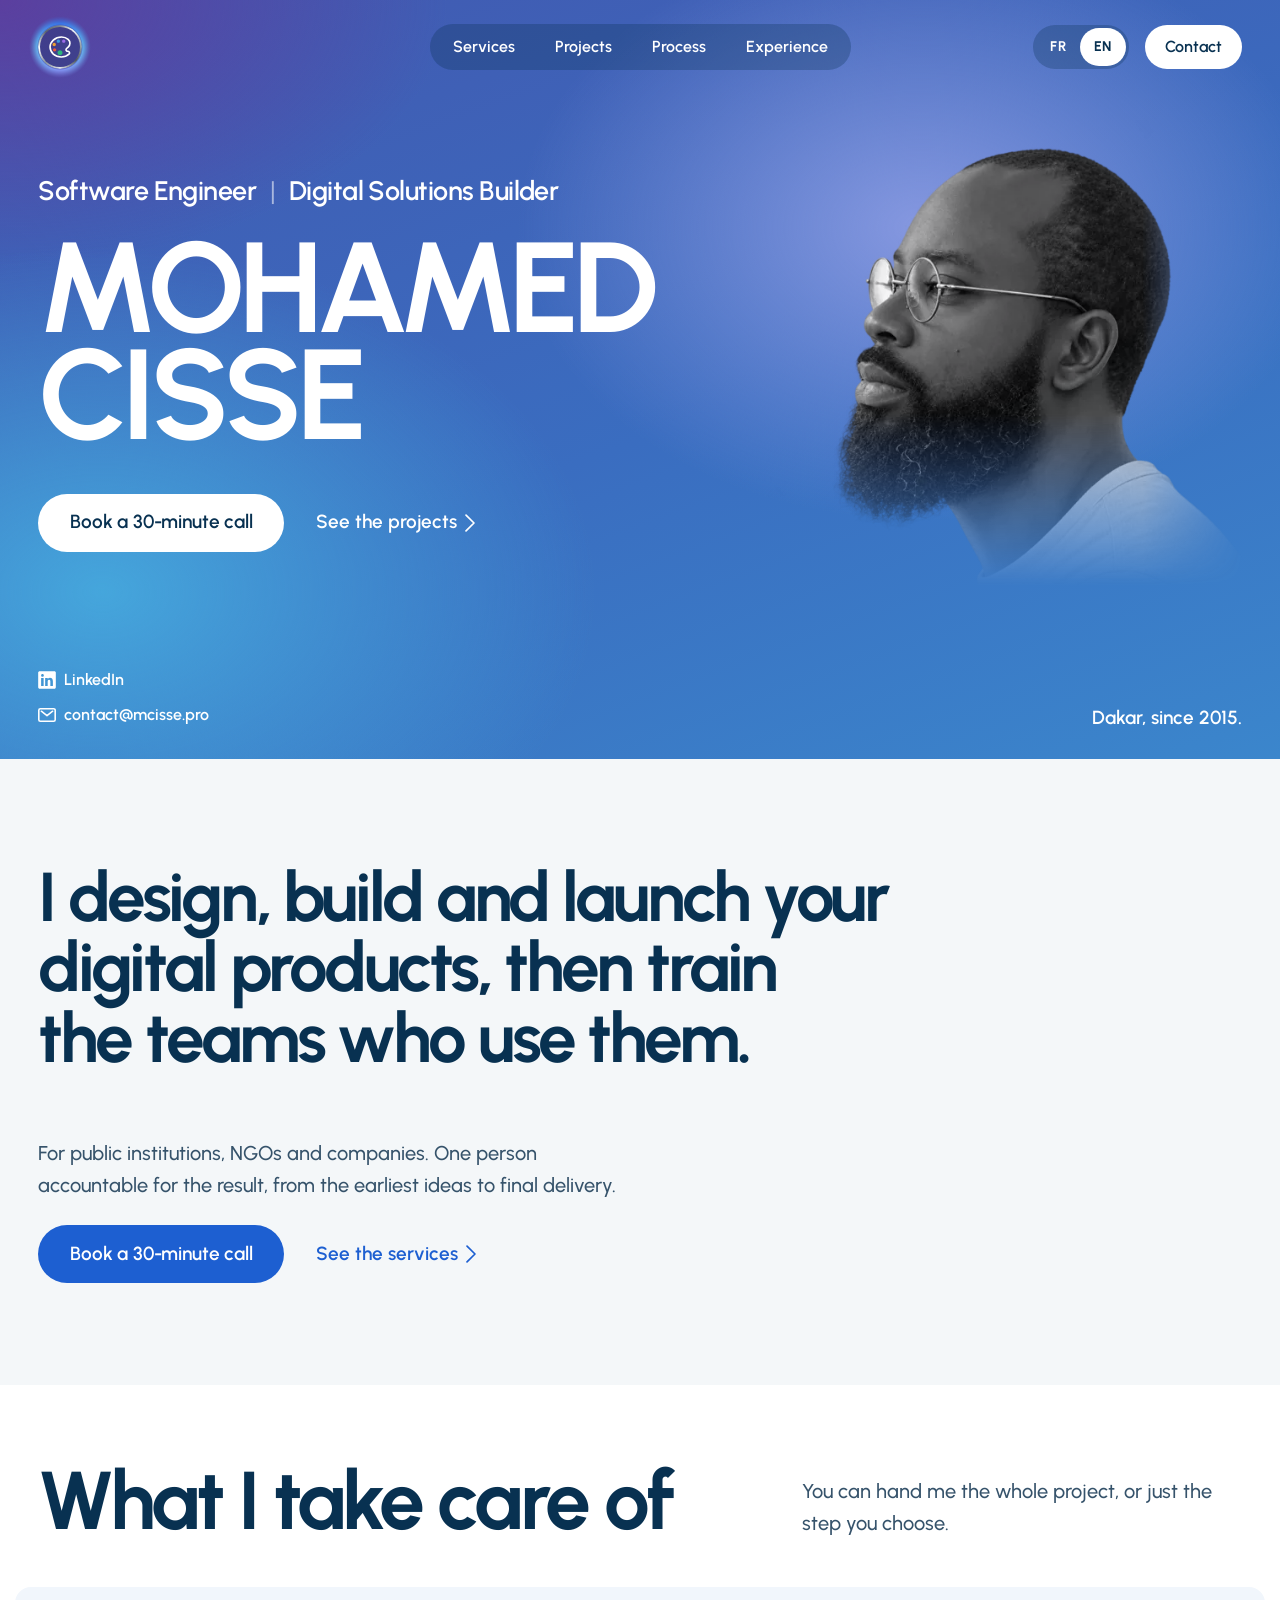
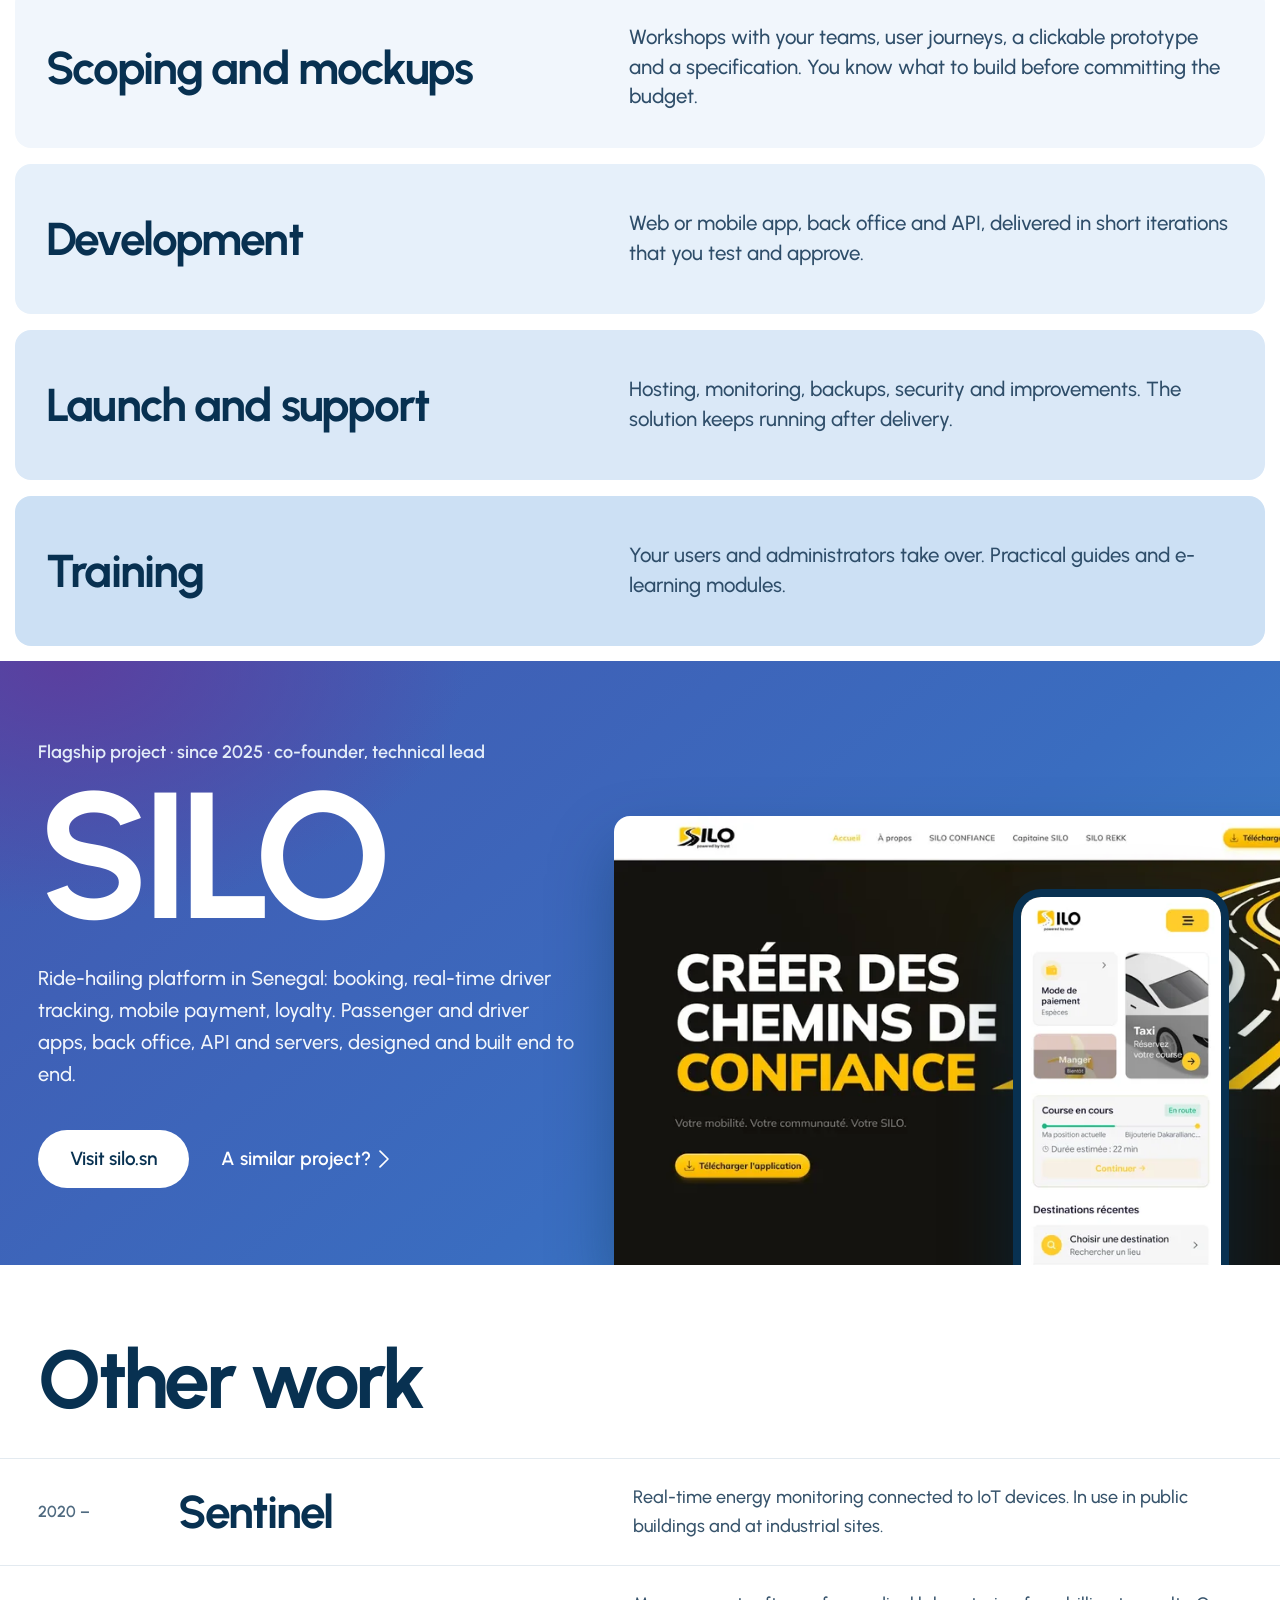
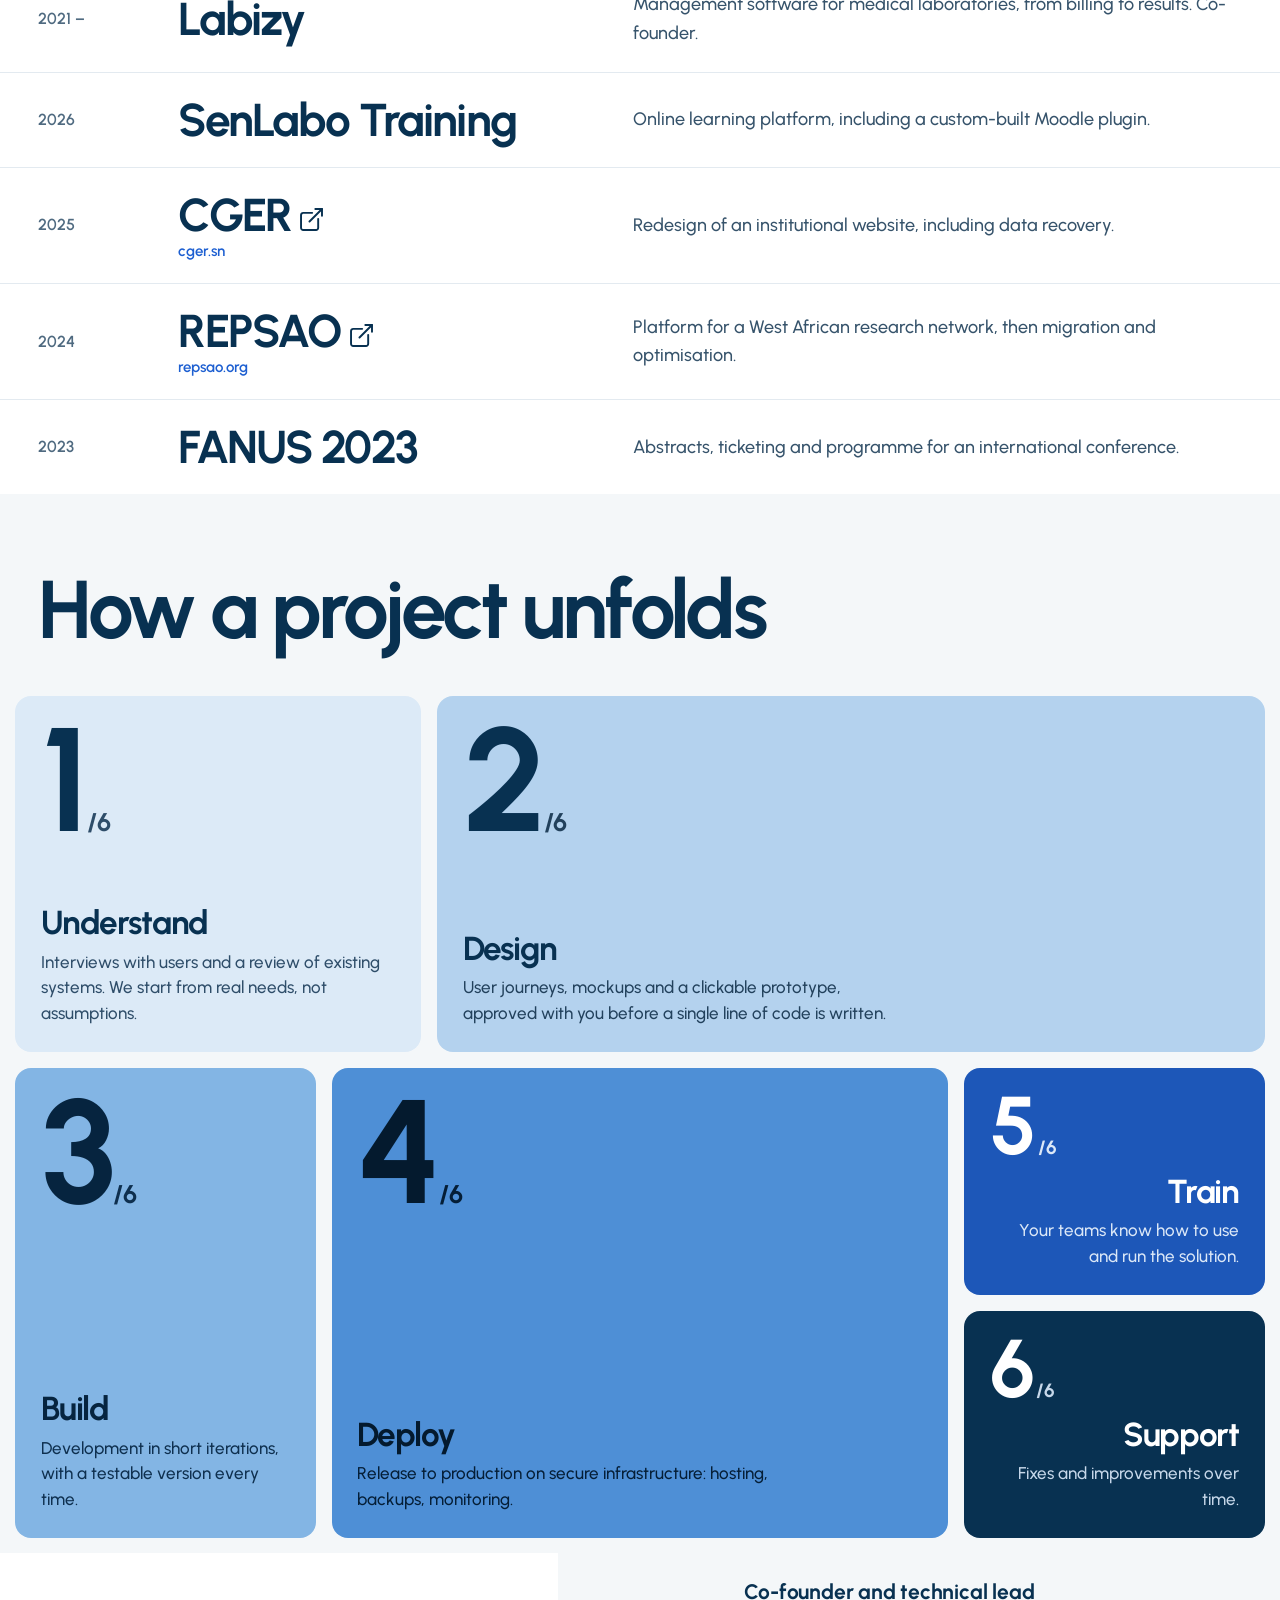
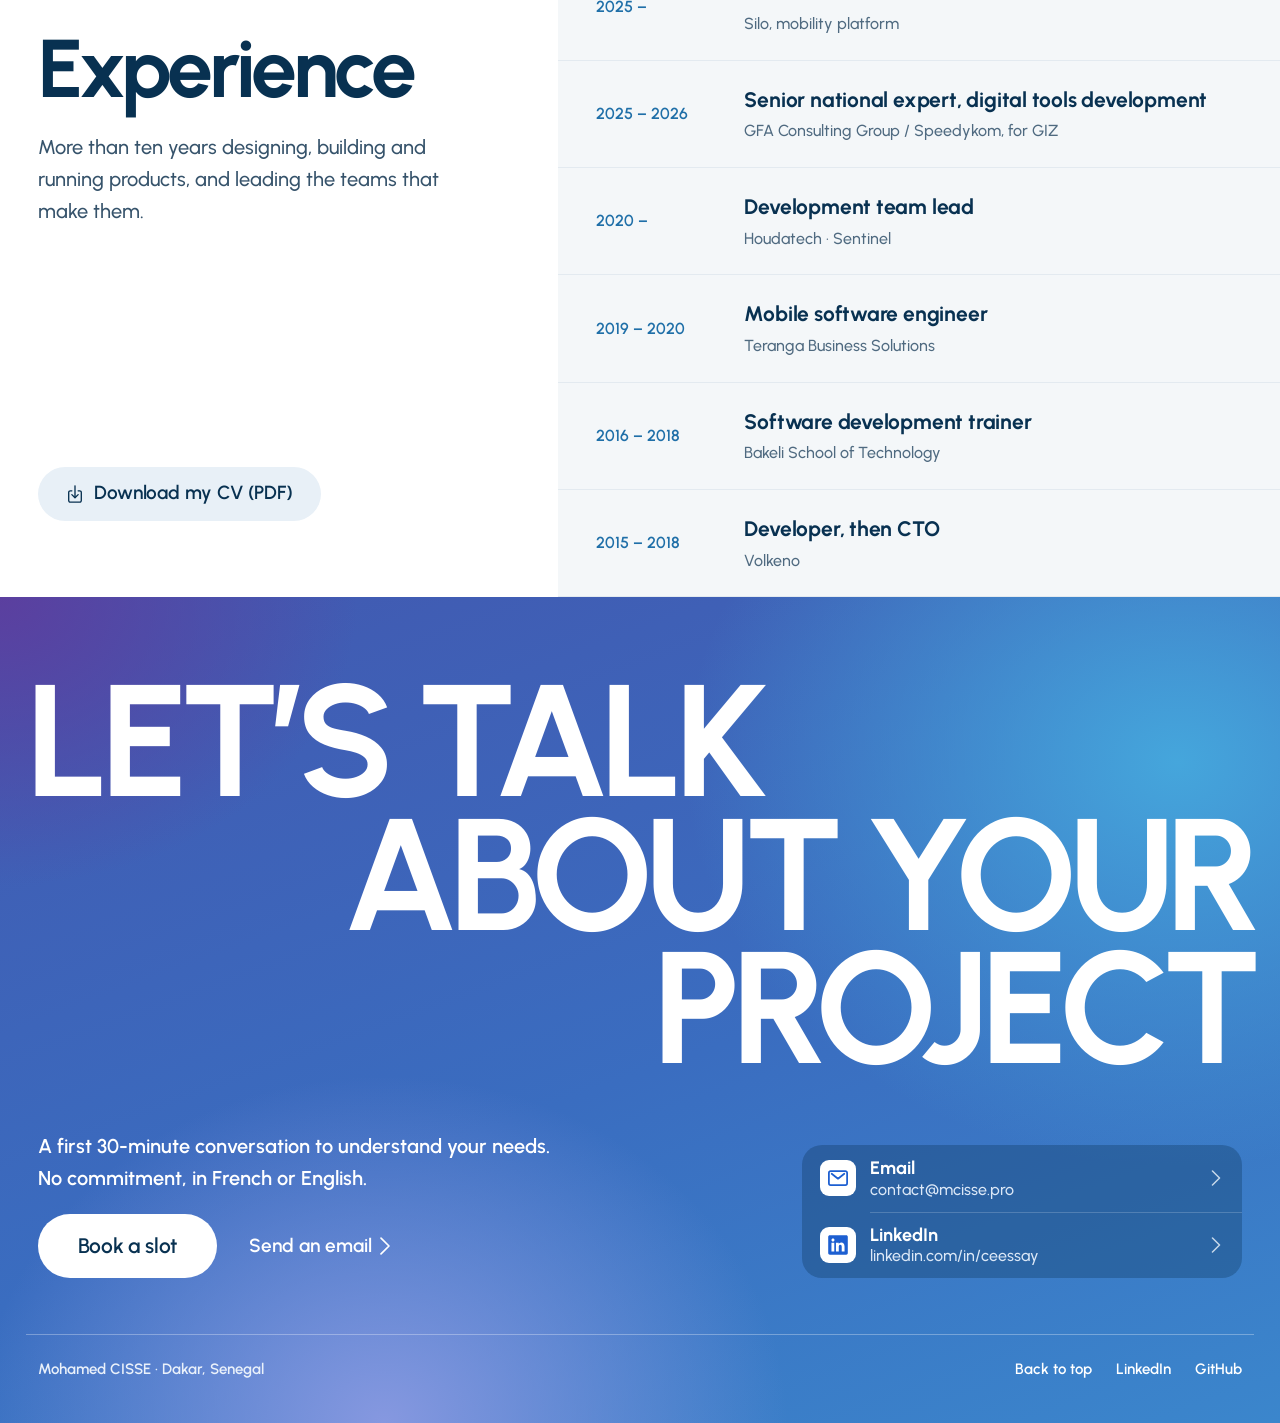
<file: en/index.html>
<!doctype html>
<html lang="en">
<head>
<meta charset="utf-8">
<meta name="viewport" content="width=device-width, initial-scale=1, viewport-fit=cover">
<script>document.documentElement.classList.add('js')</script>
<script>(function(){try{var page=document.documentElement.lang;if(page!=='fr')return;if(/bot|crawl|spider|slurp|facebookexternalhit|whatsapp|linkedin|twitter|telegram|preview|headless|lighthouse|pagespeed|gtmetrix/i.test(navigator.userAgent))return;var pref=null;try{pref=localStorage.getItem('mcisse-lang')}catch(e){}if(pref!=='fr'&&pref!=='en'){var ls=(navigator.languages&&navigator.languages.length)?navigator.languages:[navigator.language||''];pref='fr';for(var i=0;i<ls.length;i++){var l=String(ls[i]).toLowerCase();if(l.indexOf('fr')===0){pref='fr';break}if(l.indexOf('en')===0){pref='en';break}}}if(pref!==page){location.replace((pref==='en'?'/en/':'/')+location.hash)}}catch(e){}})();</script>
<title>Mohamed CISSE · Software engineer and digital solutions builder in Dakar</title>
<meta name="description" content="I design, build and deploy web and mobile apps for public institutions, NGOs and companies, then train the teams who use them. Dakar, since 2015.">
<link rel="canonical" href="https://mcisse.pro/en/">
<link rel="alternate" hreflang="fr" href="https://mcisse.pro/">
<link rel="alternate" hreflang="en" href="https://mcisse.pro/en/">
<link rel="alternate" hreflang="x-default" href="https://mcisse.pro/">
<meta property="og:type" content="website">
<meta property="og:url" content="https://mcisse.pro/en/">
<meta property="og:title" content="Mohamed CISSE · Software engineer and digital solutions builder in Dakar">
<meta property="og:description" content="I design, build and deploy web and mobile apps for public institutions, NGOs and companies, then train the teams who use them. Dakar, since 2015.">
<meta property="og:image" content="https://mcisse.pro/img/og-mcisse.jpg">
<meta property="og:image:width" content="1200">
<meta property="og:image:height" content="630">
<meta property="og:locale" content="en_US">
<meta name="twitter:card" content="summary_large_image">
<meta name="theme-color" content="#495BB2">
<link rel="icon" href="/icons/favicon-32.png" sizes="32x32" type="image/png">
<link rel="icon" href="/icons/favicon-96.png" sizes="96x96" type="image/png">
<link rel="manifest" href="/manifest.webmanifest">
<link rel="apple-touch-icon" href="/icons/apple-touch-icon.png">
<meta name="apple-mobile-web-app-title" content="M. CISSE">
<meta name="apple-mobile-web-app-capable" content="yes">
<meta name="mobile-web-app-capable" content="yes">
<meta name="apple-mobile-web-app-status-bar-style" content="black-translucent">
<link rel="preload" as="font" type="font/woff2" href="/fonts/urbanist-latin.woff2" crossorigin>
<link rel="preload" as="image" href="/img/portrait-profil-1200.webp" imagesrcset="/img/portrait-profil-600.webp 600w, /img/portrait-profil-900.webp 900w, /img/portrait-profil-1200.webp 1200w" imagesizes="(max-width: 612px) calc(100vw - 12px), (max-width: 1050px) 600px, (max-width: 1490px) calc(45vw - 70px), 600px" fetchpriority="high">
<style>@font-face{font-family:'Urbanist';font-style:normal;font-weight:100 900;font-display:swap;src:url(/fonts/urbanist-latin.woff2) format('woff2')}</style>
<script type="application/ld+json">{"@context": "https://schema.org", "@type": "Person", "name": "Mohamed CISSE", "url": "https://mcisse.pro/", "jobTitle": "Software engineer, digital solutions builder", "email": "mailto:contact@mcisse.pro", "image": "https://mcisse.pro/img/portrait-profil-1200.webp", "address": {"@type": "PostalAddress", "addressLocality": "Dakar", "addressCountry": "SN"}, "sameAs": ["https://linkedin.com/in/ceessay", "https://github.com/ceessay"]}</script>
<style>
body{margin:0;background:#495BB2;transition:background-color .3s ease;padding-left:env(safe-area-inset-left);padding-right:env(safe-area-inset-right)}
@media (prefers-reduced-motion:no-preference){html{scroll-behavior:smooth}}
::selection{background:#083151;color:#FFFFFF}
a{color:inherit;text-underline-offset:4px}
a:focus-visible{outline:2px solid #38A1DB;outline-offset:3px;border-radius:999px}
.cta{transition:background-color .2s ease,transform .15s ease}
.cta:active{transform:scale(0.97)}
.cta-blue:hover{background-color:#174FB3}
.cta-white:hover{background-color:#E8F0F7}
.cta-tint:hover{background-color:#D6E4F1}
.more,.plain{transition:opacity .2s ease}
.more:hover,.plain:hover{opacity:.7}
.seg a{transition:background-color .2s ease}
.seg a:not([aria-current]):hover{background-color:rgba(255,255,255,.16)}
.chip{transition:background-color .2s ease,transform .15s ease}
.chip:hover{background-color:rgba(255,255,255,.26)}
.chip:active,.row:active{transform:scale(0.98)}
.row{transition:background-color .2s ease,transform .15s ease}
.row:hover{background-color:rgba(255,255,255,.1)}
.bento{display:grid;grid-template-columns:repeat(12,minmax(0,1fr));grid-auto-rows:minmax(170px,auto);gap:16px}
.tile{transition:transform .35s cubic-bezier(.2,.8,.2,1)}
.tile:hover{transform:scale(0.985)}
.glass{background:rgba(255,255,255,.82);-webkit-backdrop-filter:blur(20px) saturate(180%);backdrop-filter:blur(20px) saturate(180%);box-shadow:0 10px 30px rgba(8,49,81,.18),0 1px 3px rgba(8,49,81,.08)}
.bar a{transition:background-color .2s ease,opacity .2s ease}
.bar a.item:hover{background-color:rgba(8,49,81,.07)}
.tab{transition:transform .15s ease,background-color .2s ease}
.tab:active{transform:scale(0.94);background-color:rgba(8,49,81,.08)}
.tabbar{display:none}
.topbar{padding-top:calc(24px + env(safe-area-inset-top))!important}.tabbar{bottom:calc(14px + env(safe-area-inset-bottom))!important;left:calc(12px + env(safe-area-inset-left))!important;right:calc(12px + env(safe-area-inset-right))!important}.statusbar{display:none}@media (display-mode:standalone){.statusbar{display:block;position:fixed;top:0;left:0;right:0;height:env(safe-area-inset-top);z-index:80;pointer-events:none;background-color:rgba(8,49,81,0);transition:background-color .3s ease}html[data-tint="clair"] .statusbar{background-color:rgba(8,49,81,.55);-webkit-backdrop-filter:blur(16px);backdrop-filter:blur(16px)}}
.stickybar{display:none!important}html.js .stickybar{display:flex!important}html.js .topbar nav.seg{visibility:hidden}
.stickybar .bar{transition:transform .45s cubic-bezier(.22,.8,.24,1),padding .45s cubic-bezier(.22,.8,.24,1),gap .45s cubic-bezier(.22,.8,.24,1),background-color .45s ease,box-shadow .45s ease,-webkit-backdrop-filter .45s ease,backdrop-filter .45s ease}.stickybar .bar a{white-space:nowrap;overflow:hidden;transition:color .35s ease,background-color .2s ease,padding .45s cubic-bezier(.22,.8,.24,1),max-width .45s cubic-bezier(.22,.8,.24,1),margin .45s cubic-bezier(.22,.8,.24,1),opacity .3s ease .1s,visibility 0s}.stickybar .bar a[data-top]{max-width:80px}.stickybar .bar a.cta{max-width:160px}html[data-bar="on"] .stickybar .bar{transform:translateY(-8px)}
html.js:not([data-bar="on"]) .stickybar .bar{padding:3px!important;gap:0!important;background-color:rgba(8,49,81,.28)!important;box-shadow:none!important;-webkit-backdrop-filter:blur(0) saturate(100%)!important;backdrop-filter:blur(0) saturate(100%)!important}html.js:not([data-bar="on"]) .stickybar .bar a.item{color:#FFFFFF!important;padding:0 20px!important}html.js:not([data-bar="on"]) .stickybar .bar a.item:hover{background-color:rgba(255,255,255,.16)!important}html.js:not([data-bar="on"]) .stickybar .bar a[data-top],html.js:not([data-bar="on"]) .stickybar .bar a.cta{max-width:0!important;padding-left:0!important;padding-right:0!important;margin-left:0!important;margin-right:0!important;opacity:0;visibility:hidden;transition:color .35s ease,padding .45s cubic-bezier(.22,.8,.24,1),max-width .45s cubic-bezier(.22,.8,.24,1),margin .45s cubic-bezier(.22,.8,.24,1),opacity .15s ease,visibility 0s linear .45s}
@media (prefers-reduced-motion:reduce){.stickybar .bar,.stickybar .bar a{transition:none!important}html[data-bar="on"] .stickybar .bar{transform:none}}
html[data-section="top"] [data-nav="top"]{color:#1D5FD1!important;background-color:rgba(29,95,209,.13)!important}
@media (max-width:380px){.tabbar{gap:6px!important;left:calc(8px + env(safe-area-inset-left))!important;right:calc(8px + env(safe-area-inset-right))!important}.tabbar .tab{font-size:10px!important;letter-spacing:-0.02em!important;padding-left:0!important;padding-right:0!important}.tabbar>a.tab{flex-basis:52px!important;width:52px!important;height:52px!important}}
.ic-on{display:none}[aria-current] .ic-off{display:none}[aria-current] .ic-on{display:inline}
html[data-section="offre"] [data-nav="offre"]:not(.cta){color:#1D5FD1!important;background-color:rgba(29,95,209,.13)!important}html[data-section="projets"] [data-nav="projets"]:not(.cta){color:#1D5FD1!important;background-color:rgba(29,95,209,.13)!important}html[data-section="methode"] [data-nav="methode"]:not(.cta){color:#1D5FD1!important;background-color:rgba(29,95,209,.13)!important}html[data-section="parcours"] [data-nav="parcours"]:not(.cta){color:#1D5FD1!important;background-color:rgba(29,95,209,.13)!important}html[data-section="contact"] .tab[data-nav="contact"]{color:#FFFFFF!important;background:#1D5FD1!important}html[data-section="contact"] .bar [data-top]{color:#1D5FD1!important;background-color:rgba(29,95,209,.13)!important}
.line>span{display:block}
.bar,.tabbar>div.glass{position:relative}
.bar a,.tabbar .tab{position:relative;z-index:1}
.pill{position:absolute;left:0;top:0;border-radius:999px;background:rgba(29,95,209,.13);opacity:0;pointer-events:none;transition:opacity .2s ease}
html.pill-ready .bar a.item[aria-current],html.pill-ready[data-section="contact"] .bar a[data-top],html.pill-ready .tabbar div.glass .tab[aria-current]{background-color:transparent!important}
.more svg,.row>svg,h3 .plain svg{transition:transform .2s cubic-bezier(.22,.8,.24,1)}
@keyframes settle{from{transform:scale(1.04)}}
@media (prefers-reduced-motion:no-preference){
.pill{transition:opacity .2s ease,transform .4s cubic-bezier(.22,.8,.24,1),width .4s cubic-bezier(.22,.8,.24,1)}
.more:hover svg,.row:hover>svg{transform:translateX(3px)}
h3 .plain:hover svg{transform:translate(2px,-2px)}
.line{clip-path:inset(-50% -10% 0 -10%)}
.hero-portrait{animation:settle 1.2s cubic-bezier(.22,.8,.24,1) both}
html.motion h2[data-reveal] .line>span{transform:translateY(105%)}
html.motion h2[data-reveal].in .line>span{transform:none;transition:transform .9s cubic-bezier(.22,.8,.24,1)}
html.motion h2[data-reveal].in .line+.line>span{transition-delay:.09s}
html.motion [data-reveal]>li{opacity:0;translate:0 28px}
html.motion [data-reveal]>li.in{opacity:1;translate:none;transition:opacity .5s ease var(--d,0s),translate .7s cubic-bezier(.22,.8,.24,1) var(--d,0s),transform .35s cubic-bezier(.2,.8,.2,1)}
}
.teinte-btn{border:0;margin:0;font:inherit;cursor:pointer;-webkit-tap-highlight-color:transparent}.teinte-btn svg{display:block;flex:none}
.teinte-haut{color:#FFFFFF;background:rgba(8,49,81,.28);border-radius:50%;width:44px;height:44px;padding:0;display:inline-flex;align-items:center;justify-content:center;transition:background-color .2s ease,transform .15s ease}.teinte-haut:hover{background-color:rgba(8,49,81,.4)}.teinte-haut:active{transform:scale(.94)}
.bar .teinte-btn{position:relative;z-index:1;color:#083151;background:transparent;border-radius:999px;min-height:40px;padding:0 10px;display:inline-flex;align-items:center;max-width:60px;overflow:hidden;transition:background-color .2s ease,max-width .45s cubic-bezier(.22,.8,.24,1),padding .45s cubic-bezier(.22,.8,.24,1),opacity .3s ease .1s,visibility 0s}.bar .teinte-btn:hover{background-color:rgba(8,49,81,.07)}html.js:not([data-bar="on"]) .stickybar .bar .teinte-btn{max-width:0;padding-left:0;padding-right:0;opacity:0;visibility:hidden;transition:padding .45s cubic-bezier(.22,.8,.24,1),max-width .45s cubic-bezier(.22,.8,.24,1),opacity .15s ease,visibility 0s linear .45s}
.teinte-btn:focus-visible,.teinte-pastille:focus-visible,.teinte-origine:focus-visible,.teinte-libre:has(:focus-visible){outline:2px solid #38A1DB;outline-offset:3px}
.teinte{position:fixed;z-index:90;width:228px;box-sizing:border-box;padding:16px;border-radius:24px;font-family:'Urbanist',system-ui,sans-serif;color:#083151;transform-origin:top right}.teinte[hidden]{display:none}
.teinte-titre{margin:0 0 12px;font-size:15px;line-height:1.3;font-weight:700;letter-spacing:-0.01em}
.teinte-nuancier{display:grid;grid-template-columns:repeat(4,40px);gap:12px;justify-content:space-between}
.teinte-pastille{position:relative;box-sizing:border-box;width:40px;height:40px;border-radius:50%;border:0;padding:0;margin:0;cursor:pointer;background:var(--c);transition:transform .15s ease,box-shadow .2s ease}.teinte-pastille:hover{transform:scale(1.08)}.teinte-pastille[aria-pressed="true"],.teinte-libre.choisie{box-shadow:0 0 0 3px #FFFFFF,0 0 0 5px var(--c)}
.teinte-libre{background:conic-gradient(red,yellow,lime,cyan,blue,magenta,red);overflow:hidden}.teinte-libre.choisie{background:var(--c)}.teinte-libre input{position:absolute;inset:-8px;width:calc(100% + 16px);height:calc(100% + 16px);opacity:0;cursor:pointer;border:0;padding:0;margin:0}
.teinte-origine{margin-top:16px;width:100%;display:flex;align-items:center;gap:10px;border:0;border-radius:999px;background:rgba(8,49,81,.07);color:#083151;font:inherit;font-size:15px;font-weight:600;padding:0 14px;min-height:44px;cursor:pointer;transition:background-color .2s ease,opacity .2s ease}.teinte-origine:not(:disabled):hover{background:rgba(8,49,81,.12)}.teinte-origine:disabled{opacity:.45;cursor:default}.teinte-origine span{width:16px;height:16px;border-radius:50%;background:var(--c);flex:none}
@media (prefers-reduced-motion:no-preference){.teinte:not([hidden]){animation:teinte-ouvre .22s cubic-bezier(.22,.8,.24,1)}@keyframes teinte-ouvre{from{opacity:0;transform:translateY(-6px) scale(.97)}}}
.teinte-bulle{position:fixed;z-index:85;padding:8px 14px;border-radius:999px;background:#083151;color:#FFFFFF;font-family:'Urbanist',system-ui,sans-serif;font-size:14px;line-height:1.3;font-weight:600;white-space:nowrap;pointer-events:none;box-shadow:0 10px 30px rgba(8,49,81,.25);opacity:0;transform:translateY(-4px);transition:opacity .25s ease,transform .35s cubic-bezier(.22,.8,.24,1)}.teinte-bulle::before{content:"";position:absolute;top:-5px;left:calc(var(--x,50%) - 6px);width:12px;height:12px;border-radius:2px;background:inherit;transform:rotate(45deg)}.teinte-bulle.visible{opacity:1;transform:none}
@media (prefers-reduced-motion:no-preference){.teinte-btn.appel{animation:teinte-appel 1.1s ease-out 2}@keyframes teinte-appel{from{box-shadow:0 0 0 0 color-mix(in srgb,currentColor 55%,transparent)}to{box-shadow:0 0 0 14px color-mix(in srgb,currentColor 0%,transparent)}}}
@media (prefers-reduced-motion:reduce){.teinte-bulle{transition:none}}
@property --teinte-angle{syntax:'<angle>';inherits:false;initial-value:0deg}
.teinte-btn{position:relative}.teinte-btn::before,.teinte-btn::after{content:"";position:absolute;border-radius:inherit;pointer-events:none;background:conic-gradient(from var(--teinte-angle),#7d848b,#f5f7f9 10%,#a4abb2 22%,#4f565d 36%,#dfe3e7 50%,#868d94 62%,#ffffff 74%,#5c636a 88%,#7d848b)}
.teinte-btn::before{inset:0;padding:2px;-webkit-mask:linear-gradient(#000 0 0) content-box,linear-gradient(#000 0 0);-webkit-mask-composite:xor;mask:linear-gradient(#000 0 0) content-box exclude,linear-gradient(#000 0 0)}
.teinte-btn::after{inset:-9px;filter:blur(4px);opacity:.9;background:conic-gradient(from var(--teinte-angle),#2F7BF5,#62C1F2 25%,#8C9BFF 50%,#62C1F2 75%,#2F7BF5);-webkit-mask:radial-gradient(closest-side,transparent calc(100% - 10px),#000 calc(100% - 8px),transparent 100%);mask:radial-gradient(closest-side,transparent calc(100% - 10px),#000 calc(100% - 8px),transparent 100%)}
.teinte-haut{box-shadow:inset 0 1px 1px rgba(255,255,255,.25)}
@media (prefers-reduced-motion:no-preference){.teinte-btn::before,.teinte-btn::after{animation:teinte-metal 5s linear infinite}@keyframes teinte-metal{to{--teinte-angle:360deg}}}
@media (max-width:380px){.topbar .teinte-groupe{gap:10px!important}}
@media (max-width:820px){.topbar{display:flex!important;justify-content:space-between}.ctas{align-self:stretch!important;flex-direction:column;justify-content:center!important;align-items:center!important}.cta-solo{align-self:center!important}.topbar nav.seg{display:none!important}html.js .stickybar,.stickybar{display:none!important}.tabbar{display:flex}.pagefoot{padding-bottom:calc(112px + env(safe-area-inset-bottom))!important}.bento{grid-template-columns:1fr}.bento>.tile{grid-column:auto!important;grid-row:auto!important;min-height:200px}}
</style>

</head>
<body>

<main style="font-family: 'Urbanist', system-ui, sans-serif; color: #083151; font-size: 18px; line-height: 1.6; font-weight: 500">

  <section id="top" style="position: relative; overflow: hidden; box-sizing: border-box; display: flex; flex-direction: column; color: #FFFFFF; background: radial-gradient(55% 65% at 8% 78%, #45A6DC 0%, rgba(69, 166, 220, 0) 70%), radial-gradient(45% 55% at 72% 30%, #8698E0 0%, rgba(134, 152, 224, 0) 70%), radial-gradient(50% 50% at 0% 0%, #5B3F9F 0%, rgba(91, 63, 159, 0) 70%), linear-gradient(160deg, #4258B0 0%, #3A6DC0 55%, #3B86CC 100%)">
    <header class="topbar" style="padding: 24px clamp(20px, 3vw, 48px); display: grid; grid-template-columns: minmax(0, 1fr) auto minmax(0, 1fr); align-items: center; gap: 16px 24px">
      <button type="button" class="teinte-btn teinte-haut" style="justify-self: start" data-teinte aria-haspopup="dialog" aria-expanded="false" aria-controls="teinte" aria-label="Change the site colour" title="Change the site colour"><svg width="22" height="22" aria-hidden="true" viewBox="0 0 48 48" fill="none"><path stroke="currentColor" stroke-miterlimit="10" d="M43.687 34.3912c-0.7464 -0.6898 -1.8432 -0.8594 -2.7816 -1.0177 -1.3003 -0.2148 -1.7978 -0.4523 -2.5553 -1.1307 -1.617 -1.436 -1.617 -3.5165 0 -4.9524l3.4259 -3.0417c5.2465 -4.6358 5.2465 -12.2342 0 -16.87 -3.867 -3.4034 -9.0569 -5.0882 -14.4504 -5.0882 -6.298 0 -12.8786 2.2953 -17.9555 6.7955 -9.4413 8.3446 -9.4413 22.0148 0 30.3594 4.6924 4.1497 11.0243 6.2189 17.2884 6.2641h0.1923c6.264 0 12.4377 -2.0239 16.8248 -5.9249 1.6282 -1.4361 1.3558 -4.1384 0.0114 -5.3934Z" stroke-width="3.6"></path><path fill="#F0A030" d="M11.3366 22.1913c1.9985 0 3.6186 -1.6201 3.6186 -3.6186 0 -1.9985 -1.6201 -3.6186 -3.6186 -3.6186 -1.9985 0 -3.6186 1.6201 -3.6186 3.6186 0 1.9985 1.6201 3.6186 3.6186 3.6186Z"></path><path fill="#E85A3C" d="M12.242 33.8382c1.9985 0 3.6186 -1.6202 3.6186 -3.6188 0 -1.9984 -1.6201 -3.6186 -3.6186 -3.6186 -1.9985 0 -3.6186 1.6202 -3.6186 3.6186 0 1.9986 1.6201 3.6188 3.6186 3.6188Z"></path><path fill="#3A9BE0" d="M20.3825 14.9554c1.9984 0 3.6186 -1.6201 3.6186 -3.6186 0 -1.9985 -1.6202 -3.6186 -3.6186 -3.6186 -1.9985 0 -3.6186 1.6201 -3.6186 3.6186 0 1.9985 1.6201 3.6186 3.6186 3.6186Z"></path><path fill="#2DB57A" d="M24.0006 41.9786c2.9978 0 5.428 -2.4301 5.428 -5.4278 0 -2.9979 -2.4302 -5.428 -5.428 -5.428 -2.9977 0 -5.4279 2.4301 -5.4279 5.428 0 2.9977 2.4302 5.4278 5.4279 5.4278Z"></path><path fill="#9B6BE8" d="M32.1421 14.9554c1.9985 0 3.6186 -1.6201 3.6186 -3.6186 0 -1.9985 -1.6201 -3.6186 -3.6186 -3.6186 -1.9986 0 -3.6187 1.6201 -3.6187 3.6186 0 1.9985 1.6201 3.6186 3.6187 3.6186Z"></path></svg></button>
      <nav class="seg" aria-label="Main navigation" style="display: inline-flex; flex-wrap: wrap; padding: 3px; border-radius: 999px; background: rgba(8, 49, 81, 0.28); font-size: 16px; font-weight: 600">
        <a href="#offre" style="color: #FFFFFF; text-decoration: none; border-radius: 999px; padding: 0 20px; min-height: 40px; display: inline-flex; align-items: center">Services</a>
        <a href="#projets" style="color: #FFFFFF; text-decoration: none; border-radius: 999px; padding: 0 20px; min-height: 40px; display: inline-flex; align-items: center">Projects</a>
        <a href="#methode" style="color: #FFFFFF; text-decoration: none; border-radius: 999px; padding: 0 20px; min-height: 40px; display: inline-flex; align-items: center">Process</a>
        <a href="#parcours" style="color: #FFFFFF; text-decoration: none; border-radius: 999px; padding: 0 20px; min-height: 40px; display: inline-flex; align-items: center">Experience</a>
      </nav>
      <div class="teinte-groupe" style="justify-self: end; display: flex; align-items: center; gap: 16px">
        <div class="seg" role="group" aria-label="Language" style="display: inline-flex; padding: 3px; border-radius: 999px; background: rgba(8, 49, 81, 0.28); font-size: 14px; font-weight: 700; letter-spacing: 0.02em">
          <a href="/" hreflang="fr" style="color: #FFFFFF; text-decoration: none; border-radius: 999px; padding: 0 14px; min-height: 38px; min-width: 44px; box-sizing: border-box; display: inline-flex; align-items: center; justify-content: center">FR</a>
          <a href="/en/" aria-current="true" hreflang="en" lang="en" style="color: #083151; background: #FFFFFF; text-decoration: none; border-radius: 999px; padding: 0 14px; min-height: 38px; min-width: 44px; box-sizing: border-box; display: inline-flex; align-items: center; justify-content: center">EN</a>
        </div>
        <a href="#contact" class="cta cta-white" style="color: #083151; background: #FFFFFF; font-weight: 600; font-size: 16px; text-decoration: none; border-radius: 999px; padding: 0 20px; min-height: 44px; display: inline-flex; align-items: center">Contact</a>
      </div>
    </header>

    <div style="flex-grow: 1; display: flex; flex-wrap: wrap; align-items: stretch">
      <div style="flex: 1 1 560px; min-width: 0; position: relative; z-index: 1; padding: clamp(16px, 2vw, 32px) clamp(20px, 3vw, 48px) clamp(40px, 4.5vw, 64px); display: flex; flex-direction: column; justify-content: center">
        <p style="margin: 0; max-width: 24em; font-size: clamp(22px, 2.1vw, 30px); line-height: 1.25; font-weight: 600; letter-spacing: -0.02em"><span style="white-space: nowrap">Software Engineer</span> <span aria-hidden="true" style="opacity: 0.55; font-weight: 400; margin: 0 0.3em">|</span> <span style="white-space: nowrap">Digital Solutions Builder</span></p>
        <h1 style="margin: clamp(16px, 2vw, 28px) 0 0; font-weight: 700; font-size: clamp(56px, 10vw, 168px); line-height: 0.84; letter-spacing: -0.05em; text-transform: uppercase">
          <span style="display: block">Mohamed</span>
          <span style="display: block">CISSE</span>
        </h1>
        <div class="ctas" style="margin-top: clamp(32px, 3.5vw, 48px); display: flex; flex-wrap: wrap; gap: 16px 32px; align-items: center">
          <a href="https://cal.com/mcisse" target="_blank" rel="noopener" class="cta cta-white" style="color: #083151; background: #FFFFFF; font-weight: 600; font-size: 19px; letter-spacing: -0.01em; text-decoration: none; border-radius: 999px; padding: 0 32px; min-height: 58px; display: inline-flex; align-items: center">Book a 30-minute call</a>
          <a href="#projets" class="more" style="color: #FFFFFF; font-weight: 600; font-size: 19px; text-decoration: none; min-height: 44px; display: inline-flex; align-items: center; gap: 4px">See the projects<svg width="18" height="18" aria-hidden="true" viewBox="0 0 48 48" fill="none"><path stroke="currentColor" stroke-linecap="round" stroke-linejoin="round" d="m13.416 2.832 21.168 21.1681L13.416 45.168" stroke-width="4.5"></path></svg></a>
        </div>
      </div>
      <div style="flex: 1 1 420px; min-width: 0; min-height: 360px; padding: clamp(16px, 2vw, 32px) clamp(12px, 2vw, 40px) clamp(24px, 3vw, 40px) 0; box-sizing: border-box; display: flex; align-items: center; justify-content: center">
        <img class="hero-portrait" src="/img/portrait-profil-1200.webp" alt="Profile portrait of Mohamed CISSE" width="1200" height="1200" fetchpriority="high" srcset="/img/portrait-profil-600.webp 600w, /img/portrait-profil-900.webp 900w, /img/portrait-profil-1200.webp 1200w" sizes="(max-width: 612px) calc(100vw - 12px), (max-width: 1050px) 600px, (max-width: 1490px) calc(45vw - 70px), 600px" style="display: block; width: 100%; max-width: 600px; height: auto; max-height: 600px; object-fit: contain; object-position: center; -webkit-mask-image: linear-gradient(to bottom, #000 58%, rgba(0, 0, 0, 0) 92%), linear-gradient(to left, rgba(0, 0, 0, 0) 2%, #000 22%); -webkit-mask-composite: source-in; mask-image: linear-gradient(to bottom, #000 58%, rgba(0, 0, 0, 0) 92%), linear-gradient(to left, rgba(0, 0, 0, 0) 2%, #000 22%); mask-composite: intersect">
      </div>
    </div>
    <div style="position: relative; z-index: 1; padding: 0 clamp(20px, 3vw, 48px) 28px; display: flex; flex-wrap: wrap; gap: 16px 48px; justify-content: space-between; align-items: flex-end">
      <ul style="margin: 0; padding: 0; list-style: none; display: flex; flex-direction: column; gap: 2px; font-size: 16px; font-weight: 600">
        <li><a href="https://linkedin.com/in/ceessay" class="plain" style="color: #FFFFFF; text-decoration: none; display: inline-flex; gap: 8px; align-items: center; min-height: 32px"><svg width="18" height="18" aria-hidden="true" viewBox="0 0 48 48" fill="none"><path fill="currentColor" d="M43.7578 0.48H4.4994C2.3543 0.48 0.48 2.0235 0.48 4.1435V43.489c0 2.1315 1.8743 4.031 4.0194 4.031h39.2469c2.1567 0 3.7736 -1.9121 3.7736 -4.031V4.1435C47.5326 2.0235 45.903 0.48 43.7578 0.48ZM15.0614 39.6901h-6.739V18.7374h6.739v20.9527ZM11.925 15.5516h-0.0483c-2.1567 0 -3.5532 -1.6054 -3.5532 -3.615 0 -2.0465 1.4333 -3.6142 3.6383 -3.6142 2.2049 0 3.5542 1.5562 3.6025 3.6142 -0.001 2.0096 -1.3976 3.615 -3.6393 3.615Zm27.7651 24.1385h-6.7389V28.2336c0 -2.7447 -0.9806 -4.62 -3.4188 -4.62 -1.8627 0 -2.9652 1.26 -3.4556 2.4875 -0.1837 0.4409 -0.233 1.0416 -0.233 1.6548v11.9342h-6.7389V18.7374h6.7389v2.9159c0.9806 -1.3966 2.5126 -3.4062 6.0774 -3.4062 4.4236 0 7.77 2.9158 7.77 9.2021l-0.0011 12.2409Z" stroke-width="3"></path></svg>LinkedIn</a></li>
        <li><a href="mailto:contact@mcisse.pro" class="plain" style="color: #FFFFFF; text-decoration: none; display: inline-flex; gap: 8px; align-items: center; min-height: 32px"><svg width="18" height="18" aria-hidden="true" viewBox="0 0 48 48" fill="none"><path stroke="currentColor" stroke-linecap="round" stroke-linejoin="round" d="M41.64 7.2H6.36c-2.3196 0 -4.2 1.8804 -4.2 4.1999V36.6c0 2.3195 1.8804 4.2 4.2 4.2h35.28c2.3195 0 4.2 -1.8805 4.2 -4.2V11.3999c0 -2.3195 -1.8805 -4.1999 -4.2 -4.1999Z" stroke-width="4.2"></path> <path stroke="currentColor" stroke-linecap="round" stroke-linejoin="round" d="m8.8795 13.9199 15.12 11.76 15.12 -11.76" stroke-width="4.2"></path></svg>contact@mcisse.pro</a></li>
      </ul>
      <p style="margin: 0; font-size: 19px; line-height: 1.45; font-weight: 600; text-align: right">Dakar, since 2015.</p>
    </div>
  </section>
  <div>
  <div class="stickybar" style="position: fixed; top: 24px; left: 0; right: 0; z-index: 50; height: 0; display: flex; justify-content: center; pointer-events: none">
    <nav class="bar glass" aria-label="Quick navigation" style="pointer-events: auto; display: flex; align-items: center; gap: 6px; padding: 6px 6px 6px 18px; border-radius: 999px; font-size: 16px; font-weight: 600; height: fit-content">
      <a href="#top" data-top="1" class="item" aria-label="MC, back to top" style="color: #083151; text-decoration: none; font-weight: 700; font-size: 20px; letter-spacing: -0.04em; margin-left: -12px; border-radius: 999px; padding: 0 12px; min-height: 40px; display: inline-flex; align-items: center">MC</a>
      <a href="#offre" data-nav="offre" class="item" style="color: #083151; text-decoration: none; border-radius: 999px; padding: 0 16px; min-height: 40px; display: inline-flex; align-items: center">Services</a><a href="#projets" data-nav="projets" class="item" style="color: #083151; text-decoration: none; border-radius: 999px; padding: 0 16px; min-height: 40px; display: inline-flex; align-items: center">Projects</a><a href="#methode" data-nav="methode" class="item" style="color: #083151; text-decoration: none; border-radius: 999px; padding: 0 16px; min-height: 40px; display: inline-flex; align-items: center">Process</a><a href="#parcours" data-nav="parcours" class="item" style="color: #083151; text-decoration: none; border-radius: 999px; padding: 0 16px; min-height: 40px; display: inline-flex; align-items: center">Experience</a>
      <button type="button" class="teinte-btn teinte-barre" data-teinte aria-haspopup="dialog" aria-expanded="false" aria-controls="teinte" aria-label="Change the site colour" title="Change the site colour"><svg width="22" height="22" aria-hidden="true" viewBox="0 0 48 48" fill="none"><path stroke="currentColor" stroke-miterlimit="10" d="M43.687 34.3912c-0.7464 -0.6898 -1.8432 -0.8594 -2.7816 -1.0177 -1.3003 -0.2148 -1.7978 -0.4523 -2.5553 -1.1307 -1.617 -1.436 -1.617 -3.5165 0 -4.9524l3.4259 -3.0417c5.2465 -4.6358 5.2465 -12.2342 0 -16.87 -3.867 -3.4034 -9.0569 -5.0882 -14.4504 -5.0882 -6.298 0 -12.8786 2.2953 -17.9555 6.7955 -9.4413 8.3446 -9.4413 22.0148 0 30.3594 4.6924 4.1497 11.0243 6.2189 17.2884 6.2641h0.1923c6.264 0 12.4377 -2.0239 16.8248 -5.9249 1.6282 -1.4361 1.3558 -4.1384 0.0114 -5.3934Z" stroke-width="3.6"></path><path fill="#F0A030" d="M11.3366 22.1913c1.9985 0 3.6186 -1.6201 3.6186 -3.6186 0 -1.9985 -1.6201 -3.6186 -3.6186 -3.6186 -1.9985 0 -3.6186 1.6201 -3.6186 3.6186 0 1.9985 1.6201 3.6186 3.6186 3.6186Z"></path><path fill="#E85A3C" d="M12.242 33.8382c1.9985 0 3.6186 -1.6202 3.6186 -3.6188 0 -1.9984 -1.6201 -3.6186 -3.6186 -3.6186 -1.9985 0 -3.6186 1.6202 -3.6186 3.6186 0 1.9986 1.6201 3.6188 3.6186 3.6188Z"></path><path fill="#3A9BE0" d="M20.3825 14.9554c1.9984 0 3.6186 -1.6201 3.6186 -3.6186 0 -1.9985 -1.6202 -3.6186 -3.6186 -3.6186 -1.9985 0 -3.6186 1.6201 -3.6186 3.6186 0 1.9985 1.6201 3.6186 3.6186 3.6186Z"></path><path fill="#2DB57A" d="M24.0006 41.9786c2.9978 0 5.428 -2.4301 5.428 -5.4278 0 -2.9979 -2.4302 -5.428 -5.428 -5.428 -2.9977 0 -5.4279 2.4301 -5.4279 5.428 0 2.9977 2.4302 5.4278 5.4279 5.4278Z"></path><path fill="#9B6BE8" d="M32.1421 14.9554c1.9985 0 3.6186 -1.6201 3.6186 -3.6186 0 -1.9985 -1.6201 -3.6186 -3.6186 -3.6186 -1.9986 0 -3.6187 1.6201 -3.6187 3.6186 0 1.9985 1.6201 3.6186 3.6187 3.6186Z"></path></svg></button>
      <a href="#contact" data-nav="contact" class="cta cta-blue" style="margin-left: 6px; color: #FFFFFF; background: #1D5FD1; text-decoration: none; border-radius: 999px; padding: 0 20px; min-height: 40px; display: inline-flex; align-items: center">Contact</a>
    </nav>
  </div>


  <section id="intro" style="box-sizing: border-box; background: #F4F7F9; padding: clamp(80px, 8vw, 128px) clamp(20px, 3vw, 48px); display: flex; flex-direction: column; gap: clamp(48px, 5vw, 72px)">
    <p style="margin: 0; font-size: clamp(34px, 5.4vw, 88px); line-height: 1.02; font-weight: 700; letter-spacing: -0.045em; text-wrap: balance">I design, build and launch your digital products, then train the teams who use them.</p>
    <div style="display: flex; flex-wrap: wrap; gap: 32px 64px; align-items: flex-end; justify-content: space-between">
      <div style="flex: 1 1 420px; display: flex; flex-direction: column; gap: 24px; align-items: flex-start">
        <p style="margin: 0; max-width: 30em; font-size: 20px; color: #36536B">For public institutions, NGOs and companies. One person accountable for the result, from the earliest ideas to final delivery.</p>
        <div class="ctas" style="display: flex; flex-wrap: wrap; gap: 16px 32px; align-items: center">
          <a href="https://cal.com/mcisse" target="_blank" rel="noopener" class="cta cta-blue" style="color: #FFFFFF; background: #1D5FD1; font-weight: 600; font-size: 19px; letter-spacing: -0.01em; text-decoration: none; border-radius: 999px; padding: 0 32px; min-height: 58px; display: inline-flex; align-items: center">Book a 30-minute call</a>
          <a href="#offre" class="more" style="color: #1D5FD1; font-weight: 600; font-size: 19px; text-decoration: none; text-underline-offset: 5px; min-height: 44px; display: inline-flex; align-items: center; gap: 4px">See the services<svg width="18" height="18" aria-hidden="true" viewBox="0 0 48 48" fill="none"><path stroke="currentColor" stroke-linecap="round" stroke-linejoin="round" d="m13.416 2.832 21.168 21.1681L13.416 45.168" stroke-width="4.5"></path></svg></a>
        </div>
      </div>
    </div>
  </section>

  <section id="offre" style="box-sizing: border-box; background: #FFFFFF; padding: clamp(56px, 6vw, 96px) clamp(12px, 1.2vw, 16px) clamp(12px, 1.2vw, 16px)">
    <div style="display: flex; flex-wrap: wrap; gap: 16px 64px; align-items: flex-end; justify-content: space-between; padding: 0 clamp(8px, 1.8vw, 32px) 48px">
      <h2 style="margin: 0; font-size: clamp(44px, 6.4vw, 104px); line-height: 0.94; font-weight: 700; letter-spacing: -0.045em; max-width: 9em">What I take care of</h2>
      <p style="margin: 0; max-width: 22em; font-size: 20px; color: #36536B">You can hand me the whole project, or just the step you choose.</p>
    </div>
    <ul style="margin: 0; padding: 0; list-style: none; display: flex; flex-direction: column; gap: 16px">
      <li class="tile" style="background: #F1F6FC; color: #083151; border-radius: 16px; padding: clamp(24px, 2.8vw, 40px) clamp(20px, 2.4vw, 36px); min-height: 150px; box-sizing: border-box; display: flex; flex-wrap: wrap; gap: 12px 48px; align-items: center">
        <h3 style="flex: 1 1 380px; margin: 0; font-size: clamp(32px, 3.6vw, 56px); line-height: 1; font-weight: 700; letter-spacing: -0.04em">Scoping and mockups</h3>
        <p style="flex: 1.2 1 420px; margin: 0; max-width: 32em; font-size: clamp(20px, 1.6vw, 24px); line-height: 1.45; font-weight: 500; color: #2E4D69">Workshops with your teams, user journeys, a clickable prototype and a specification. You know what to build before committing the budget.</p>
      </li>
      <li class="tile" style="background: #E6F0FA; color: #083151; border-radius: 16px; padding: clamp(24px, 2.8vw, 40px) clamp(20px, 2.4vw, 36px); min-height: 150px; box-sizing: border-box; display: flex; flex-wrap: wrap; gap: 12px 48px; align-items: center">
        <h3 style="flex: 1 1 380px; margin: 0; font-size: clamp(32px, 3.6vw, 56px); line-height: 1; font-weight: 700; letter-spacing: -0.04em">Development</h3>
        <p style="flex: 1.2 1 420px; margin: 0; max-width: 32em; font-size: clamp(20px, 1.6vw, 24px); line-height: 1.45; font-weight: 500; color: #2E4D69">Web or mobile app, back office and API, delivered in short iterations that you test and approve.</p>
      </li>
      <li class="tile" style="background: #DAE8F7; color: #083151; border-radius: 16px; padding: clamp(24px, 2.8vw, 40px) clamp(20px, 2.4vw, 36px); min-height: 150px; box-sizing: border-box; display: flex; flex-wrap: wrap; gap: 12px 48px; align-items: center">
        <h3 style="flex: 1 1 380px; margin: 0; font-size: clamp(32px, 3.6vw, 56px); line-height: 1; font-weight: 700; letter-spacing: -0.04em">Launch and support</h3>
        <p style="flex: 1.2 1 420px; margin: 0; max-width: 32em; font-size: clamp(20px, 1.6vw, 24px); line-height: 1.45; font-weight: 500; color: #2E4D69">Hosting, monitoring, backups, security and improvements. The solution keeps running after delivery.</p>
      </li>
      <li class="tile" style="background: #CCE0F4; color: #083151; border-radius: 16px; padding: clamp(24px, 2.8vw, 40px) clamp(20px, 2.4vw, 36px); min-height: 150px; box-sizing: border-box; display: flex; flex-wrap: wrap; gap: 12px 48px; align-items: center">
        <h3 style="flex: 1 1 380px; margin: 0; font-size: clamp(32px, 3.6vw, 56px); line-height: 1; font-weight: 700; letter-spacing: -0.04em">Training</h3>
        <p style="flex: 1.2 1 420px; margin: 0; max-width: 32em; font-size: clamp(20px, 1.6vw, 24px); line-height: 1.45; font-weight: 500; color: #2E4D69">Your users and administrators take over. Practical guides and e-learning modules.</p>
      </li>
    </ul>
  </section>

  <section id="projets" style="position: relative; overflow: hidden; box-sizing: border-box; color: #FFFFFF; background: radial-gradient(50% 70% at 95% 100%, #45A6DC 0%, rgba(69, 166, 220, 0) 70%), radial-gradient(45% 60% at 5% 0%, #5B3F9F 0%, rgba(91, 63, 159, 0) 70%), linear-gradient(140deg, #4258B0 0%, #3A6DC0 60%, #3B86CC 100%); display: flex; flex-wrap: wrap; align-items: stretch">
    <div style="flex: 1 1 420px; min-width: 0; padding: clamp(56px, 6vw, 96px) clamp(20px, 3vw, 48px); display: flex; flex-direction: column; justify-content: space-between; gap: 40px">
      <div>
        <p style="margin: 0; font-size: 18px; font-weight: 600; color: #E3ECF8">Flagship project · since 2025 · co-founder, technical lead</p>
        <h2 style="margin: 16px 0 0; font-size: clamp(96px, 14vw, 220px); line-height: 0.82; font-weight: 700; letter-spacing: -0.055em; text-transform: uppercase">Silo</h2>
        <p style="margin: 32px 0 0; max-width: 30em; font-size: 20px; color: #F2F6FC">Ride-hailing platform in Senegal: booking, real-time driver tracking, mobile payment, loyalty. Passenger and driver apps, back office, API and servers, designed and built end to end.</p>
      </div>
      <div class="ctas" style="display: flex; flex-wrap: wrap; gap: 16px 32px; align-items: center">
        <a href="https://silo.sn" class="cta cta-white" style="color: #083151; background: #FFFFFF; font-weight: 600; font-size: 19px; letter-spacing: -0.01em; text-decoration: none; border-radius: 999px; padding: 0 32px; min-height: 58px; display: inline-flex; align-items: center">Visit silo.sn</a>
        <a href="#contact" class="more" style="color: #FFFFFF; font-weight: 600; font-size: 19px; text-decoration: none; text-underline-offset: 5px; min-height: 44px; display: inline-flex; align-items: center; gap: 4px">A similar project?<svg width="18" height="18" aria-hidden="true" viewBox="0 0 48 48" fill="none"><path stroke="currentColor" stroke-linecap="round" stroke-linejoin="round" d="m13.416 2.832 21.168 21.1681L13.416 45.168" stroke-width="4.5"></path></svg></a>
      </div>
    </div>
    <div style="flex: 1.25 1 520px; min-width: 0; position: relative; min-height: clamp(300px, 42vw, 560px)">
      <img loading="lazy" src="/img/silo-site.webp" srcset="/img/silo-site-700.webp 700w, /img/silo-site-900.webp 900w, /img/silo-site.webp 1200w" sizes="(max-width: 980px) 118vw, 62vw" alt="Silo website" style="position: absolute; left: 0; bottom: 0; width: 118%; height: auto; display: block; border-radius: 16px 0 0 0; box-shadow: 0 32px 64px rgba(8, 49, 81, 0.4)">
      <img loading="lazy" src="/img/silo-passager-420.webp" srcset="/img/silo-passager-240.webp 240w, /img/silo-passager-420.webp 420w, /img/silo-passager-640.webp 640w" sizes="(max-width: 980px) 30vw, 16vw" alt="Silo passenger app" style="position: absolute; right: clamp(20px, 4vw, 72px); bottom: -40px; width: 30%; aspect-ratio: 9 / 18; object-fit: cover; object-position: top; display: block; border-radius: 28px; border: 8px solid #083151; box-shadow: 0 32px 64px rgba(8, 49, 81, 0.5)">
    </div>
  </section>

  <section id="realisations" aria-label="Other work" style="box-sizing: border-box; background: #FFFFFF; padding: clamp(56px, 6vw, 96px) 0 0; display: flex; flex-direction: column">
    <h2 style="margin: 0; padding: 0 clamp(20px, 3vw, 48px) 40px; font-size: clamp(44px, 6.4vw, 104px); line-height: 0.94; font-weight: 700; letter-spacing: -0.045em">Other work</h2>
    <ul style="flex-grow: 1; margin: 0; padding: 0; list-style: none; display: flex; flex-direction: column">
        <li style="flex-grow: 1; display: flex; flex-wrap: wrap; gap: 8px 40px; align-items: center; padding: 24px clamp(20px, 3vw, 48px); border-top: 1px solid #E3EAF0">
          <span style="flex: 0 0 100px; font-size: 16px; font-weight: 600; color: #4F6A80; font-variant-numeric: tabular-nums">2020 –</span>
          <h3 style="flex: 1 1 300px; margin: 0; font-size: clamp(32px, 3.6vw, 56px); line-height: 1; font-weight: 700; letter-spacing: -0.04em">Sentinel</h3>
          <p style="flex: 2 1 380px; margin: 0; color: #36536B">Real-time energy monitoring connected to IoT devices. In use in public buildings and at industrial sites.</p>
        </li>
        <li style="flex-grow: 1; display: flex; flex-wrap: wrap; gap: 8px 40px; align-items: center; padding: 24px clamp(20px, 3vw, 48px); border-top: 1px solid #E3EAF0">
          <span style="flex: 0 0 100px; font-size: 16px; font-weight: 600; color: #4F6A80; font-variant-numeric: tabular-nums">2021 –</span>
          <h3 style="flex: 1 1 300px; margin: 0; font-size: clamp(32px, 3.6vw, 56px); line-height: 1; font-weight: 700; letter-spacing: -0.04em">Labizy</h3>
          <p style="flex: 2 1 380px; margin: 0; color: #36536B">Management software for medical laboratories, from billing to results. Co-founder.</p>
        </li>
        <li style="flex-grow: 1; display: flex; flex-wrap: wrap; gap: 8px 40px; align-items: center; padding: 24px clamp(20px, 3vw, 48px); border-top: 1px solid #E3EAF0">
          <span style="flex: 0 0 100px; font-size: 16px; font-weight: 600; color: #4F6A80; font-variant-numeric: tabular-nums">2026</span>
          <h3 style="flex: 1 1 300px; margin: 0; font-size: clamp(32px, 3.6vw, 56px); line-height: 1; font-weight: 700; letter-spacing: -0.04em">SenLabo Training</h3>
          <p style="flex: 2 1 380px; margin: 0; color: #36536B">Online learning platform, including a custom-built Moodle plugin.</p>
        </li>
        <li style="flex-grow: 1; display: flex; flex-wrap: wrap; gap: 8px 40px; align-items: center; padding: 24px clamp(20px, 3vw, 48px); border-top: 1px solid #E3EAF0">
          <span style="flex: 0 0 100px; font-size: 16px; font-weight: 600; color: #4F6A80; font-variant-numeric: tabular-nums">2025</span>
          <h3 style="flex: 1 1 300px; margin: 0; font-size: clamp(32px, 3.6vw, 56px); line-height: 1; font-weight: 700; letter-spacing: -0.04em"><a href="https://cger.sn" target="_blank" rel="noopener" class="plain" style="color: inherit; text-decoration: none; display: inline-flex; align-items: baseline; gap: 0.2em">CGER<svg width="0.5em" height="0.5em" aria-hidden="true" style="flex: 0 0 auto" viewBox="0 0 48 48" fill="none"><path stroke="currentColor" stroke-linecap="round" stroke-linejoin="round" d="M37.8983 22.6102v18.7626c0 1.1847 -0.4707 2.321 -1.3086 3.1588 -0.8377 0.8378 -1.974 1.3084 -3.1587 1.3084H6.6273c-1.1848 0 -2.3211 -0.4706 -3.1589 -1.3084 -0.8377 -0.8378 -1.3084 -1.9741 -1.3084 -3.1588V14.5691c0 -1.1849 0.4707 -2.3211 1.3084 -3.1589 0.8378 -0.8378 1.9741 -1.3085 3.1589 -1.3085h18.7625" stroke-width="4"></path> <path stroke="currentColor" stroke-linecap="round" stroke-linejoin="round" d="M45.8394 16.0582V2.16H31.9411" stroke-width="4"></path> <path stroke="currentColor" stroke-linecap="round" stroke-linejoin="round" d="M19.8 28.2 45.84 2.16" stroke-width="4"></path></svg><span style="position: absolute; width: 1px; height: 1px; overflow: hidden; clip: rect(0 0 0 0); white-space: nowrap">(cger.sn website, opens in a new tab)</span></a><a href="https://cger.sn" target="_blank" rel="noopener" tabindex="-1" aria-hidden="true" class="plain" style="display: block; width: fit-content; margin-top: 6px; font-size: 15px; font-weight: 600; letter-spacing: 0; color: #1D5FD1; text-decoration: none">cger.sn</a></h3>
          <p style="flex: 2 1 380px; margin: 0; color: #36536B">Redesign of an institutional website, including data recovery.</p>
        </li>
        <li style="flex-grow: 1; display: flex; flex-wrap: wrap; gap: 8px 40px; align-items: center; padding: 24px clamp(20px, 3vw, 48px); border-top: 1px solid #E3EAF0">
          <span style="flex: 0 0 100px; font-size: 16px; font-weight: 600; color: #4F6A80; font-variant-numeric: tabular-nums">2024</span>
          <h3 style="flex: 1 1 300px; margin: 0; font-size: clamp(32px, 3.6vw, 56px); line-height: 1; font-weight: 700; letter-spacing: -0.04em"><a href="https://repsao.org" target="_blank" rel="noopener" class="plain" style="color: inherit; text-decoration: none; display: inline-flex; align-items: baseline; gap: 0.2em">REPSAO<svg width="0.5em" height="0.5em" aria-hidden="true" style="flex: 0 0 auto" viewBox="0 0 48 48" fill="none"><path stroke="currentColor" stroke-linecap="round" stroke-linejoin="round" d="M37.8983 22.6102v18.7626c0 1.1847 -0.4707 2.321 -1.3086 3.1588 -0.8377 0.8378 -1.974 1.3084 -3.1587 1.3084H6.6273c-1.1848 0 -2.3211 -0.4706 -3.1589 -1.3084 -0.8377 -0.8378 -1.3084 -1.9741 -1.3084 -3.1588V14.5691c0 -1.1849 0.4707 -2.3211 1.3084 -3.1589 0.8378 -0.8378 1.9741 -1.3085 3.1589 -1.3085h18.7625" stroke-width="4"></path> <path stroke="currentColor" stroke-linecap="round" stroke-linejoin="round" d="M45.8394 16.0582V2.16H31.9411" stroke-width="4"></path> <path stroke="currentColor" stroke-linecap="round" stroke-linejoin="round" d="M19.8 28.2 45.84 2.16" stroke-width="4"></path></svg><span style="position: absolute; width: 1px; height: 1px; overflow: hidden; clip: rect(0 0 0 0); white-space: nowrap">(repsao.org website, opens in a new tab)</span></a><a href="https://repsao.org" target="_blank" rel="noopener" tabindex="-1" aria-hidden="true" class="plain" style="display: block; width: fit-content; margin-top: 6px; font-size: 15px; font-weight: 600; letter-spacing: 0; color: #1D5FD1; text-decoration: none">repsao.org</a></h3>
          <p style="flex: 2 1 380px; margin: 0; color: #36536B">Platform for a West African research network, then migration and optimisation.</p>
        </li>
        <li style="flex-grow: 1; display: flex; flex-wrap: wrap; gap: 8px 40px; align-items: center; padding: 24px clamp(20px, 3vw, 48px); border-top: 1px solid #E3EAF0">
          <span style="flex: 0 0 100px; font-size: 16px; font-weight: 600; color: #4F6A80; font-variant-numeric: tabular-nums">2023</span>
          <h3 style="flex: 1 1 300px; margin: 0; font-size: clamp(32px, 3.6vw, 56px); line-height: 1; font-weight: 700; letter-spacing: -0.04em">FANUS 2023</h3>
          <p style="flex: 2 1 380px; margin: 0; color: #36536B">Abstracts, ticketing and programme for an international conference.</p>
        </li>
    </ul>
  </section>

  <section id="methode" style="box-sizing: border-box; background: #F4F7F9; padding: clamp(56px, 6vw, 96px) clamp(12px, 1.2vw, 16px) clamp(12px, 1.2vw, 16px)">
    <h2 style="margin: 0; padding: 0 clamp(8px, 1.8vw, 32px) 48px; font-size: clamp(44px, 6.4vw, 104px); line-height: 0.94; font-weight: 700; letter-spacing: -0.045em; max-width: 11em">How a project unfolds</h2>
    <ol class="bento" data-reveal style="margin: 0; padding: 0; list-style: none">
      <li class="tile" style="grid-column: span 4; grid-row: span 2; background: #DCEAF7; color: #083151; border-radius: 16px; padding: clamp(20px, 2vw, 28px); display: flex; flex-direction: column; justify-content: space-between; gap: 16px 24px; overflow: hidden">
        <p style="margin: 0; display: flex; align-items: baseline; gap: 6px; line-height: 0.8; font-weight: 700"><span style="font-size: clamp(104px, 11.5vw, 184px); letter-spacing: -0.06em; font-variant-numeric: tabular-nums">1</span><span style="font-size: clamp(22px, 2vw, 30px); letter-spacing: -0.02em; color: #2E4D69">/6</span><span style="position: absolute; width: 1px; height: 1px; overflow: hidden; clip: rect(0 0 0 0); white-space: nowrap">Step 1 of 6</span></p>
        <div style="flex: 0 0 auto; min-width: 0">
          <h3 style="margin: 0; font-size: clamp(28px, 2.6vw, 40px); line-height: 1; font-weight: 700; letter-spacing: -0.035em">Understand</h3>
          <p style="margin: 10px 0 0; max-width: 26em; font-size: 17px; line-height: 1.5; color: #2E4D69">Interviews with users and a review of existing systems. We start from real needs, not assumptions.</p>
        </div>
      </li>
      <li class="tile" style="grid-column: span 8; grid-row: span 2; background: #B4D2EE; color: #083151; border-radius: 16px; padding: clamp(20px, 2vw, 28px); display: flex; flex-direction: column; justify-content: space-between; gap: 16px 24px; overflow: hidden">
        <p style="margin: 0; display: flex; align-items: baseline; gap: 6px; line-height: 0.8; font-weight: 700"><span style="font-size: clamp(104px, 11.5vw, 184px); letter-spacing: -0.06em; font-variant-numeric: tabular-nums">2</span><span style="font-size: clamp(22px, 2vw, 30px); letter-spacing: -0.02em; color: #22415C">/6</span><span style="position: absolute; width: 1px; height: 1px; overflow: hidden; clip: rect(0 0 0 0); white-space: nowrap">Step 2 of 6</span></p>
        <div style="flex: 0 0 auto; min-width: 0">
          <h3 style="margin: 0; font-size: clamp(28px, 2.6vw, 40px); line-height: 1; font-weight: 700; letter-spacing: -0.035em">Design</h3>
          <p style="margin: 10px 0 0; max-width: 26em; font-size: 17px; line-height: 1.5; color: #22415C">User journeys, mockups and a clickable prototype, approved with you before a single line of code is written.</p>
        </div>
      </li>
      <li class="tile" style="grid-column: span 3; grid-row: span 2; background: #83B5E4; color: #06243F; border-radius: 16px; padding: clamp(20px, 2vw, 28px); display: flex; flex-direction: column; justify-content: space-between; gap: 16px 24px; overflow: hidden">
        <p style="margin: 0; display: flex; align-items: baseline; gap: 6px; line-height: 0.8; font-weight: 700"><span style="font-size: clamp(104px, 11.5vw, 184px); letter-spacing: -0.06em; font-variant-numeric: tabular-nums">3</span><span style="font-size: clamp(22px, 2vw, 30px); letter-spacing: -0.02em; color: #0E2F4E">/6</span><span style="position: absolute; width: 1px; height: 1px; overflow: hidden; clip: rect(0 0 0 0); white-space: nowrap">Step 3 of 6</span></p>
        <div style="flex: 0 0 auto; min-width: 0">
          <h3 style="margin: 0; font-size: clamp(28px, 2.6vw, 40px); line-height: 1; font-weight: 700; letter-spacing: -0.035em">Build</h3>
          <p style="margin: 10px 0 0; max-width: 26em; font-size: 17px; line-height: 1.5; color: #0E2F4E">Development in short iterations, with a testable version every time.</p>
        </div>
      </li>
      <li class="tile" style="grid-column: span 6; grid-row: span 2; background: #4E8FD6; color: #041A2E; border-radius: 16px; padding: clamp(20px, 2vw, 28px); display: flex; flex-direction: column; justify-content: space-between; gap: 16px 24px; overflow: hidden">
        <p style="margin: 0; display: flex; align-items: baseline; gap: 6px; line-height: 0.8; font-weight: 700"><span style="font-size: clamp(104px, 11.5vw, 184px); letter-spacing: -0.06em; font-variant-numeric: tabular-nums">4</span><span style="font-size: clamp(22px, 2vw, 30px); letter-spacing: -0.02em; color: #051E36">/6</span><span style="position: absolute; width: 1px; height: 1px; overflow: hidden; clip: rect(0 0 0 0); white-space: nowrap">Step 4 of 6</span></p>
        <div style="flex: 0 0 auto; min-width: 0">
          <h3 style="margin: 0; font-size: clamp(28px, 2.6vw, 40px); line-height: 1; font-weight: 700; letter-spacing: -0.035em">Deploy</h3>
          <p style="margin: 10px 0 0; max-width: 26em; font-size: 17px; line-height: 1.5; color: #051E36">Release to production on secure infrastructure: hosting, backups, monitoring.</p>
        </div>
      </li>
      <li class="tile" style="grid-column: span 3; grid-row: span 1; background: #1D57B8; color: #FFFFFF; border-radius: 16px; padding: clamp(20px, 2vw, 28px); display: flex; flex-direction: row; flex-wrap: wrap; align-items: flex-end; justify-content: space-between; gap: 16px 24px; overflow: hidden">
        <p style="margin: 0; display: flex; align-items: baseline; gap: 6px; line-height: 0.8; font-weight: 700"><span style="font-size: clamp(72px, 6.4vw, 104px); letter-spacing: -0.06em; font-variant-numeric: tabular-nums">5</span><span style="font-size: clamp(18px, 1.5vw, 22px); letter-spacing: -0.02em; color: #DCE8F7">/6</span><span style="position: absolute; width: 1px; height: 1px; overflow: hidden; clip: rect(0 0 0 0); white-space: nowrap">Step 5 of 6</span></p>
        <div style="flex: 1 1 200px; min-width: 0; text-align: right">
          <h3 style="margin: 0; font-size: clamp(28px, 2.6vw, 40px); line-height: 1; font-weight: 700; letter-spacing: -0.035em">Train</h3>
          <p style="margin: 10px 0 0; max-width: 26em; font-size: 17px; line-height: 1.5; color: #DCE8F7; margin-left: auto">Your teams know how to use and run the solution.</p>
        </div>
      </li>
      <li class="tile" style="grid-column: span 3; grid-row: span 1; background: #083151; color: #FFFFFF; border-radius: 16px; padding: clamp(20px, 2vw, 28px); display: flex; flex-direction: row; flex-wrap: wrap; align-items: flex-end; justify-content: space-between; gap: 16px 24px; overflow: hidden">
        <p style="margin: 0; display: flex; align-items: baseline; gap: 6px; line-height: 0.8; font-weight: 700"><span style="font-size: clamp(72px, 6.4vw, 104px); letter-spacing: -0.06em; font-variant-numeric: tabular-nums">6</span><span style="font-size: clamp(18px, 1.5vw, 22px); letter-spacing: -0.02em; color: #C7D8EA">/6</span><span style="position: absolute; width: 1px; height: 1px; overflow: hidden; clip: rect(0 0 0 0); white-space: nowrap">Step 6 of 6</span></p>
        <div style="flex: 1 1 200px; min-width: 0; text-align: right">
          <h3 style="margin: 0; font-size: clamp(28px, 2.6vw, 40px); line-height: 1; font-weight: 700; letter-spacing: -0.035em">Support</h3>
          <p style="margin: 10px 0 0; max-width: 26em; font-size: 17px; line-height: 1.5; color: #C7D8EA; margin-left: auto">Fixes and improvements over time.</p>
        </div>
      </li>
    </ol>
  </section>

  <section id="parcours" style="box-sizing: border-box; background: #FFFFFF; display: flex; flex-wrap: wrap">
    <div style="flex: 1 1 380px; padding: clamp(56px, 6vw, 96px) clamp(20px, 3vw, 48px); display: flex; flex-direction: column; justify-content: space-between; gap: 40px">
      <div>
        <h2 style="margin: 0; font-size: clamp(44px, 6.4vw, 104px); line-height: 0.94; font-weight: 700; letter-spacing: -0.045em">Experience</h2>
        <p style="margin: 24px 0 0; max-width: 22em; font-size: 20px; color: #36536B">More than ten years designing, building and running products, and leading the teams that make them.</p>
      </div>
      <a href="/cv/CV-Mohamed-CISSE-EN.pdf" target="_blank" rel="noopener" class="cta cta-tint cta-solo" style="align-self: flex-start; color: #083151; background: #E8F0F7; font-weight: 600; font-size: 19px; letter-spacing: -0.01em; text-decoration: none; border-radius: 999px; padding: 0 28px; min-height: 54px; display: inline-flex; align-items: center; gap: 10px"><svg width="18" height="18" aria-hidden="true" viewBox="0 0 48 48" fill="none"><path stroke="currentColor" stroke-linecap="round" stroke-linejoin="round" d="M32.4001 15.5996h4.2c1.114 0 2.1823 0.4425 2.97 1.2302 0.7877 0.7876 1.2301 1.8558 1.2301 2.9698v21.8403c0 1.114 -0.4424 2.1823 -1.2301 2.9699 -0.7877 0.7877 -1.856 1.2302 -2.97 1.2302H11.3999c-1.114 0 -2.1823 -0.4425 -2.9698 -1.2302 -0.7878 -0.7876 -1.2303 -1.8559 -1.2303 -2.9699V19.7996c0 -1.114 0.4425 -2.1822 1.2303 -2.9698 0.7875 -0.7877 1.8558 -1.2302 2.9698 -1.2302h4.2" stroke-width="3.6"></path> <path stroke="currentColor" stroke-linecap="round" stroke-linejoin="round" d="m15.5997 25.68 8.4001 8.4001 8.4001 -8.4001" stroke-width="3.6"></path> <path stroke="currentColor" stroke-linecap="round" stroke-linejoin="round" d="M23.9994 2.16v30.2404" stroke-width="3.6"></path></svg>Download my CV (PDF)</a>
    </div>
    <ul style="flex: 1.6 1 560px; margin: 0; padding: 0; list-style: none; background: #F4F7F9; display: flex; flex-direction: column">
      
        <li style="flex-grow: 1; display: flex; flex-wrap: wrap; gap: 4px 28px; align-items: center; padding: 22px clamp(20px, 3vw, 48px); border-bottom: 1px solid #E3EAF0">
          <span style="flex: 0 0 120px; font-size: 16px; font-weight: 600; color: #1F6FA8; font-variant-numeric: tabular-nums">2025 –</span>
          <span style="flex: 1 1 300px"><strong style="font-weight: 700; font-size: 21px; letter-spacing: -0.01em">Co-founder and technical lead</strong><br><span style="color: #4F6A80; font-size: 16px">Silo, mobility platform</span></span>
        </li>
      
        <li style="flex-grow: 1; display: flex; flex-wrap: wrap; gap: 4px 28px; align-items: center; padding: 22px clamp(20px, 3vw, 48px); border-bottom: 1px solid #E3EAF0">
          <span style="flex: 0 0 120px; font-size: 16px; font-weight: 600; color: #1F6FA8; font-variant-numeric: tabular-nums">2025 – 2026</span>
          <span style="flex: 1 1 300px"><strong style="font-weight: 700; font-size: 21px; letter-spacing: -0.01em">Senior national expert, digital tools development</strong><br><span style="color: #4F6A80; font-size: 16px">GFA Consulting Group / Speedykom, for GIZ</span></span>
        </li>
      
        <li style="flex-grow: 1; display: flex; flex-wrap: wrap; gap: 4px 28px; align-items: center; padding: 22px clamp(20px, 3vw, 48px); border-bottom: 1px solid #E3EAF0">
          <span style="flex: 0 0 120px; font-size: 16px; font-weight: 600; color: #1F6FA8; font-variant-numeric: tabular-nums">2020 –</span>
          <span style="flex: 1 1 300px"><strong style="font-weight: 700; font-size: 21px; letter-spacing: -0.01em">Development team lead</strong><br><span style="color: #4F6A80; font-size: 16px">Houdatech · Sentinel</span></span>
        </li>
      
        <li style="flex-grow: 1; display: flex; flex-wrap: wrap; gap: 4px 28px; align-items: center; padding: 22px clamp(20px, 3vw, 48px); border-bottom: 1px solid #E3EAF0">
          <span style="flex: 0 0 120px; font-size: 16px; font-weight: 600; color: #1F6FA8; font-variant-numeric: tabular-nums">2019 – 2020</span>
          <span style="flex: 1 1 300px"><strong style="font-weight: 700; font-size: 21px; letter-spacing: -0.01em">Mobile software engineer</strong><br><span style="color: #4F6A80; font-size: 16px">Teranga Business Solutions</span></span>
        </li>
      
        <li style="flex-grow: 1; display: flex; flex-wrap: wrap; gap: 4px 28px; align-items: center; padding: 22px clamp(20px, 3vw, 48px); border-bottom: 1px solid #E3EAF0">
          <span style="flex: 0 0 120px; font-size: 16px; font-weight: 600; color: #1F6FA8; font-variant-numeric: tabular-nums">2016 – 2018</span>
          <span style="flex: 1 1 300px"><strong style="font-weight: 700; font-size: 21px; letter-spacing: -0.01em">Software development trainer</strong><br><span style="color: #4F6A80; font-size: 16px">Bakeli School of Technology</span></span>
        </li>
      
        <li style="flex-grow: 1; display: flex; flex-wrap: wrap; gap: 4px 28px; align-items: center; padding: 22px clamp(20px, 3vw, 48px); border-bottom: 1px solid #E3EAF0">
          <span style="flex: 0 0 120px; font-size: 16px; font-weight: 600; color: #1F6FA8; font-variant-numeric: tabular-nums">2015 – 2018</span>
          <span style="flex: 1 1 300px"><strong style="font-weight: 700; font-size: 21px; letter-spacing: -0.01em">Developer, then CTO</strong><br><span style="color: #4F6A80; font-size: 16px">Volkeno</span></span>
        </li>
      
    </ul>
  </section>

  <section id="contact" style="box-sizing: border-box; color: #FFFFFF; background: radial-gradient(55% 70% at 92% 20%, #45A6DC 0%, rgba(69, 166, 220, 0) 70%), radial-gradient(45% 60% at 30% 100%, #8698E0 0%, rgba(134, 152, 224, 0) 70%), radial-gradient(40% 50% at 0% 0%, #5B3F9F 0%, rgba(91, 63, 159, 0) 70%), linear-gradient(160deg, #4258B0 0%, #3A6DC0 55%, #3B86CC 100%); padding: clamp(56px, 6vw, 96px) clamp(16px, 2vw, 32px) 32px; display: flex; flex-direction: column; justify-content: space-between; gap: 56px">
    <h2 data-reveal style="margin: 0; font-size: clamp(56px, 12.4vw, 190px); line-height: 0.84; font-weight: 700; letter-spacing: -0.05em; text-transform: uppercase"><span class="line" style="display: block"><span>Let’s talk</span></span><span class="line" style="display: block; text-align: right"><span>about your project</span></span></h2>
    <div style="display: flex; flex-wrap: wrap; gap: 32px 64px; align-items: flex-end; justify-content: space-between; padding: 0 clamp(4px, 1vw, 16px)">
      <div style="flex: 1 1 420px; display: flex; flex-direction: column; gap: 20px; align-items: flex-start">
        <p style="margin: 0; max-width: 26em; font-size: 20px; font-weight: 600">A first 30-minute conversation to understand your needs. No commitment, in French or English.</p>
        <div class="ctas" style="display: flex; flex-wrap: wrap; gap: 16px 32px; align-items: center">
          <a href="https://cal.com/mcisse" target="_blank" rel="noopener" class="cta cta-white" style="color: #083151; background: #FFFFFF; font-weight: 600; font-size: 21px; letter-spacing: -0.01em; text-decoration: none; border-radius: 999px; padding: 0 40px; min-height: 64px; display: inline-flex; align-items: center">Book a slot</a>
          <a href="mailto:contact@mcisse.pro" class="more" style="color: #FFFFFF; font-weight: 600; font-size: 19px; text-decoration: none; text-underline-offset: 5px; min-height: 44px; display: inline-flex; align-items: center; gap: 4px">Send an email<svg width="18" height="18" aria-hidden="true" viewBox="0 0 48 48" fill="none"><path stroke="currentColor" stroke-linecap="round" stroke-linejoin="round" d="m13.416 2.832 21.168 21.1681L13.416 45.168" stroke-width="4.5"></path></svg></a>
        </div>
      </div>
      <ul aria-label="Contact me" style="flex: 0 1 440px; min-width: 0; margin: 0; padding: 0; list-style: none; border-radius: 20px; background: rgba(8, 49, 81, 0.3); overflow: hidden">
        <li>
          <a href="mailto:contact@mcisse.pro" class="row" style="position: relative; color: #FFFFFF; text-decoration: none; display: flex; align-items: center; gap: 14px; padding: 12px 18px; min-height: 64px; box-sizing: border-box">
            <span aria-hidden="true" style="flex: 0 0 36px; width: 36px; height: 36px; border-radius: 9px; background: #FFFFFF; color: #1D5FD1; display: inline-flex; align-items: center; justify-content: center"><svg width="20" height="20" viewBox="0 0 48 48" fill="none"><path stroke="currentColor" stroke-linecap="round" stroke-linejoin="round" d="M41.64 7.2H6.36c-2.3196 0 -4.2 1.8804 -4.2 4.1999V36.6c0 2.3195 1.8804 4.2 4.2 4.2h35.28c2.3195 0 4.2 -1.8805 4.2 -4.2V11.3999c0 -2.3195 -1.8805 -4.1999 -4.2 -4.1999Z" stroke-width="4.2"></path> <path stroke="currentColor" stroke-linecap="round" stroke-linejoin="round" d="m8.8795 13.9199 15.12 11.76 15.12 -11.76" stroke-width="4.2"></path></svg></span>
            <span style="flex: 1 1 auto; min-width: 0; display: flex; flex-direction: column; line-height: 1.25"><span style="font-size: 18px; font-weight: 700">Email</span><span style="font-size: 16px; color: #DCE8F7">contact@mcisse.pro</span></span>
            <svg width="16" height="16" aria-hidden="true" style="color: #C7D8EA" viewBox="0 0 48 48" fill="none"><path stroke="currentColor" stroke-linecap="round" stroke-linejoin="round" d="m13.416 2.832 21.168 21.1681L13.416 45.168" stroke-width="4.5"></path></svg>
          </a>
        </li>
        <li>
          <a href="https://linkedin.com/in/ceessay" class="row" style="position: relative; color: #FFFFFF; text-decoration: none; display: flex; align-items: center; gap: 14px; padding: 12px 18px; min-height: 64px; box-sizing: border-box">
            <span aria-hidden="true" style="position: absolute; top: 0; left: 68px; right: 0; height: 1px; background: rgba(255, 255, 255, 0.18)"></span>
            <span aria-hidden="true" style="flex: 0 0 36px; width: 36px; height: 36px; border-radius: 9px; background: #FFFFFF; color: #1D5FD1; display: inline-flex; align-items: center; justify-content: center"><svg width="20" height="20" viewBox="0 0 48 48" fill="none"><path fill="currentColor" d="M43.7578 0.48H4.4994C2.3543 0.48 0.48 2.0235 0.48 4.1435V43.489c0 2.1315 1.8743 4.031 4.0194 4.031h39.2469c2.1567 0 3.7736 -1.9121 3.7736 -4.031V4.1435C47.5326 2.0235 45.903 0.48 43.7578 0.48ZM15.0614 39.6901h-6.739V18.7374h6.739v20.9527ZM11.925 15.5516h-0.0483c-2.1567 0 -3.5532 -1.6054 -3.5532 -3.615 0 -2.0465 1.4333 -3.6142 3.6383 -3.6142 2.2049 0 3.5542 1.5562 3.6025 3.6142 -0.001 2.0096 -1.3976 3.615 -3.6393 3.615Zm27.7651 24.1385h-6.7389V28.2336c0 -2.7447 -0.9806 -4.62 -3.4188 -4.62 -1.8627 0 -2.9652 1.26 -3.4556 2.4875 -0.1837 0.4409 -0.233 1.0416 -0.233 1.6548v11.9342h-6.7389V18.7374h6.7389v2.9159c0.9806 -1.3966 2.5126 -3.4062 6.0774 -3.4062 4.4236 0 7.77 2.9158 7.77 9.2021l-0.0011 12.2409Z" stroke-width="3"></path></svg></span>
            <span style="flex: 1 1 auto; min-width: 0; display: flex; flex-direction: column; line-height: 1.25"><span style="font-size: 18px; font-weight: 700">LinkedIn</span><span style="font-size: 16px; color: #DCE8F7">linkedin.com/in/ceessay</span></span>
            <svg width="16" height="16" aria-hidden="true" style="color: #C7D8EA" viewBox="0 0 48 48" fill="none"><path stroke="currentColor" stroke-linecap="round" stroke-linejoin="round" d="m13.416 2.832 21.168 21.1681L13.416 45.168" stroke-width="4.5"></path></svg>
          </a>
        </li>
      </ul>
    </div>
    <footer class="pagefoot" style="padding: 12px clamp(4px, 1vw, 16px) 0; border-top: 1px solid rgba(255, 255, 255, 0.3); display: flex; flex-wrap: wrap; justify-content: space-between; align-items: center; gap: 12px; font-size: 15px; font-weight: 600; color: #EAF1FA">
      <span>Mohamed CISSE · Dakar, Senegal</span>
      <span style="display: flex; flex-wrap: wrap; gap: 4px 24px">
        <a href="#top" class="plain" style="color: #FFFFFF; text-decoration: none; min-height: 44px; display: inline-flex; align-items: center">Back to top</a>
        <a href="https://linkedin.com/in/ceessay" class="plain" style="color: #FFFFFF; text-decoration: none; min-height: 44px; display: inline-flex; align-items: center">LinkedIn</a>
        <a href="https://github.com/ceessay" class="plain" style="color: #FFFFFF; text-decoration: none; min-height: 44px; display: inline-flex; align-items: center">GitHub</a>
      </span>
    </footer>
  </section>
  </div>
  <div class="statusbar" aria-hidden="true"></div>
  <nav class="tabbar" aria-label="Navigation" style="position: fixed; left: 12px; right: 12px; bottom: 14px; z-index: 60; align-items: center; gap: 10px">
    <div class="glass" style="flex: 1 1 auto; min-width: 0; display: flex; padding: 4px; border-radius: 999px">
      <a href="#top" data-nav="top" class="tab" style="flex: 1 1 0; min-width: 0; color: #083151; text-decoration: none; border-radius: 999px; padding: 7px 4px 6px; min-height: 52px; box-sizing: border-box; display: flex; flex-direction: column; align-items: center; justify-content: center; gap: 2px; font-size: 11px; font-weight: 600; letter-spacing: 0.01em"><svg width="24" height="24" aria-hidden="true" viewBox="0 0 48 48" fill="none" class="ic-off"><path stroke="currentColor" stroke-linecap="round" stroke-linejoin="round" d="M7.50049 19.876v22.125c0 0.3978 0.15803 0.7793 0.43934 1.0607 0.28131 0.2812 0.66283 0.4393 1.06066 0.4393h9.00001v-12.75c0 -0.5967 0.2371 -1.1691 0.659 -1.591 0.4219 -0.4219 0.9943 -0.659 1.591 -0.659h7.5c0.5967 0 1.1691 0.2371 1.591 0.659 0.4219 0.4219 0.659 0.9943 0.659 1.591v12.75h9c0.3978 0 0.7794 -0.1581 1.0607 -0.4393 0.2813 -0.2814 0.4393 -0.6629 0.4393 -1.0607V19.876" stroke-width="3.6"></path> <path stroke="currentColor" stroke-linecap="round" stroke-linejoin="round" d="M45.0003 24.0011 25.0212 4.87605c-0.4687 -0.495 -1.5647 -0.50063 -2.0419 0L3.00024 24.0011" stroke-width="3.6"></path> <path stroke="currentColor" stroke-linecap="round" stroke-linejoin="round" d="M37.501 16.7827V6.00146h-4.5v6.46874" stroke-width="3.6"></path></svg><svg width="24" height="24" aria-hidden="true" viewBox="0 0 48 48" fill="none" class="ic-on"><path fill="currentColor" d="M24.5206 9.49567c-0.1395 -0.13355 -0.3252 -0.20807 -0.5185 -0.20807 -0.1931 0 -0.3788 0.07452 -0.5184 0.20807L6.22461 25.9833c-0.07331 0.0701 -0.13162 0.1543 -0.17141 0.2476 -0.03981 0.0933 -0.06027 0.1937 -0.06015 0.2952l-0.00282 15.4741c0 0.7957 0.31607 1.5587 0.87867 2.1213 0.5626 0.5626 1.32566 0.8787 2.12129 0.8787h9.00921c0.3979 0 0.7794 -0.1581 1.0607 -0.4394s0.4393 -0.6628 0.4393 -1.0606V30.7504c0 -0.1989 0.079 -0.3897 0.2197 -0.5304s0.3314 -0.2196 0.5303 -0.2196h7.4999c0.1989 0 0.3897 0.0789 0.5303 0.2196 0.1407 0.1407 0.2197 0.3315 0.2197 0.5304v12.7498c0 0.3978 0.158 0.7793 0.4394 1.0606 0.2812 0.2813 0.6628 0.4394 1.0606 0.4394h9.0055c0.7956 0 1.5587 -0.3161 2.1213 -0.8787 0.5626 -0.5626 0.8786 -1.3256 0.8786 -2.1213V26.5261c0.0002 -0.1015 -0.0203 -0.2019 -0.0601 -0.2952 -0.0398 -0.0933 -0.0981 -0.1775 -0.1714 -0.2476L24.5206 9.49567Z" stroke-width="3"></path> <path fill="currentColor" d="m46.0212 22.8898 -7.0124 -6.7087V6.00094c0 -0.39783 -0.1579 -0.77935 -0.4393 -1.06065 -0.2813 -0.2813 -0.6628 -0.43933 -1.0607 -0.43933h-4.4999c-0.3978 0 -0.7793 0.15803 -1.0606 0.43933s-0.4394 0.66282 -0.4394 1.06065V9.0009L26.079 3.80909c-0.5081 -0.51374 -1.2637 -0.80811 -2.0803 -0.80811 -0.8137 0 -1.5675 0.29437 -2.0756 0.80905L1.9828 22.8879c-0.58311 0.5625 -0.65624 1.4878 -0.12562 2.0972 0.13324 0.1538 0.2964 0.2789 0.47952 0.3676s0.3824 0.1393 0.58569 0.1486c0.20328 0.0093 0.40634 -0.0228 0.5968 -0.0945 0.19046 -0.0717 0.36436 -0.1814 0.51109 -0.3224L23.4831 6.49593c0.1396 -0.13352 0.3253 -0.20804 0.5184 -0.20804 0.1932 0 0.379 0.07452 0.5185 0.20804L43.9747 25.0844c0.2866 0.2748 0.6705 0.4248 1.0674 0.4171 0.397 -0.0078 0.7748 -0.1726 1.0504 -0.4583 0.5756 -0.5963 0.5278 -1.5806 -0.0713 -2.1534Z" stroke-width="3"></path></svg>Home</a>
      <a href="#offre" data-nav="offre" class="tab" style="flex: 1 1 0; min-width: 0; color: #083151; text-decoration: none; border-radius: 999px; padding: 7px 4px 6px; min-height: 52px; box-sizing: border-box; display: flex; flex-direction: column; align-items: center; justify-content: center; gap: 2px; font-size: 11px; font-weight: 600; letter-spacing: 0.01em"><svg width="24" height="24" aria-hidden="true" viewBox="0 0 48 48" fill="none" class="ic-off"><path stroke="currentColor" stroke-linejoin="round" d="M40.5 12.0002H7.50001C5.01472 12.0002 3 14.0149 3 16.5002v21.0001c0 2.4853 2.01472 4.5 4.50001 4.5H40.5c2.4854 0 4.5001 -2.0147 4.5001 -4.5V16.5002c0 -2.4853 -2.0147 -4.5 -4.5001 -4.5Z" stroke-width="3.6"></path> <path stroke="currentColor" stroke-linecap="round" stroke-linejoin="round" d="M13.5002 12.0007V9.00074c0 -0.79565 0.3161 -1.55872 0.8788 -2.12133 0.5626 -0.56261 1.3256 -0.87868 2.1212 -0.87868h15.0001c0.7956 0 1.5587 0.31607 2.1213 0.87868 0.5626 0.56261 0.8787 1.32568 0.8787 2.12133v2.99996" stroke-width="3.6"></path> <path stroke="currentColor" stroke-linecap="round" stroke-linejoin="round" d="M45.0001 22.5005H3" stroke-width="3.6"></path> <path stroke="currentColor" stroke-linecap="round" stroke-linejoin="round" d="M30.0003 22.5005v2.25c0 0.1989 -0.0791 0.3897 -0.2197 0.5303 -0.1406 0.1407 -0.3314 0.2197 -0.5303 0.2197H18.7502c-0.1989 0 -0.3897 -0.079 -0.5303 -0.2197 -0.1406 -0.1406 -0.2197 -0.3314 -0.2197 -0.5303v-2.25" stroke-width="3.6"></path></svg><svg width="24" height="24" aria-hidden="true" viewBox="0 0 48 48" fill="none" class="ic-on"><path fill="currentColor" d="M46.4955 16.4998c-0.0018 -1.5907 -0.6344 -3.1158 -1.7593 -4.2406 -1.1248 -1.1249 -2.6499 -1.7575 -4.2406 -1.7593h-4.5V8.99994c-0.0012 -1.19308 -0.4757 -2.33693 -1.3193 -3.18057 -0.8436 -0.84363 -1.9876 -1.31813 -3.1806 -1.31937H16.4959c-1.1931 0.00124 -2.337 0.47574 -3.1806 1.31937 -0.8436 0.84364 -1.3181 1.98749 -1.3193 3.18057v1.49996H7.49601c-1.59074 0.0018 -3.11584 0.6344 -4.24067 1.7593 -1.12482 1.1248 -1.75751 2.6499 -1.75925 4.2406v4.5H46.4955v-4.5Zm-13.4998 -5.9999H14.9959V8.99994c0 -0.39782 0.1581 -0.77934 0.4393 -1.06065 0.2814 -0.2813 0.6629 -0.43933 1.0607 -0.43933h14.9998c0.3978 0 0.7793 0.15803 1.0607 0.43933 0.2812 0.28131 0.4393 0.66283 0.4393 1.06065v1.49996Z" stroke-width="3"></path> <path fill="currentColor" d="M31.4957 24.75c0 0.5967 -0.2371 1.169 -0.659 1.591 -0.4219 0.4219 -0.9943 0.659 -1.591 0.659H18.7459c-0.5967 0 -1.1691 -0.2371 -1.591 -0.659 -0.4219 -0.422 -0.659 -0.9943 -0.659 -1.591v-0.375c0 -0.0995 -0.0395 -0.1948 -0.1099 -0.2651 -0.0703 -0.0704 -0.1656 -0.1099 -0.2651 -0.1099H1.49609v13.4998c0 1.5913 0.63213 3.1174 1.75734 4.2426 1.1252 1.1252 2.6513 1.7573 4.24258 1.7573H40.4956c1.5913 0 3.1173 -0.6321 4.2426 -1.7573 1.1251 -1.1252 1.7573 -2.6513 1.7573 -4.2426V24H31.8707c-0.0995 0 -0.1948 0.0395 -0.2651 0.1099 -0.0704 0.0703 -0.1099 0.1656 -0.1099 0.2651v0.375Z" stroke-width="3"></path></svg><span>Services</span></a>
      <a href="#projets" data-nav="projets" class="tab" style="flex: 1 1 0; min-width: 0; color: #083151; text-decoration: none; border-radius: 999px; padding: 7px 4px 6px; min-height: 52px; box-sizing: border-box; display: flex; flex-direction: column; align-items: center; justify-content: center; gap: 2px; font-size: 11px; font-weight: 600; letter-spacing: 0.01em"><svg width="24" height="24" aria-hidden="true" viewBox="0 0 48 48" fill="none" class="ic-off"><path stroke="currentColor" stroke-miterlimit="10" d="M11.3361 6.8129c0 -2.4983 -2.0253 -4.5235 -4.5235 -4.5235S2.2892 4.3146 2.2892 6.8129c0 2.4982 2.0252 4.5234 4.5234 4.5234 2.4982 0 4.5235 -2.0252 4.5235 -4.5234Z" stroke-width="3.6"></path> <path stroke="currentColor" stroke-miterlimit="10" d="M28.5235 6.8129c0 -2.4983 -2.0254 -4.5235 -4.5235 -4.5235 -2.4983 0 -4.5235 2.0252 -4.5235 4.5235 0 2.4982 2.0252 4.5234 4.5235 4.5234 2.4981 0 4.5235 -2.0252 4.5235 -4.5234Z" stroke-width="3.6"></path> <path stroke="currentColor" stroke-miterlimit="10" d="M45.7108 6.8129c0 -2.4983 -2.0253 -4.5235 -4.5235 -4.5235s-4.5234 2.0252 -4.5234 4.5235c0 2.4982 2.0252 4.5234 4.5234 4.5234 2.4982 0 4.5235 -2.0252 4.5235 -4.5234Z" stroke-width="3.6"></path> <path stroke="currentColor" stroke-miterlimit="10" d="M11.3361 23.9999c0 -2.4982 -2.0253 -4.5235 -4.5235 -4.5235s-4.5234 2.0253 -4.5234 4.5235c0 2.4981 2.0252 4.5235 4.5234 4.5235 2.4982 0 4.5235 -2.0253 4.5235 -4.5235Z" stroke-width="3.6"></path> <path stroke="currentColor" stroke-miterlimit="10" d="M28.5235 23.9999c0 -2.4982 -2.0254 -4.5235 -4.5235 -4.5235 -2.4983 0 -4.5235 2.0253 -4.5235 4.5235 0 2.4981 2.0252 4.5235 4.5235 4.5235 2.4981 0 4.5235 -2.0253 4.5235 -4.5235Z" stroke-width="3.6"></path> <path stroke="currentColor" stroke-miterlimit="10" d="M45.7108 23.9999c0 -2.4982 -2.0253 -4.5235 -4.5235 -4.5235s-4.5234 2.0253 -4.5234 4.5235c0 2.4981 2.0252 4.5235 4.5234 4.5235 2.4982 0 4.5235 -2.0253 4.5235 -4.5235Z" stroke-width="3.6"></path> <path stroke="currentColor" stroke-miterlimit="10" d="M11.3361 41.1871c0 -2.4982 -2.0253 -4.5234 -4.5235 -4.5234s-4.5234 2.0252 -4.5234 4.5234c0 2.4982 2.0252 4.5235 4.5234 4.5235 2.4982 0 4.5235 -2.0253 4.5235 -4.5235Z" stroke-width="3.6"></path> <path stroke="currentColor" stroke-miterlimit="10" d="M28.5235 41.1871c0 -2.4982 -2.0254 -4.5234 -4.5235 -4.5234 -2.4983 0 -4.5235 2.0252 -4.5235 4.5234 0 2.4982 2.0252 4.5235 4.5235 4.5235 2.4981 0 4.5235 -2.0253 4.5235 -4.5235Z" stroke-width="3.6"></path> <path stroke="currentColor" stroke-miterlimit="10" d="M45.7108 41.1871c0 -2.4982 -2.0253 -4.5234 -4.5235 -4.5234s-4.5234 2.0252 -4.5234 4.5234c0 2.4982 2.0252 4.5235 4.5234 4.5235 2.4982 0 4.5235 -2.0253 4.5235 -4.5235Z" stroke-width="3.6"></path></svg><svg width="24" height="24" aria-hidden="true" viewBox="0 0 48 48" fill="none" class="ic-on"><path fill="currentColor" d="M6.8129 13.144c-1.2524 0 -2.4766 -0.3714 -3.5179 -1.0673 -1.0413 -0.6956 -1.8528 -1.6845 -2.3321 -2.8416C0.4837 8.0782 0.3583 6.805 0.6026 5.5767c0.2443 -1.2283 0.8474 -2.3566 1.7329 -3.2421C3.221 1.4491 4.3493 0.846 5.5776 0.6017 6.8059 0.3573 8.0791 0.4827 9.236 0.962c1.1571 0.4793 2.146 1.2908 2.8416 2.3321 0.6959 1.0413 1.0673 2.2655 1.0673 3.5179 -0.0018 1.6787 -0.6696 3.2883 -1.8567 4.4753 -1.187 1.1871 -2.7966 1.8549 -4.4753 1.8567Z" stroke-width="3"></path> <path fill="currentColor" d="M24.0013 13.144c-1.2524 0 -2.4767 -0.3714 -3.5179 -1.0673 -1.0413 -0.6956 -1.853 -1.6845 -2.3322 -2.8416 -0.4792 -1.1569 -0.6047 -2.4301 -0.3603 -3.6584s0.8474 -2.3566 1.733 -3.2421c0.8856 -0.8855 2.0137 -1.4886 3.242 -1.7329 1.2283 -0.2444 2.5015 -0.119 3.6584 0.3603 1.1571 0.4793 2.1461 1.2908 2.8418 2.3321 0.6958 1.0413 1.0671 2.2655 1.0671 3.5179 -0.0018 1.6787 -0.6694 3.2883 -1.8566 4.4753 -1.187 1.1871 -2.7967 1.8549 -4.4753 1.8567Z" stroke-width="3"></path> <path fill="currentColor" d="M41.1872 13.144c-1.2524 0 -2.4766 -0.3714 -3.5179 -1.0673 -1.0413 -0.6956 -1.8528 -1.6845 -2.3321 -2.8416 -0.4793 -1.1569 -0.6046 -2.4301 -0.3604 -3.6584 0.2444 -1.2283 0.8474 -2.3566 1.733 -3.2421 0.8856 -0.8855 2.0138 -1.4886 3.2421 -1.7329s2.5014 -0.119 3.6584 0.3603c1.1571 0.4793 2.146 1.2908 2.8417 2.3321 0.6958 1.0413 1.0671 2.2655 1.0671 3.5179 -0.0018 1.6787 -0.6694 3.2883 -1.8566 4.4753 -1.187 1.1871 -2.7965 1.8549 -4.4753 1.8567Z" stroke-width="3"></path> <path fill="currentColor" d="M6.8129 30.3317c-1.2524 0 -2.4766 -0.3713 -3.5179 -1.0671 -1.0413 -0.6958 -1.8528 -1.6847 -2.3321 -2.8417 -0.4792 -1.157 -0.6046 -2.4301 -0.3603 -3.6585 0.2443 -1.2283 0.8474 -2.3565 1.7329 -3.2421 0.8855 -0.8855 2.0138 -1.4885 3.2421 -1.7329 1.2283 -0.2444 2.5015 -0.1189 3.6584 0.3604 1.1571 0.4791 2.146 1.2908 2.8416 2.3321 0.6959 1.0412 1.0673 2.2655 1.0673 3.5178 -0.0018 1.6788 -0.6696 3.2884 -1.8567 4.4754 -1.187 1.1871 -2.7966 1.8548 -4.4753 1.8566Z" stroke-width="3"></path> <path fill="currentColor" d="M24.0013 30.3317c-1.2524 0 -2.4767 -0.3713 -3.5179 -1.0671 -1.0413 -0.6958 -1.853 -1.6847 -2.3322 -2.8417s-0.6047 -2.4301 -0.3603 -3.6585c0.2444 -1.2283 0.8474 -2.3565 1.733 -3.2421 0.8856 -0.8855 2.0137 -1.4885 3.242 -1.7329 1.2283 -0.2444 2.5015 -0.1189 3.6584 0.3604 1.1571 0.4791 2.1461 1.2908 2.8418 2.3321 0.6958 1.0412 1.0671 2.2655 1.0671 3.5178 -0.0018 1.6788 -0.6694 3.2884 -1.8566 4.4754 -1.187 1.1871 -2.7967 1.8548 -4.4753 1.8566Z" stroke-width="3"></path> <path fill="currentColor" d="M41.1872 30.3317c-1.2524 0 -2.4766 -0.3713 -3.5179 -1.0671 -1.0413 -0.6958 -1.8528 -1.6847 -2.3321 -2.8417 -0.4793 -1.157 -0.6046 -2.4301 -0.3604 -3.6585 0.2444 -1.2283 0.8474 -2.3565 1.733 -3.2421 0.8856 -0.8855 2.0138 -1.4885 3.2421 -1.7329 1.2283 -0.2444 2.5014 -0.1189 3.6584 0.3604 1.1571 0.4791 2.146 1.2908 2.8417 2.3321 0.6958 1.0412 1.0671 2.2655 1.0671 3.5178 -0.0018 1.6788 -0.6694 3.2884 -1.8566 4.4754 -1.187 1.1871 -2.7965 1.8548 -4.4753 1.8566Z" stroke-width="3"></path> <path fill="currentColor" d="M6.8129 47.52c-1.2524 0 -2.4766 -0.3713 -3.5179 -1.0671 -1.0413 -0.6958 -1.8528 -1.6847 -2.3321 -2.8417 -0.4792 -1.157 -0.6046 -2.4301 -0.3603 -3.6585 0.2443 -1.2283 0.8474 -2.3565 1.7329 -3.242 0.8855 -0.8856 2.0138 -1.4886 3.2421 -1.733 1.2283 -0.2444 2.5015 -0.1189 3.6584 0.3604 1.1571 0.4791 2.146 1.2908 2.8416 2.3321 0.6959 1.0412 1.0673 2.2655 1.0673 3.5179 -0.0018 1.6787 -0.6696 3.2883 -1.8567 4.4753 -1.187 1.1871 -2.7966 1.8548 -4.4753 1.8566Z" stroke-width="3"></path> <path fill="currentColor" d="M24.0013 47.52c-1.2524 0 -2.4767 -0.3713 -3.5179 -1.0671 -1.0413 -0.6958 -1.853 -1.6847 -2.3322 -2.8417s-0.6047 -2.4301 -0.3603 -3.6585c0.2444 -1.2283 0.8474 -2.3565 1.733 -3.242 0.8856 -0.8856 2.0137 -1.4886 3.242 -1.733 1.2283 -0.2444 2.5015 -0.1189 3.6584 0.3604 1.1571 0.4791 2.1461 1.2908 2.8418 2.3321 0.6958 1.0412 1.0671 2.2655 1.0671 3.5179 -0.0018 1.6787 -0.6694 3.2883 -1.8566 4.4753 -1.187 1.1871 -2.7967 1.8548 -4.4753 1.8566Z" stroke-width="3"></path> <path fill="currentColor" d="M41.1872 47.52c-1.2524 0 -2.4766 -0.3713 -3.5179 -1.0671 -1.0413 -0.6958 -1.8528 -1.6847 -2.3321 -2.8417 -0.4793 -1.157 -0.6046 -2.4301 -0.3604 -3.6585 0.2444 -1.2283 0.8474 -2.3565 1.733 -3.242 0.8856 -0.8856 2.0138 -1.4886 3.2421 -1.733 1.2283 -0.2444 2.5014 -0.1189 3.6584 0.3604 1.1571 0.4791 2.146 1.2908 2.8417 2.3321 0.6958 1.0412 1.0671 2.2655 1.0671 3.5179 -0.0018 1.6787 -0.6694 3.2883 -1.8566 4.4753 -1.187 1.1871 -2.7965 1.8548 -4.4753 1.8566Z" stroke-width="3"></path></svg><span>Projects</span></a>
      <a href="#methode" data-nav="methode" class="tab" style="flex: 1 1 0; min-width: 0; color: #083151; text-decoration: none; border-radius: 999px; padding: 7px 4px 6px; min-height: 52px; box-sizing: border-box; display: flex; flex-direction: column; align-items: center; justify-content: center; gap: 2px; font-size: 11px; font-weight: 600; letter-spacing: 0.01em"><svg width="24" height="24" aria-hidden="true" viewBox="0 0 48 48" fill="none" class="ic-off"><path stroke="currentColor" stroke-linecap="round" stroke-linejoin="round" d="M32.9998 13.5024h10.5v10.5001" stroke-width="3.8"></path> <path stroke="currentColor" stroke-linecap="round" stroke-linejoin="round" d="M4.5 34.5025 15.8785 23.124c0.2786 -0.2786 0.6093 -0.4997 0.9733 -0.6505 0.364 -0.1508 0.7542 -0.2284 1.1482 -0.2284 0.394 0 0.7842 0.0776 1.1483 0.2284 0.3639 0.1508 0.6947 0.3719 0.9733 0.6505l4.7569 4.7569c0.2786 0.2786 0.6093 0.4997 0.9733 0.6505 0.364 0.1508 0.7542 0.2284 1.1482 0.2284 0.3941 0 0.7842 -0.0776 1.1483 -0.2284 0.3639 -0.1508 0.6947 -0.3719 0.9733 -0.6505L42 15.0024" stroke-width="3.8"></path></svg><svg width="24" height="24" aria-hidden="true" viewBox="0 0 48 48" fill="none" class="ic-on"><path stroke="currentColor" stroke-linecap="round" stroke-linejoin="round" stroke-width="4.2" d="M33 13.4995h10.4991v10.4991"></path> <path stroke="currentColor" stroke-linecap="round" stroke-linejoin="round" stroke-width="4.2" d="M4.50098 34.4993 15.8793 23.121c0.2786 -0.2787 0.6093 -0.4997 0.9733 -0.6506 0.364 -0.1507 0.7542 -0.2283 1.1482 -0.2283 0.394 0 0.7842 0.0776 1.1482 0.2283 0.364 0.1509 0.6947 0.3719 0.9733 0.6506l4.7568 4.7568c0.2787 0.2786 0.6094 0.4997 0.9733 0.6505 0.3641 0.1507 0.7542 0.2284 1.1483 0.2284 0.394 0 0.7842 -0.0777 1.1482 -0.2284 0.3639 -0.1508 0.6947 -0.3719 0.9733 -0.6505l12.8783 -12.8783"></path></svg><span>Process</span></a>
      <a href="#parcours" data-nav="parcours" class="tab" style="flex: 1 1 0; min-width: 0; color: #083151; text-decoration: none; border-radius: 999px; padding: 7px 4px 6px; min-height: 52px; box-sizing: border-box; display: flex; flex-direction: column; align-items: center; justify-content: center; gap: 2px; font-size: 11px; font-weight: 600; letter-spacing: 0.01em"><svg width="24" height="24" aria-hidden="true" viewBox="0 0 48 48" fill="none" class="ic-off"><path stroke="currentColor" stroke-miterlimit="10" d="M24 2.2892C12.0139 2.2892 2.2893 12.0139 2.2893 24c0 11.9862 9.7246 21.7108 21.7107 21.7108S45.7107 35.9862 45.7107 24 35.9861 2.2892 24 2.2892Z" stroke-width="3.6"></path> <path stroke="currentColor" stroke-linecap="round" stroke-linejoin="round" d="M23.9998 9.5261v16.2832h10.8553" stroke-width="3.6"></path></svg><svg width="24" height="24" aria-hidden="true" viewBox="0 0 48 48" fill="none" class="ic-on"><path fill="currentColor" d="M23.9999 0.48C11.0108 0.48 0.48 11.0108 0.48 23.9999 0.48 36.9892 11.0108 47.52 23.9999 47.52S47.52 36.9892 47.52 23.9999C47.52 11.0108 36.9891 0.48 23.9999 0.48Zm10.8554 27.1384H23.9999c-0.4798 0 -0.9399 -0.1907 -1.2793 -0.5298 -0.3392 -0.3393 -0.5299 -0.7996 -0.5299 -1.2794V9.5262c0 -0.4799 0.1907 -0.94 0.5299 -1.2794 0.3394 -0.3392 0.7995 -0.5299 1.2793 -0.5299 0.4799 0 0.9401 0.1907 1.2794 0.5299 0.3392 0.3394 0.5299 0.7995 0.5299 1.2794v14.4737h9.0461c0.4798 0 0.94 0.1907 1.2794 0.5299 0.3392 0.3394 0.5299 0.7996 0.5299 1.2794 0 0.4798 -0.1907 0.9401 -0.5299 1.2794 -0.3394 0.3391 -0.7996 0.5298 -1.2794 0.5298Z" stroke-width="3"></path></svg><span>Experience</span></a>
    </div>
    <a href="#contact" data-nav="contact" class="tab glass" aria-label="Contact" style="flex: 0 0 60px; width: 60px; height: 60px; border-radius: 50%; color: #1D5FD1; display: flex; align-items: center; justify-content: center"><svg width="24" height="24" aria-hidden="true" viewBox="0 0 48 48" fill="none" class="ic-off"><path stroke="currentColor" stroke-linecap="round" stroke-linejoin="round" d="M41.64 7.2H6.36c-2.3196 0 -4.2 1.8804 -4.2 4.1999V36.6c0 2.3195 1.8804 4.2 4.2 4.2h35.28c2.3195 0 4.2 -1.8805 4.2 -4.2V11.3999c0 -2.3195 -1.8805 -4.1999 -4.2 -4.1999Z" stroke-width="4.2"></path> <path stroke="currentColor" stroke-linecap="round" stroke-linejoin="round" d="m8.8795 13.9199 15.12 11.76 15.12 -11.76" stroke-width="4.2"></path></svg><svg width="24" height="24" aria-hidden="true" viewBox="0 0 48 48" fill="none" class="ic-on"><path fill="currentColor" d="M41.6399 5.52H6.36c-1.559 0.0017 -3.0536 0.6217 -4.1559 1.7241C1.1017 8.3463 0.4817 9.8411 0.48 11.3999v25.2c0.0017 1.559 0.6217 3.0536 1.7241 4.156C3.3064 41.8583 4.801 42.4783 6.36 42.48h35.2799c1.559 -0.0017 3.0536 -0.6217 4.156 -1.7241 1.1024 -1.1024 1.7224 -2.597 1.7241 -4.156v-25.2c-0.0017 -1.5588 -0.6217 -3.0536 -1.7241 -4.1558 -1.1024 -1.1024 -2.597 -1.7224 -4.156 -1.7241Zm-1.4888 9.7262 -15.12 11.7599c-0.2949 0.2293 -0.6576 0.3537 -1.0311 0.3537 -0.3735 0 -0.7363 -0.1244 -1.0312 -0.3537L7.8489 15.2462c-0.1777 -0.1343 -0.3268 -0.3023 -0.439 -0.4946 -0.1121 -0.1923 -0.1848 -0.4051 -0.214 -0.6257 -0.0292 -0.2207 -0.0143 -0.445 0.0439 -0.66 0.0583 -0.2148 0.1586 -0.4158 0.2952 -0.5916 0.1367 -0.1758 0.3069 -0.3225 0.5008 -0.432 0.1938 -0.1094 0.4075 -0.1792 0.6287 -0.2053 0.2209 -0.0259 0.445 -0.0079 0.659 0.0532 0.2141 0.0614 0.4138 0.1645 0.5876 0.3037L24 23.5517l14.0889 -10.9578c0.3523 -0.2661 0.7951 -0.3827 1.2328 -0.3249 0.4376 0.058 0.835 0.2858 1.1058 0.6342 0.2711 0.3486 0.394 0.7897 0.3423 1.2282 -0.0519 0.4384 -0.274 0.8389 -0.6187 1.1148Z" stroke-width="3"></path></svg></a>
  </nav>
</main>
<script src="/main.js" defer></script>
</body>
</html>
</file>
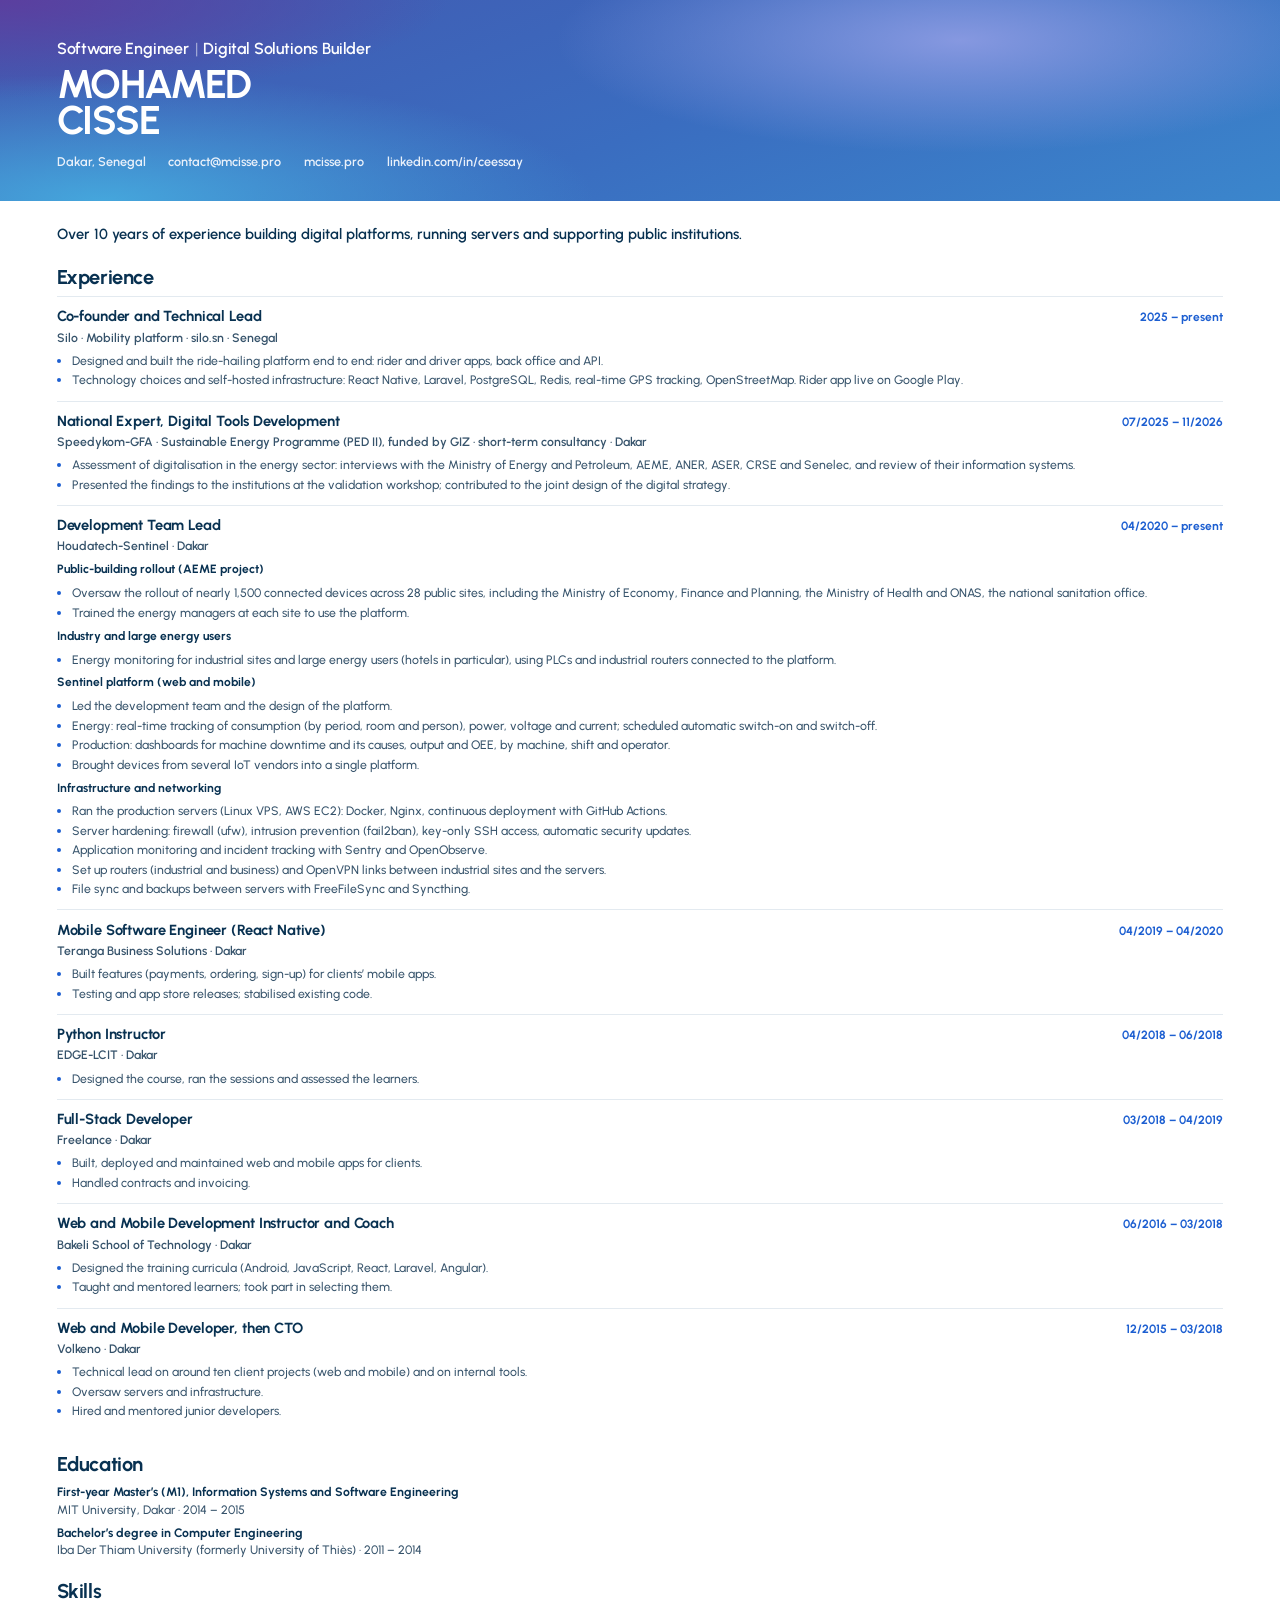
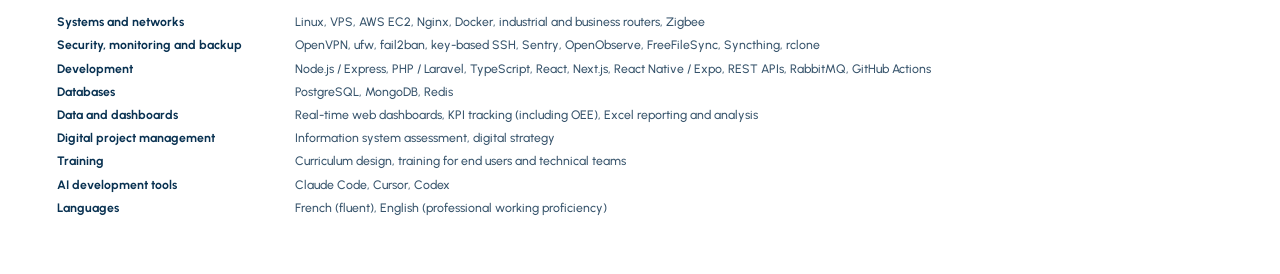
<file: cv/cv-en.html>
<!doctype html>
<html lang="en">
<head>
<meta charset="utf-8">
<title>Résumé · Mohamed CISSE</title>
<meta name="robots" content="noindex">
<link rel="preconnect" href="https://fonts.googleapis.com">
<link rel="stylesheet" href="https://fonts.googleapis.com/css2?family=Urbanist:wght@400;500;600;700&amp;display=swap">
<style>
@page { size: A4; margin: 11mm 0 9mm; }
@page :first { margin-top: 0; }
* { box-sizing: border-box; }
html { -webkit-print-color-adjust: exact; print-color-adjust: exact; }
body { margin: 0; font-family: 'Urbanist', system-ui, sans-serif; color: #083151; font-size: 9.2pt; line-height: 1.4; font-weight: 500; background: #FFFFFF; }
a { color: inherit; text-decoration: none; }
.page { padding: 0 15mm 12mm; }
header {
  color: #FFFFFF; padding: 10mm 15mm 8mm;
  background: radial-gradient(55% 90% at 8% 100%, #45A6DC 0%, rgba(69,166,220,0) 70%), radial-gradient(45% 80% at 75% 20%, #8698E0 0%, rgba(134,152,224,0) 70%), radial-gradient(50% 70% at 0% 0%, #5B3F9F 0%, rgba(91,63,159,0) 70%), linear-gradient(160deg, #4258B0 0%, #3A6DC0 55%, #3B86CC 100%);
}
header .role { margin: 0; font-size: 12pt; font-weight: 600; letter-spacing: -0.01em; }
header .role .sep { opacity: .55; font-weight: 400; margin: 0 .35em; }
header h1 { margin: 1.5mm 0 0; font-size: 30pt; line-height: .9; font-weight: 700; letter-spacing: -0.035em; text-transform: uppercase; }
header .contact { margin: 4mm 0 0; display: flex; flex-wrap: wrap; gap: 1mm 6mm; font-size: 9.5pt; font-weight: 600; color: #EAF1FA; }
h2 { margin: 6mm 0 2.5mm; font-size: 15pt; line-height: 1; font-weight: 700; letter-spacing: -0.02em; break-after: avoid; }
.intro { margin: 6mm 0 0; font-size: 11pt; font-weight: 600; line-height: 1.4; }
.tiles { margin-top: 4mm; display: grid; grid-template-columns: 1fr 1fr; gap: 2.5mm; }
.tile { border-radius: 3mm; padding: 3mm 3.5mm; background: #F1F6FC; break-inside: avoid; }
.tile:nth-child(2) { background: #E6F0FA; } .tile:nth-child(3) { background: #DAE8F7; } .tile:nth-child(4) { background: #CCE0F4; }
.tile b { display: block; font-size: 10.5pt; font-weight: 700; margin-bottom: .8mm; }
.tile span { color: #2E4D69; }
.job { padding: 2.4mm 0 2.6mm; border-top: 1px solid #E3EAF0; }
.job-head, .job .org, .sub { break-after: avoid; }
.job li { break-inside: avoid; }
.job-head { display: flex; justify-content: space-between; align-items: baseline; gap: 4mm; }
.job h3 { margin: 0; font-size: 11pt; font-weight: 700; letter-spacing: -0.01em; }
.job .org { margin: .5mm 0 0; color: #36536B; font-weight: 600; }
.job .date { flex: 0 0 auto; font-size: 9pt; font-weight: 700; color: #1D5FD1; font-variant-numeric: tabular-nums; }
.job ul { margin: 1.6mm 0 0; padding-left: 4mm; color: #36536B; }
.job li { margin: .6mm 0; }
.job li::marker { color: #1D5FD1; }
.sub { margin: 1.8mm 0 0; font-size: 9pt; font-weight: 700; color: #083151; }
.projects { display: grid; grid-template-columns: 1fr 1fr; gap: 2.5mm 6mm; }
.project { padding-top: 2mm; border-top: 1px solid #E3EAF0; break-inside: avoid; }
.project b { font-size: 10.5pt; } .project .y { font-weight: 700; color: #1D5FD1; font-size: 9pt; margin-left: 1.5mm; }
.project p { margin: .8mm 0 0; color: #36536B; } .project a { color: #1D5FD1; font-weight: 700; }
.skills { display: grid; grid-template-columns: 58mm 1fr; gap: 1.6mm 5mm; }
.skills dt { font-weight: 700; } .skills dd { margin: 0; color: #36536B; }
.two { display: grid; grid-template-columns: 1fr 1fr; gap: 6mm; }
.edu p { margin: 0 0 1.6mm; } .edu b { display: block; } .edu span { color: #36536B; }
.keep { break-inside: avoid; }
</style>
</head>
<body>
<header>
  <p class="role">Software Engineer<span class="sep">|</span>Digital Solutions Builder</p>
  <h1>Mohamed<br>CISSE</h1>
  <p class="contact"><span>Dakar, Senegal</span><a href="mailto:contact@mcisse.pro">contact@mcisse.pro</a><a href="https://mcisse.pro/en/">mcisse.pro</a><a href="https://linkedin.com/in/ceessay">linkedin.com/in/ceessay</a></p>
</header>

<div class="page">
  <p class="intro">Over 10 years of experience building digital platforms, running servers and supporting public institutions.</p>

  <h2>Experience</h2>

  <div class="job">
    <div class="job-head"><h3>Co-founder and Technical Lead</h3><span class="date">2025 – present</span></div>
    <p class="org">Silo · Mobility platform · <a href="https://silo.sn">silo.sn</a> · Senegal</p>
    <ul>
      <li>Designed and built the ride-hailing platform end to end: rider and driver apps, back office and API.</li>
      <li>Technology choices and self-hosted infrastructure: React Native, Laravel, PostgreSQL, Redis, real-time GPS tracking, OpenStreetMap. Rider app live on Google Play.</li>
    </ul>
  </div>

  <div class="job">
    <div class="job-head"><h3>National Expert, Digital Tools Development</h3><span class="date">07/2025 – 11/2026</span></div>
    <p class="org">Speedykom-GFA · Sustainable Energy Programme (PED II), funded by GIZ · short-term consultancy · Dakar</p>
    <ul>
      <li>Assessment of digitalisation in the energy sector: interviews with the Ministry of Energy and Petroleum, AEME, ANER, ASER, CRSE and Senelec, and review of their information systems.</li>
      <li>Presented the findings to the institutions at the validation workshop; contributed to the joint design of the digital strategy.</li>
    </ul>
  </div>

  <div class="job long">
    <div class="job-head"><h3>Development Team Lead</h3><span class="date">04/2020 – present</span></div>
    <p class="org">Houdatech-Sentinel · Dakar</p>
    <p class="sub">Public-building rollout (AEME project)</p>
    <ul>
      <li>Oversaw the rollout of nearly 1,500 connected devices across 28 public sites, including the Ministry of Economy, Finance and Planning, the Ministry of Health and ONAS, the national sanitation office.</li>
      <li>Trained the energy managers at each site to use the platform.</li>
    </ul>
    <p class="sub">Industry and large energy users</p>
    <ul>
      <li>Energy monitoring for industrial sites and large energy users (hotels in particular), using PLCs and industrial routers connected to the platform.</li>
    </ul>
    <p class="sub">Sentinel platform (web and mobile)</p>
    <ul>
      <li>Led the development team and the design of the platform.</li>
      <li>Energy: real-time tracking of consumption (by period, room and person), power, voltage and current; scheduled automatic switch-on and switch-off.</li>
      <li>Production: dashboards for machine downtime and its causes, output and OEE, by machine, shift and operator.</li>
      <li>Brought devices from several IoT vendors into a single platform.</li>
    </ul>
    <p class="sub">Infrastructure and networking</p>
    <ul>
      <li>Ran the production servers (Linux VPS, AWS EC2): Docker, Nginx, continuous deployment with GitHub Actions.</li>
      <li>Server hardening: firewall (ufw), intrusion prevention (fail2ban), key-only SSH access, automatic security updates.</li>
      <li>Application monitoring and incident tracking with Sentry and OpenObserve.</li>
      <li>Set up routers (industrial and business) and OpenVPN links between industrial sites and the servers.</li>
      <li>File sync and backups between servers with FreeFileSync and Syncthing.</li>
    </ul>
  </div>

  <div class="job">
    <div class="job-head"><h3>Mobile Software Engineer (React Native)</h3><span class="date">04/2019 – 04/2020</span></div>
    <p class="org">Teranga Business Solutions · Dakar</p>
    <ul>
      <li>Built features (payments, ordering, sign-up) for clients’ mobile apps.</li>
      <li>Testing and app store releases; stabilised existing code.</li>
    </ul>
  </div>

  <div class="job">
    <div class="job-head"><h3>Python Instructor</h3><span class="date">04/2018 – 06/2018</span></div>
    <p class="org">EDGE-LCIT · Dakar</p>
    <ul><li>Designed the course, ran the sessions and assessed the learners.</li></ul>
  </div>

  <div class="job">
    <div class="job-head"><h3>Full-Stack Developer</h3><span class="date">03/2018 – 04/2019</span></div>
    <p class="org">Freelance · Dakar</p>
    <ul>
      <li>Built, deployed and maintained web and mobile apps for clients.</li>
      <li>Handled contracts and invoicing.</li>
    </ul>
  </div>

  <div class="job">
    <div class="job-head"><h3>Web and Mobile Development Instructor and Coach</h3><span class="date">06/2016 – 03/2018</span></div>
    <p class="org">Bakeli School of Technology · Dakar</p>
    <ul>
      <li>Designed the training curricula (Android, JavaScript, React, Laravel, Angular).</li>
      <li>Taught and mentored learners; took part in selecting them.</li>
    </ul>
  </div>

  <div class="job">
    <div class="job-head"><h3>Web and Mobile Developer, then CTO</h3><span class="date">12/2015 – 03/2018</span></div>
    <p class="org">Volkeno · Dakar</p>
    <ul>
      <li>Technical lead on around ten client projects (web and mobile) and on internal tools.</li>
      <li>Oversaw servers and infrastructure.</li>
      <li>Hired and mentored junior developers.</li>
    </ul>
  </div>

  <div class="edu keep">
    <h2>Education</h2>
    <p><b>First-year Master’s (M1), Information Systems and Software Engineering</b><span>MIT University, Dakar · 2014 – 2015</span></p>
    <p><b>Bachelor’s degree in Computer Engineering</b><span>Iba Der Thiam University (formerly University of Thiès) · 2011 – 2014</span></p>
  </div>

  <div>
  <h2>Skills</h2>
  <dl class="skills">
    <dt>Systems and networks</dt><dd>Linux, VPS, AWS EC2, Nginx, Docker, industrial and business routers, Zigbee</dd>
    <dt>Security, monitoring and backup</dt><dd>OpenVPN, ufw, fail2ban, key-based SSH, Sentry, OpenObserve, FreeFileSync, Syncthing, rclone</dd>
    <dt>Development</dt><dd>Node.js / Express, PHP / Laravel, TypeScript, React, Next.js, React Native / Expo, REST APIs, RabbitMQ, GitHub Actions</dd>
    <dt>Databases</dt><dd>PostgreSQL, MongoDB, Redis</dd>
    <dt>Data and dashboards</dt><dd>Real-time web dashboards, KPI tracking (including OEE), Excel reporting and analysis</dd>
    <dt>Digital project management</dt><dd>Information system assessment, digital strategy</dd>
    <dt>Training</dt><dd>Curriculum design, training for end users and technical teams</dd>
    <dt>AI development tools</dt><dd>Claude Code, Cursor, Codex</dd>
    <dt>Languages</dt><dd>French (fluent), English (professional working proficiency)</dd>
  </dl>
  </div>
</div>
</body>
</html>
</file>
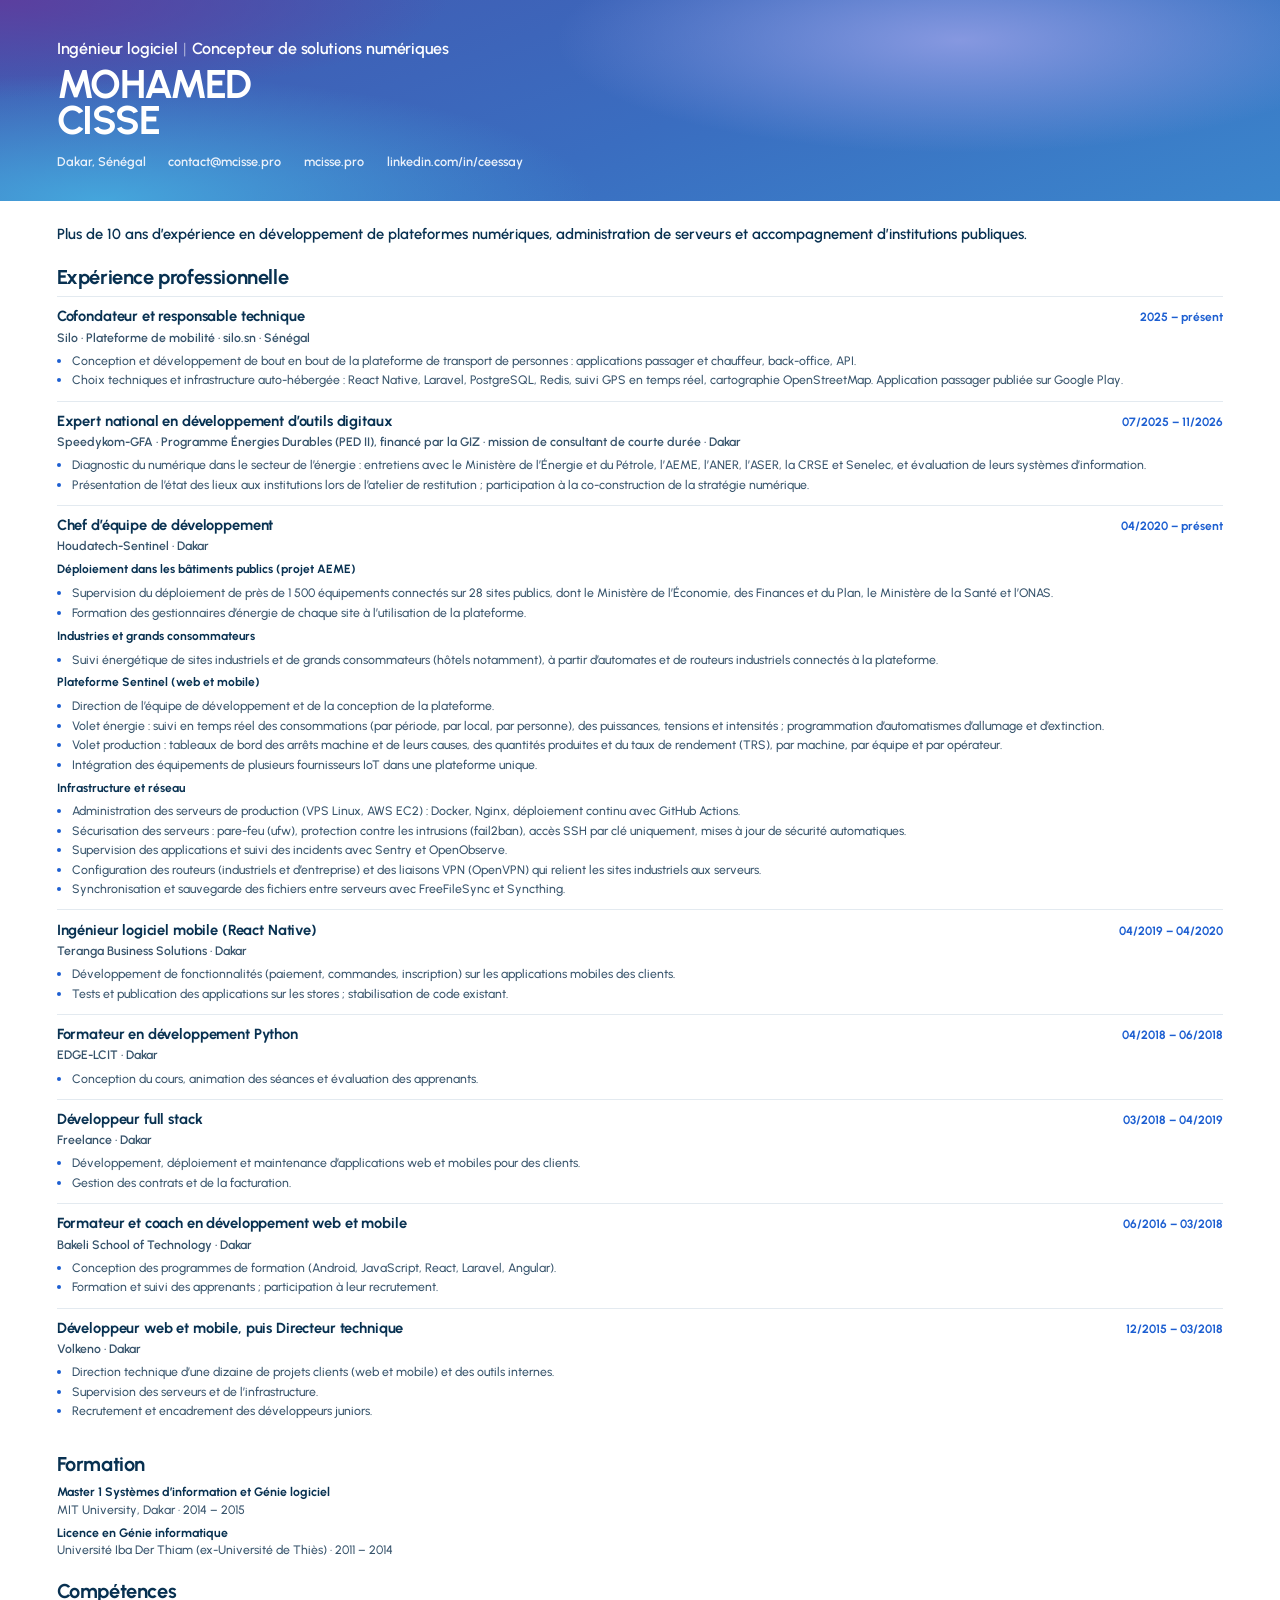
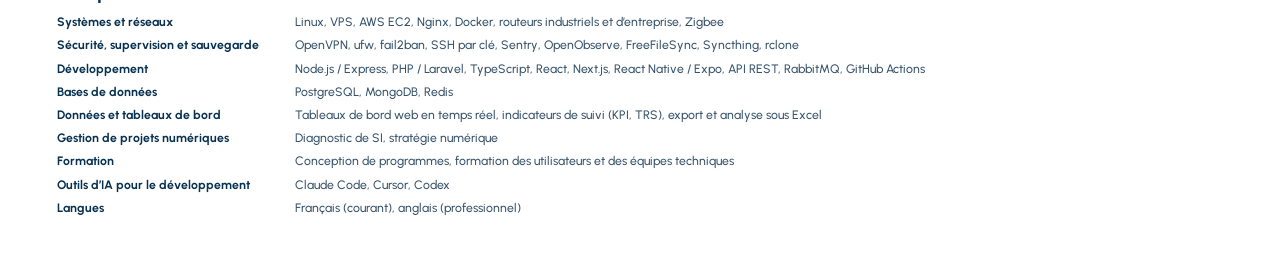
<file: cv/cv.html>
<!doctype html>
<html lang="fr">
<head>
<meta charset="utf-8">
<title>CV · Mohamed CISSE</title>
<meta name="robots" content="noindex">
<link rel="preconnect" href="https://fonts.googleapis.com">
<link rel="stylesheet" href="https://fonts.googleapis.com/css2?family=Urbanist:wght@400;500;600;700&amp;display=swap">
<style>
@page { size: A4; margin: 11mm 0 9mm; }
@page :first { margin-top: 0; }
* { box-sizing: border-box; }
html { -webkit-print-color-adjust: exact; print-color-adjust: exact; }
body { margin: 0; font-family: 'Urbanist', system-ui, sans-serif; color: #083151; font-size: 9.2pt; line-height: 1.4; font-weight: 500; background: #FFFFFF; }
a { color: inherit; text-decoration: none; }
.page { padding: 0 15mm 12mm; }
header {
  color: #FFFFFF; padding: 10mm 15mm 8mm;
  background: radial-gradient(55% 90% at 8% 100%, #45A6DC 0%, rgba(69,166,220,0) 70%), radial-gradient(45% 80% at 75% 20%, #8698E0 0%, rgba(134,152,224,0) 70%), radial-gradient(50% 70% at 0% 0%, #5B3F9F 0%, rgba(91,63,159,0) 70%), linear-gradient(160deg, #4258B0 0%, #3A6DC0 55%, #3B86CC 100%);
}
header .role { margin: 0; font-size: 12pt; font-weight: 600; letter-spacing: -0.01em; }
header .role .sep { opacity: .55; font-weight: 400; margin: 0 .35em; }
header h1 { margin: 1.5mm 0 0; font-size: 30pt; line-height: .9; font-weight: 700; letter-spacing: -0.035em; text-transform: uppercase; }
header .contact { margin: 4mm 0 0; display: flex; flex-wrap: wrap; gap: 1mm 6mm; font-size: 9.5pt; font-weight: 600; color: #EAF1FA; }
h2 { margin: 6mm 0 2.5mm; font-size: 15pt; line-height: 1; font-weight: 700; letter-spacing: -0.02em; break-after: avoid; }
.intro { margin: 6mm 0 0; font-size: 11pt; font-weight: 600; line-height: 1.4; }
.tiles { margin-top: 4mm; display: grid; grid-template-columns: 1fr 1fr; gap: 2.5mm; }
.tile { border-radius: 3mm; padding: 3mm 3.5mm; background: #F1F6FC; break-inside: avoid; }
.tile:nth-child(2) { background: #E6F0FA; } .tile:nth-child(3) { background: #DAE8F7; } .tile:nth-child(4) { background: #CCE0F4; }
.tile b { display: block; font-size: 10.5pt; font-weight: 700; margin-bottom: .8mm; }
.tile span { color: #2E4D69; }
.job { padding: 2.4mm 0 2.6mm; border-top: 1px solid #E3EAF0; }
.job-head, .job .org, .sub { break-after: avoid; }
.job li { break-inside: avoid; }
.job-head { display: flex; justify-content: space-between; align-items: baseline; gap: 4mm; }
.job h3 { margin: 0; font-size: 11pt; font-weight: 700; letter-spacing: -0.01em; }
.job .org { margin: .5mm 0 0; color: #36536B; font-weight: 600; }
.job .date { flex: 0 0 auto; font-size: 9pt; font-weight: 700; color: #1D5FD1; font-variant-numeric: tabular-nums; }
.job ul { margin: 1.6mm 0 0; padding-left: 4mm; color: #36536B; }
.job li { margin: .6mm 0; }
.job li::marker { color: #1D5FD1; }
.sub { margin: 1.8mm 0 0; font-size: 9pt; font-weight: 700; color: #083151; }
.projects { display: grid; grid-template-columns: 1fr 1fr; gap: 2.5mm 6mm; }
.project { padding-top: 2mm; border-top: 1px solid #E3EAF0; break-inside: avoid; }
.project b { font-size: 10.5pt; } .project .y { font-weight: 700; color: #1D5FD1; font-size: 9pt; margin-left: 1.5mm; }
.project p { margin: .8mm 0 0; color: #36536B; } .project a { color: #1D5FD1; font-weight: 700; }
.skills { display: grid; grid-template-columns: 58mm 1fr; gap: 1.6mm 5mm; }
.skills dt { font-weight: 700; } .skills dd { margin: 0; color: #36536B; }
.two { display: grid; grid-template-columns: 1fr 1fr; gap: 6mm; }
.edu p { margin: 0 0 1.6mm; } .edu b { display: block; } .edu span { color: #36536B; }
.keep { break-inside: avoid; }
</style>
</head>
<body>
<header>
  <p class="role">Ingénieur logiciel<span class="sep">|</span>Concepteur de solutions numériques</p>
  <h1>Mohamed<br>CISSE</h1>
  <p class="contact"><span>Dakar, Sénégal</span><a href="mailto:contact@mcisse.pro">contact@mcisse.pro</a><a href="https://mcisse.pro">mcisse.pro</a><a href="https://linkedin.com/in/ceessay">linkedin.com/in/ceessay</a></p>
</header>

<div class="page">
  <p class="intro">Plus de 10 ans d’expérience en développement de plateformes numériques, administration de serveurs et accompagnement d’institutions publiques.</p>

  <h2>Expérience professionnelle</h2>

  <div class="job">
    <div class="job-head"><h3>Cofondateur et responsable technique</h3><span class="date">2025 – présent</span></div>
    <p class="org">Silo · Plateforme de mobilité · <a href="https://silo.sn">silo.sn</a> · Sénégal</p>
    <ul>
      <li>Conception et développement de bout en bout de la plateforme de transport de personnes : applications passager et chauffeur, back-office, API.</li>
      <li>Choix techniques et infrastructure auto-hébergée : React Native, Laravel, PostgreSQL, Redis, suivi GPS en temps réel, cartographie OpenStreetMap. Application passager publiée sur Google Play.</li>
    </ul>
  </div>

  <div class="job">
    <div class="job-head"><h3>Expert national en développement d’outils digitaux</h3><span class="date">07/2025 – 11/2026</span></div>
    <p class="org">Speedykom-GFA · Programme Énergies Durables (PED II), financé par la GIZ · mission de consultant de courte durée · Dakar</p>
    <ul>
      <li>Diagnostic du numérique dans le secteur de l’énergie : entretiens avec le Ministère de l’Énergie et du Pétrole, l’AEME, l’ANER, l’ASER, la CRSE et Senelec, et évaluation de leurs systèmes d’information.</li>
      <li>Présentation de l’état des lieux aux institutions lors de l’atelier de restitution ; participation à la co-construction de la stratégie numérique.</li>
    </ul>
  </div>

  <div class="job long">
    <div class="job-head"><h3>Chef d’équipe de développement</h3><span class="date">04/2020 – présent</span></div>
    <p class="org">Houdatech-Sentinel · Dakar</p>
    <p class="sub">Déploiement dans les bâtiments publics (projet AEME)</p>
    <ul>
      <li>Supervision du déploiement de près de 1 500 équipements connectés sur 28 sites publics, dont le Ministère de l’Économie, des Finances et du Plan, le Ministère de la Santé et l’ONAS.</li>
      <li>Formation des gestionnaires d’énergie de chaque site à l’utilisation de la plateforme.</li>
    </ul>
    <p class="sub">Industries et grands consommateurs</p>
    <ul>
      <li>Suivi énergétique de sites industriels et de grands consommateurs (hôtels notamment), à partir d’automates et de routeurs industriels connectés à la plateforme.</li>
    </ul>
    <p class="sub">Plateforme Sentinel (web et mobile)</p>
    <ul>
      <li>Direction de l’équipe de développement et de la conception de la plateforme.</li>
      <li>Volet énergie : suivi en temps réel des consommations (par période, par local, par personne), des puissances, tensions et intensités ; programmation d’automatismes d’allumage et d’extinction.</li>
      <li>Volet production : tableaux de bord des arrêts machine et de leurs causes, des quantités produites et du taux de rendement (TRS), par machine, par équipe et par opérateur.</li>
      <li>Intégration des équipements de plusieurs fournisseurs IoT dans une plateforme unique.</li>
    </ul>
    <p class="sub">Infrastructure et réseau</p>
    <ul>
      <li>Administration des serveurs de production (VPS Linux, AWS EC2) : Docker, Nginx, déploiement continu avec GitHub Actions.</li>
      <li>Sécurisation des serveurs : pare-feu (ufw), protection contre les intrusions (fail2ban), accès SSH par clé uniquement, mises à jour de sécurité automatiques.</li>
      <li>Supervision des applications et suivi des incidents avec Sentry et OpenObserve.</li>
      <li>Configuration des routeurs (industriels et d’entreprise) et des liaisons VPN (OpenVPN) qui relient les sites industriels aux serveurs.</li>
      <li>Synchronisation et sauvegarde des fichiers entre serveurs avec FreeFileSync et Syncthing.</li>
    </ul>
  </div>

  <div class="job">
    <div class="job-head"><h3>Ingénieur logiciel mobile (React Native)</h3><span class="date">04/2019 – 04/2020</span></div>
    <p class="org">Teranga Business Solutions · Dakar</p>
    <ul>
      <li>Développement de fonctionnalités (paiement, commandes, inscription) sur les applications mobiles des clients.</li>
      <li>Tests et publication des applications sur les stores ; stabilisation de code existant.</li>
    </ul>
  </div>

  <div class="job">
    <div class="job-head"><h3>Formateur en développement Python</h3><span class="date">04/2018 – 06/2018</span></div>
    <p class="org">EDGE-LCIT · Dakar</p>
    <ul><li>Conception du cours, animation des séances et évaluation des apprenants.</li></ul>
  </div>

  <div class="job">
    <div class="job-head"><h3>Développeur full stack</h3><span class="date">03/2018 – 04/2019</span></div>
    <p class="org">Freelance · Dakar</p>
    <ul>
      <li>Développement, déploiement et maintenance d’applications web et mobiles pour des clients.</li>
      <li>Gestion des contrats et de la facturation.</li>
    </ul>
  </div>

  <div class="job">
    <div class="job-head"><h3>Formateur et coach en développement web et mobile</h3><span class="date">06/2016 – 03/2018</span></div>
    <p class="org">Bakeli School of Technology · Dakar</p>
    <ul>
      <li>Conception des programmes de formation (Android, JavaScript, React, Laravel, Angular).</li>
      <li>Formation et suivi des apprenants ; participation à leur recrutement.</li>
    </ul>
  </div>

  <div class="job">
    <div class="job-head"><h3>Développeur web et mobile, puis Directeur technique</h3><span class="date">12/2015 – 03/2018</span></div>
    <p class="org">Volkeno · Dakar</p>
    <ul>
      <li>Direction technique d’une dizaine de projets clients (web et mobile) et des outils internes.</li>
      <li>Supervision des serveurs et de l’infrastructure.</li>
      <li>Recrutement et encadrement des développeurs juniors.</li>
    </ul>
  </div>

  <div class="edu keep">
    <h2>Formation</h2>
    <p><b>Master 1 Systèmes d’information et Génie logiciel</b><span>MIT University, Dakar · 2014 – 2015</span></p>
    <p><b>Licence en Génie informatique</b><span>Université Iba Der Thiam (ex-Université de Thiès) · 2011 – 2014</span></p>
  </div>

  <div>
  <h2>Compétences</h2>
  <dl class="skills">
    <dt>Systèmes et réseaux</dt><dd>Linux, VPS, AWS EC2, Nginx, Docker, routeurs industriels et d’entreprise, Zigbee</dd>
    <dt>Sécurité, supervision et sauvegarde</dt><dd>OpenVPN, ufw, fail2ban, SSH par clé, Sentry, OpenObserve, FreeFileSync, Syncthing, rclone</dd>
    <dt>Développement</dt><dd>Node.js / Express, PHP / Laravel, TypeScript, React, Next.js, React Native / Expo, API REST, RabbitMQ, GitHub Actions</dd>
    <dt>Bases de données</dt><dd>PostgreSQL, MongoDB, Redis</dd>
    <dt>Données et tableaux de bord</dt><dd>Tableaux de bord web en temps réel, indicateurs de suivi (KPI, TRS), export et analyse sous Excel</dd>
    <dt>Gestion de projets numériques</dt><dd>Diagnostic de SI, stratégie numérique</dd>
    <dt>Formation</dt><dd>Conception de programmes, formation des utilisateurs et des équipes techniques</dd>
    <dt>Outils d’IA pour le développement</dt><dd>Claude Code, Cursor, Codex</dd>
    <dt>Langues</dt><dd>Français (courant), anglais (professionnel)</dd>
  </dl>
  </div>
</div>
</body>
</html>
</file>
